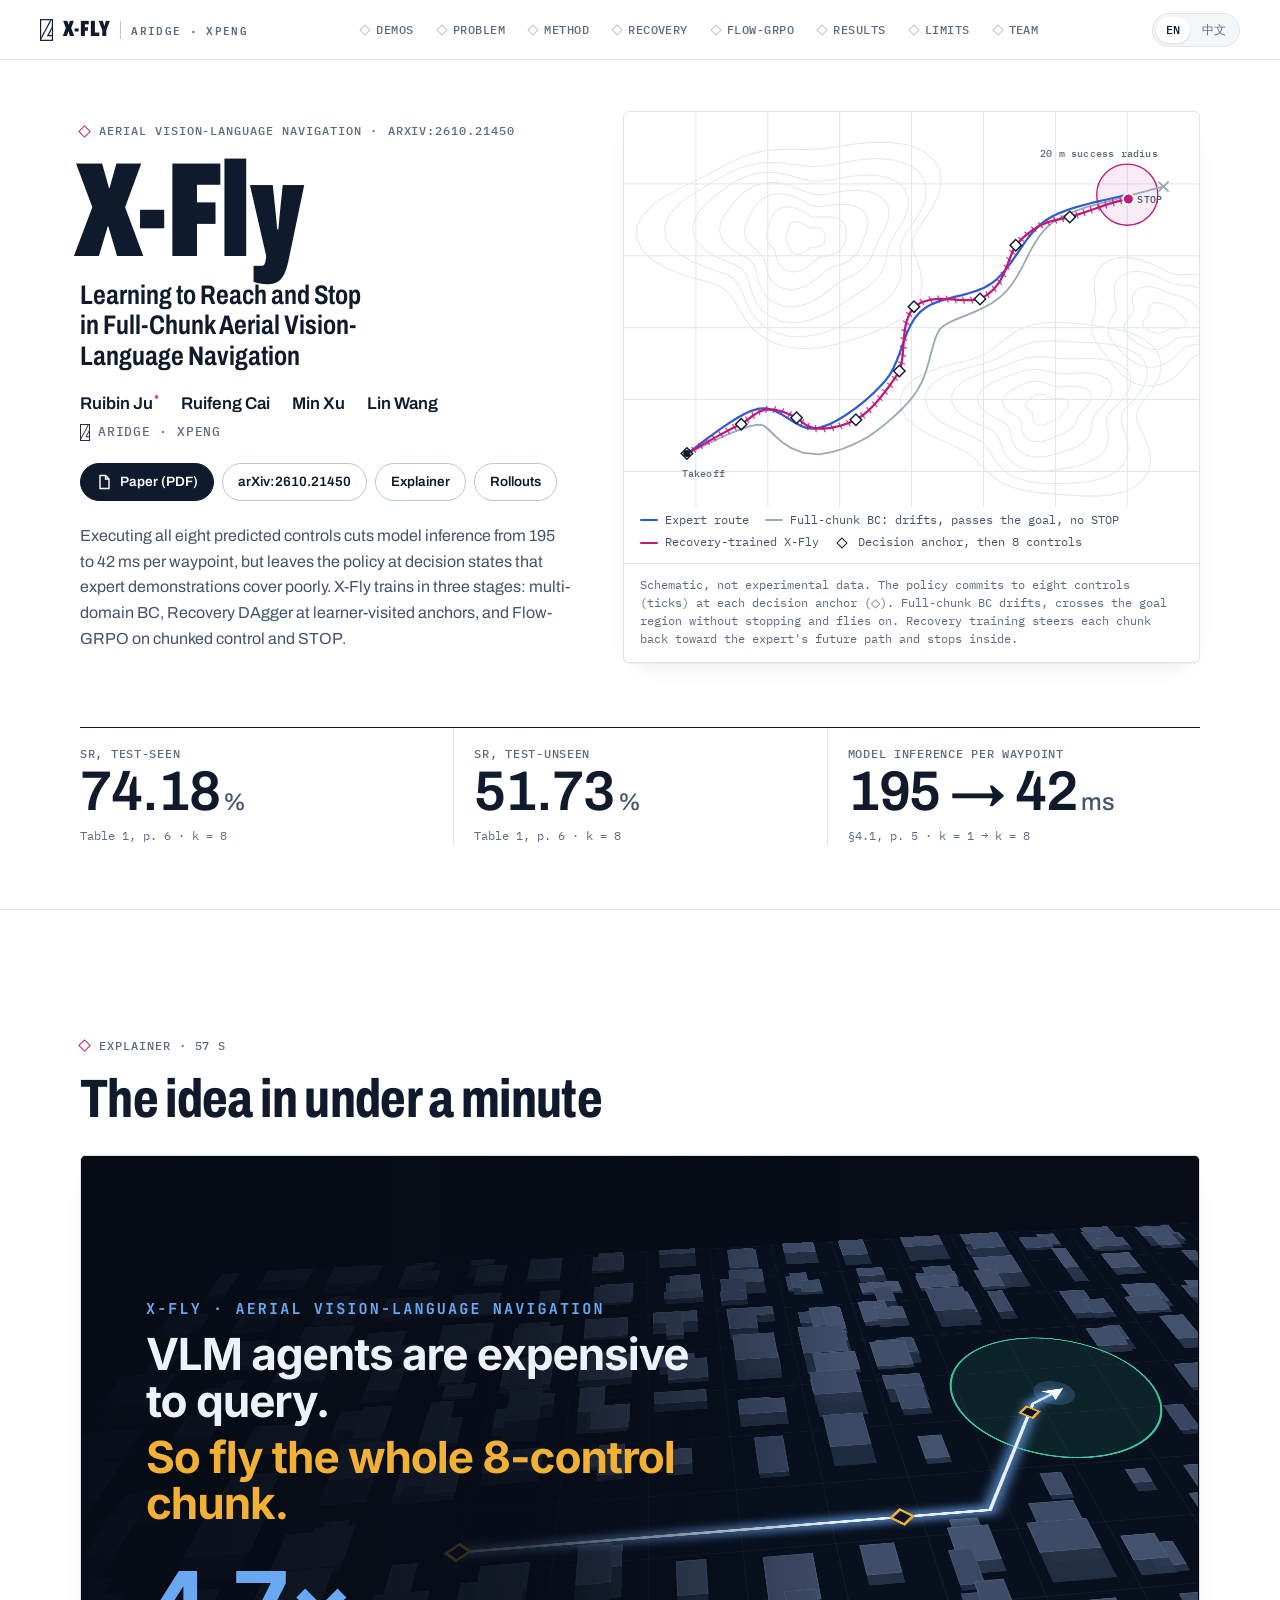
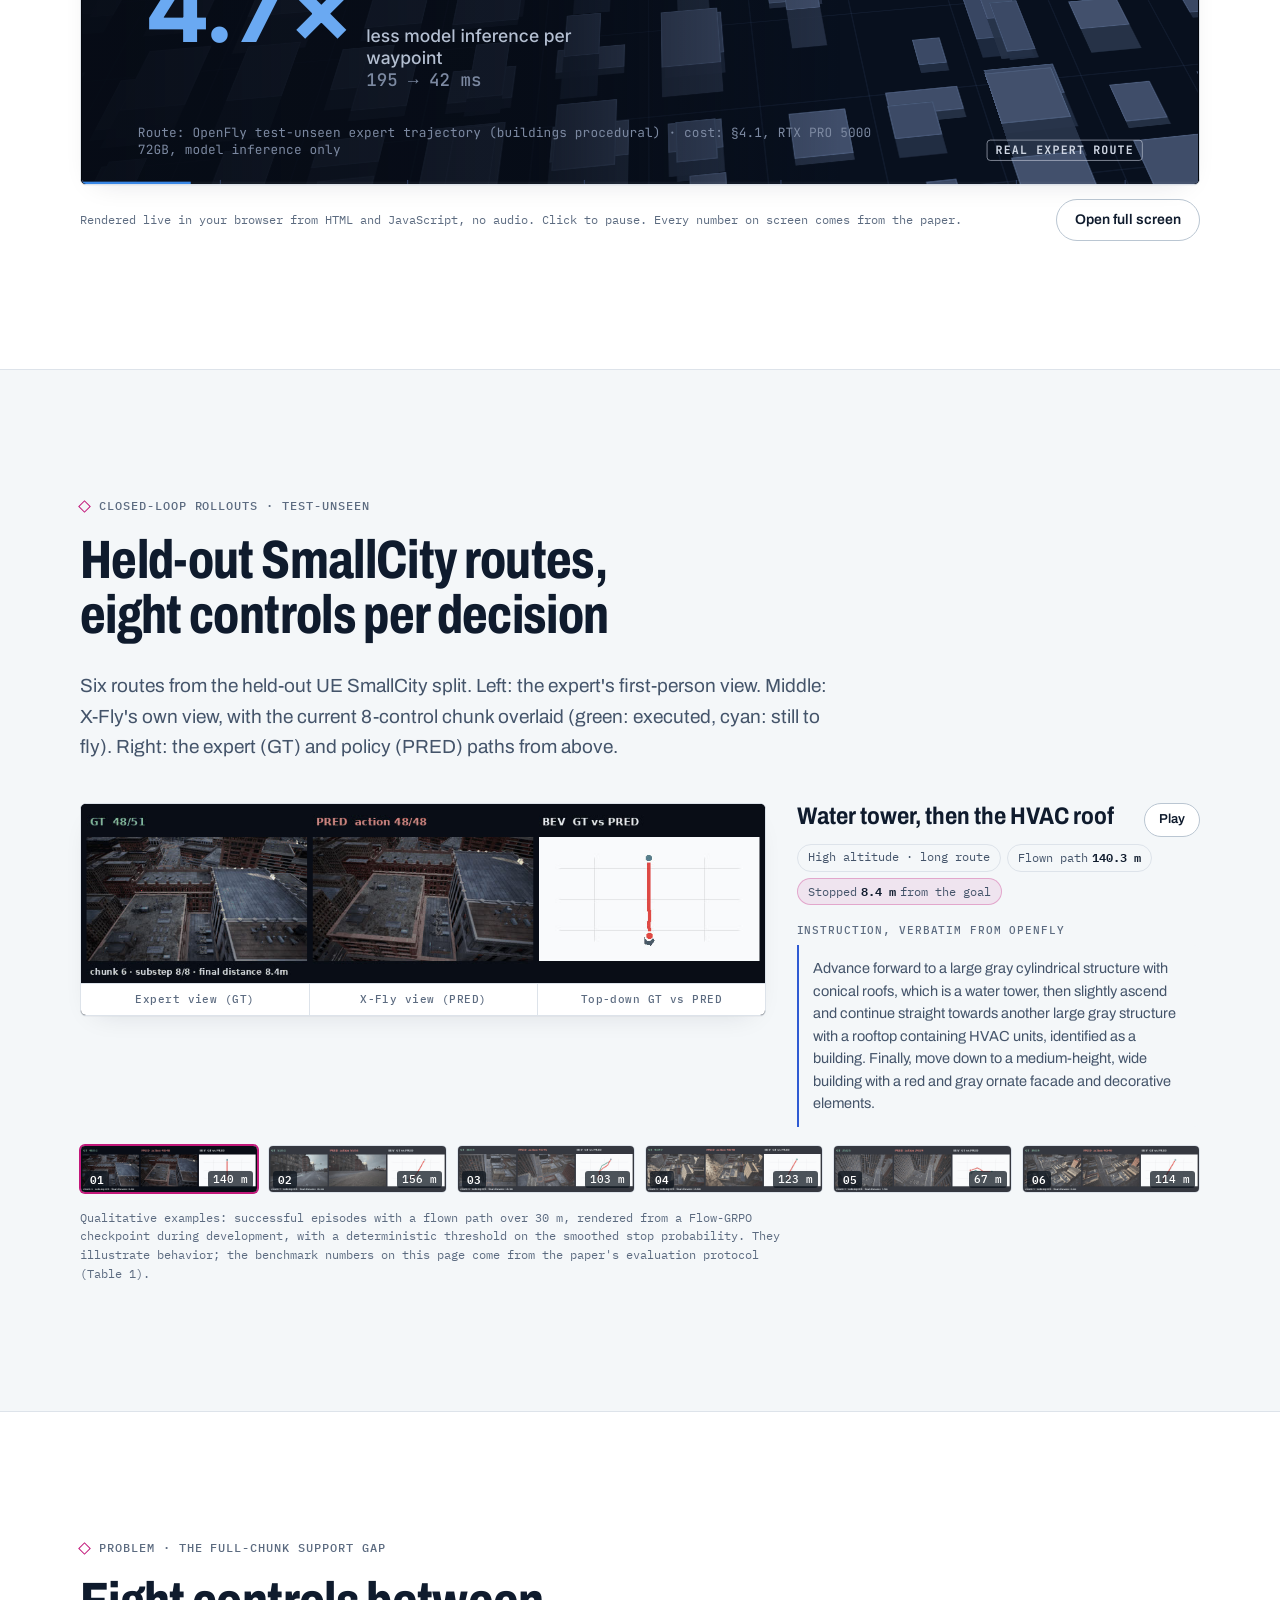
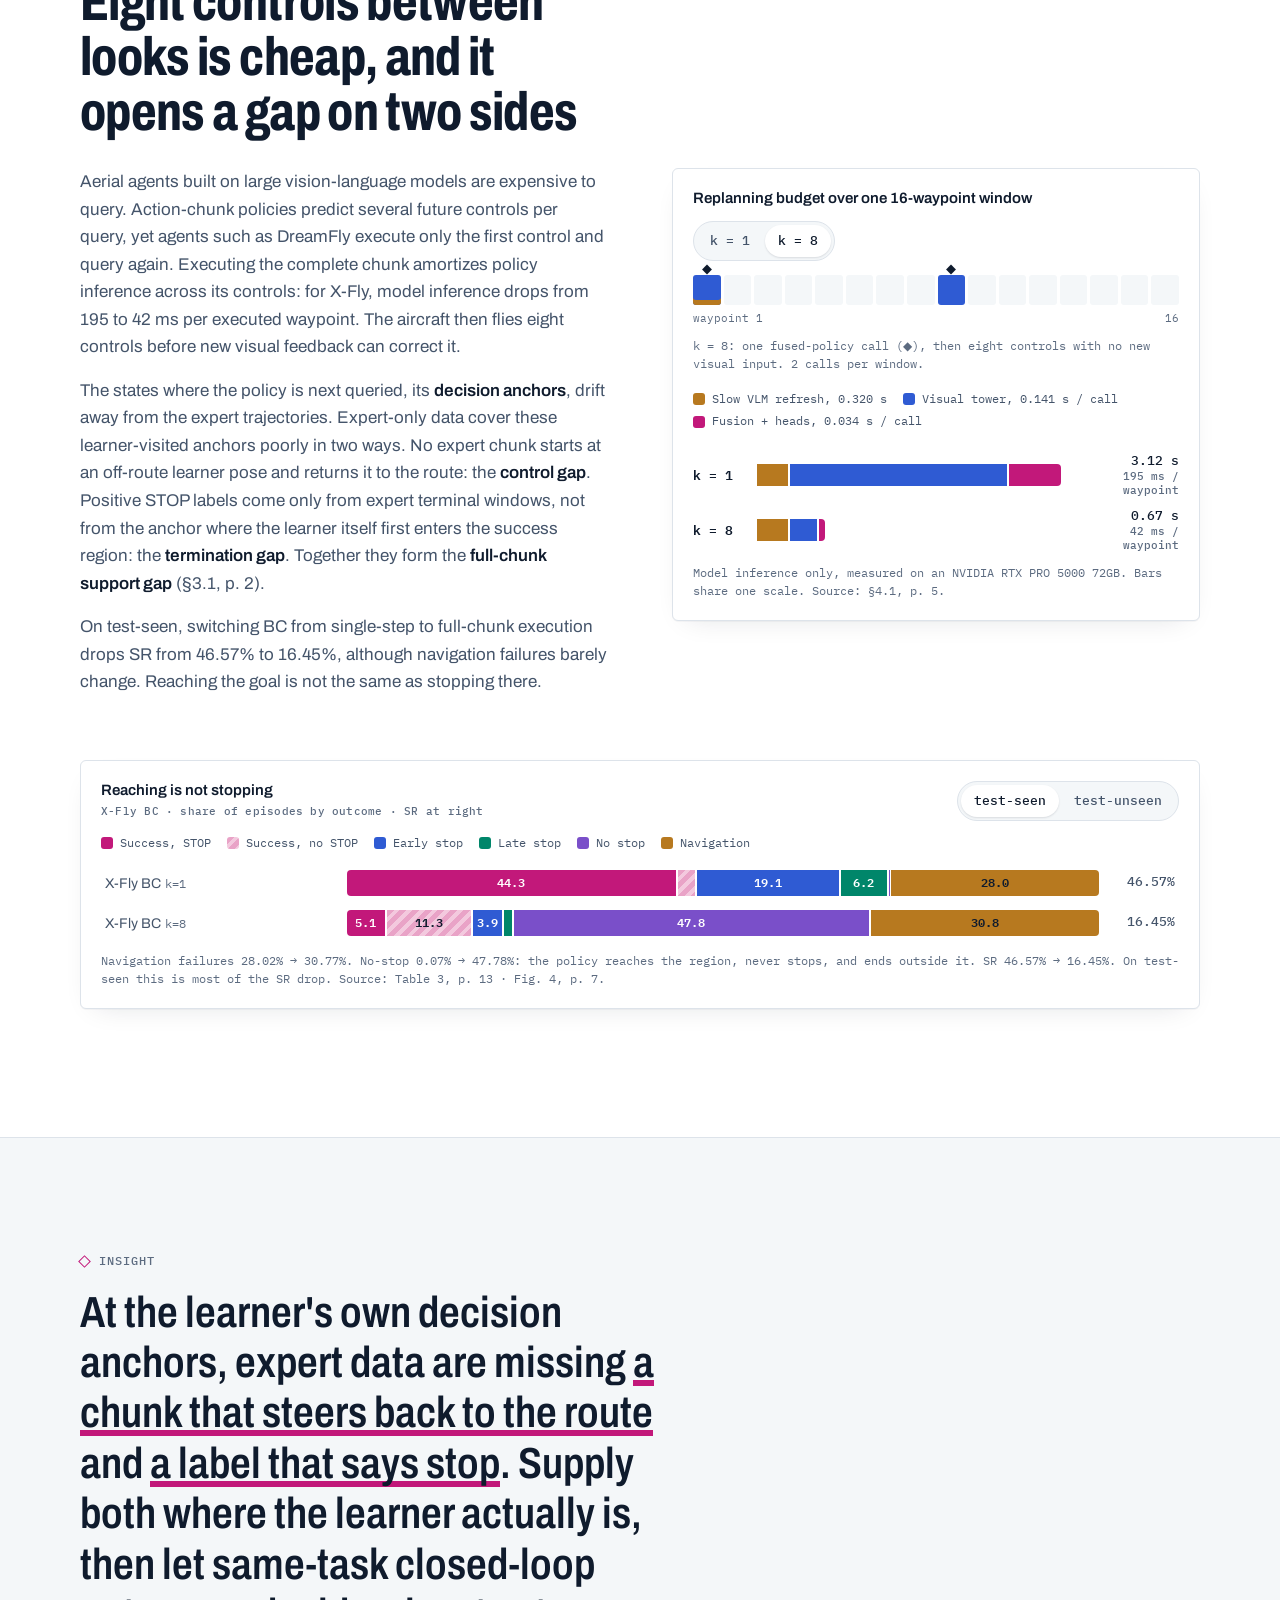
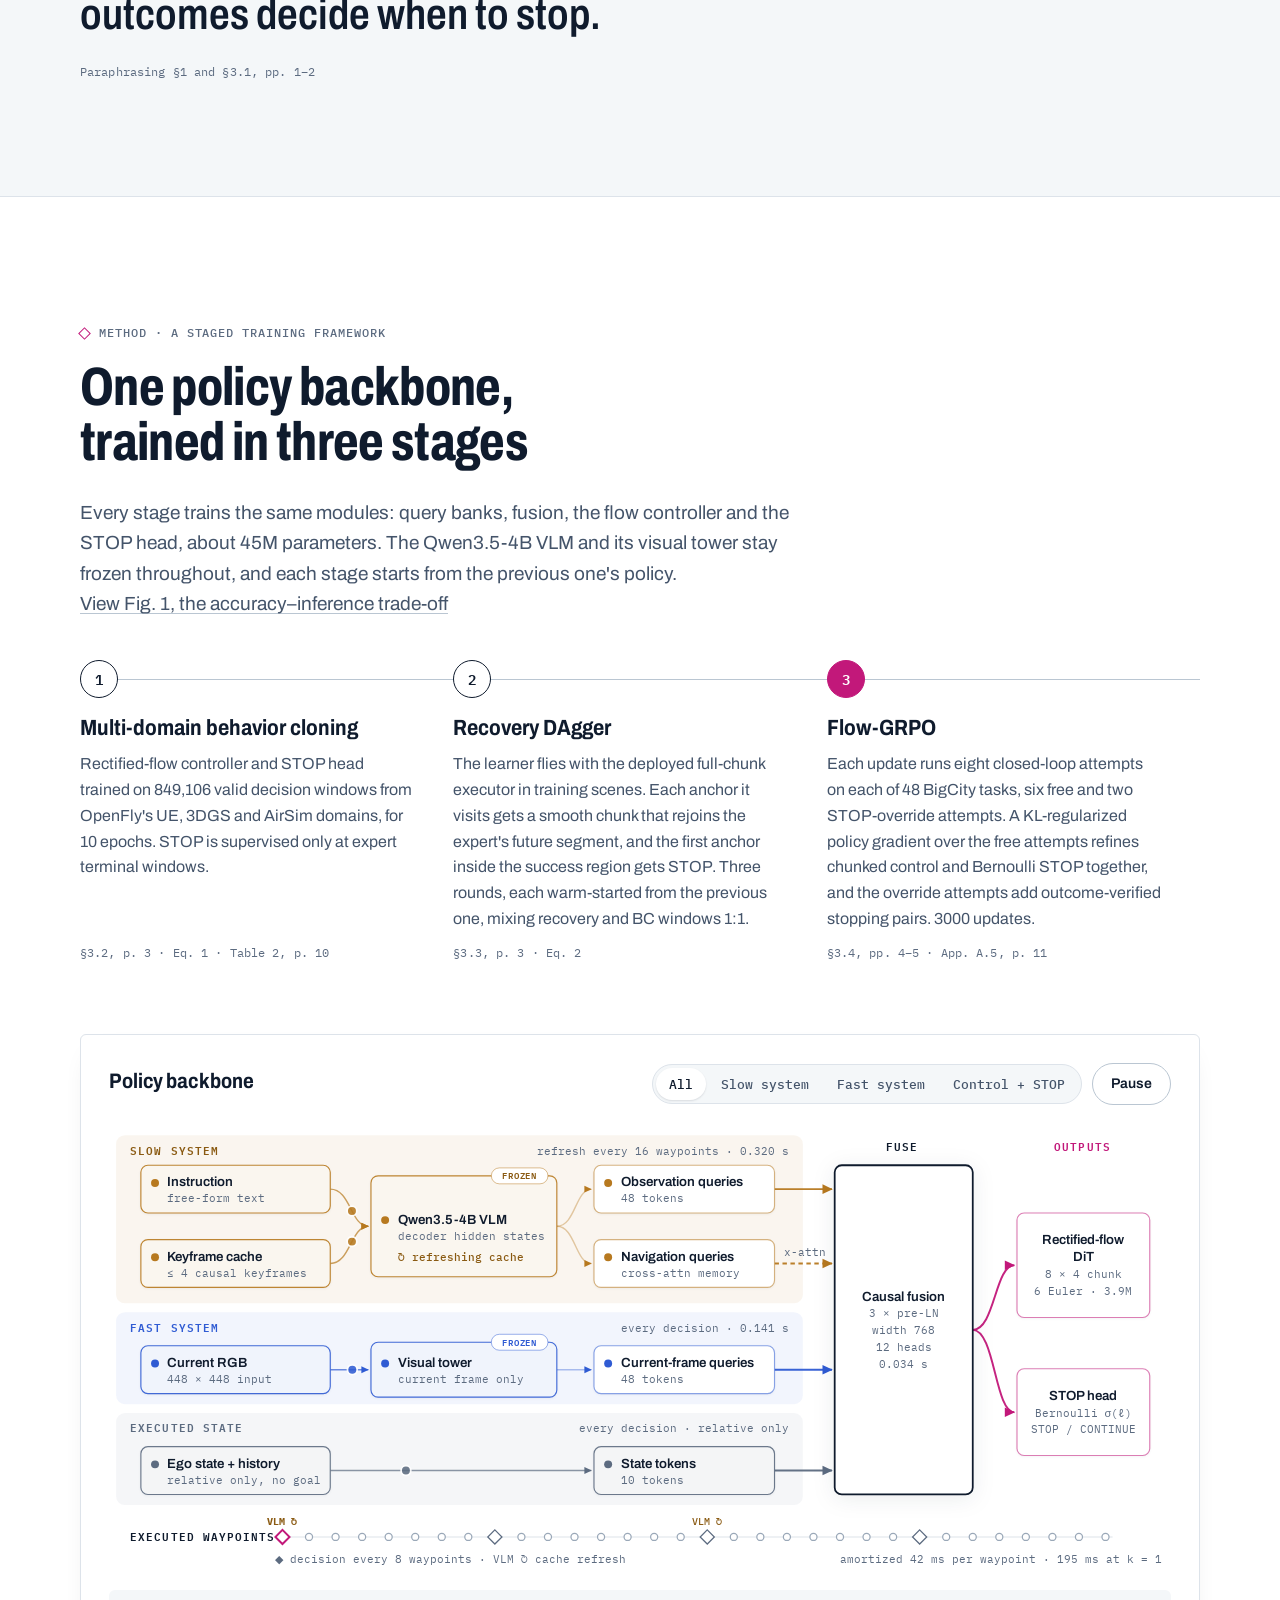
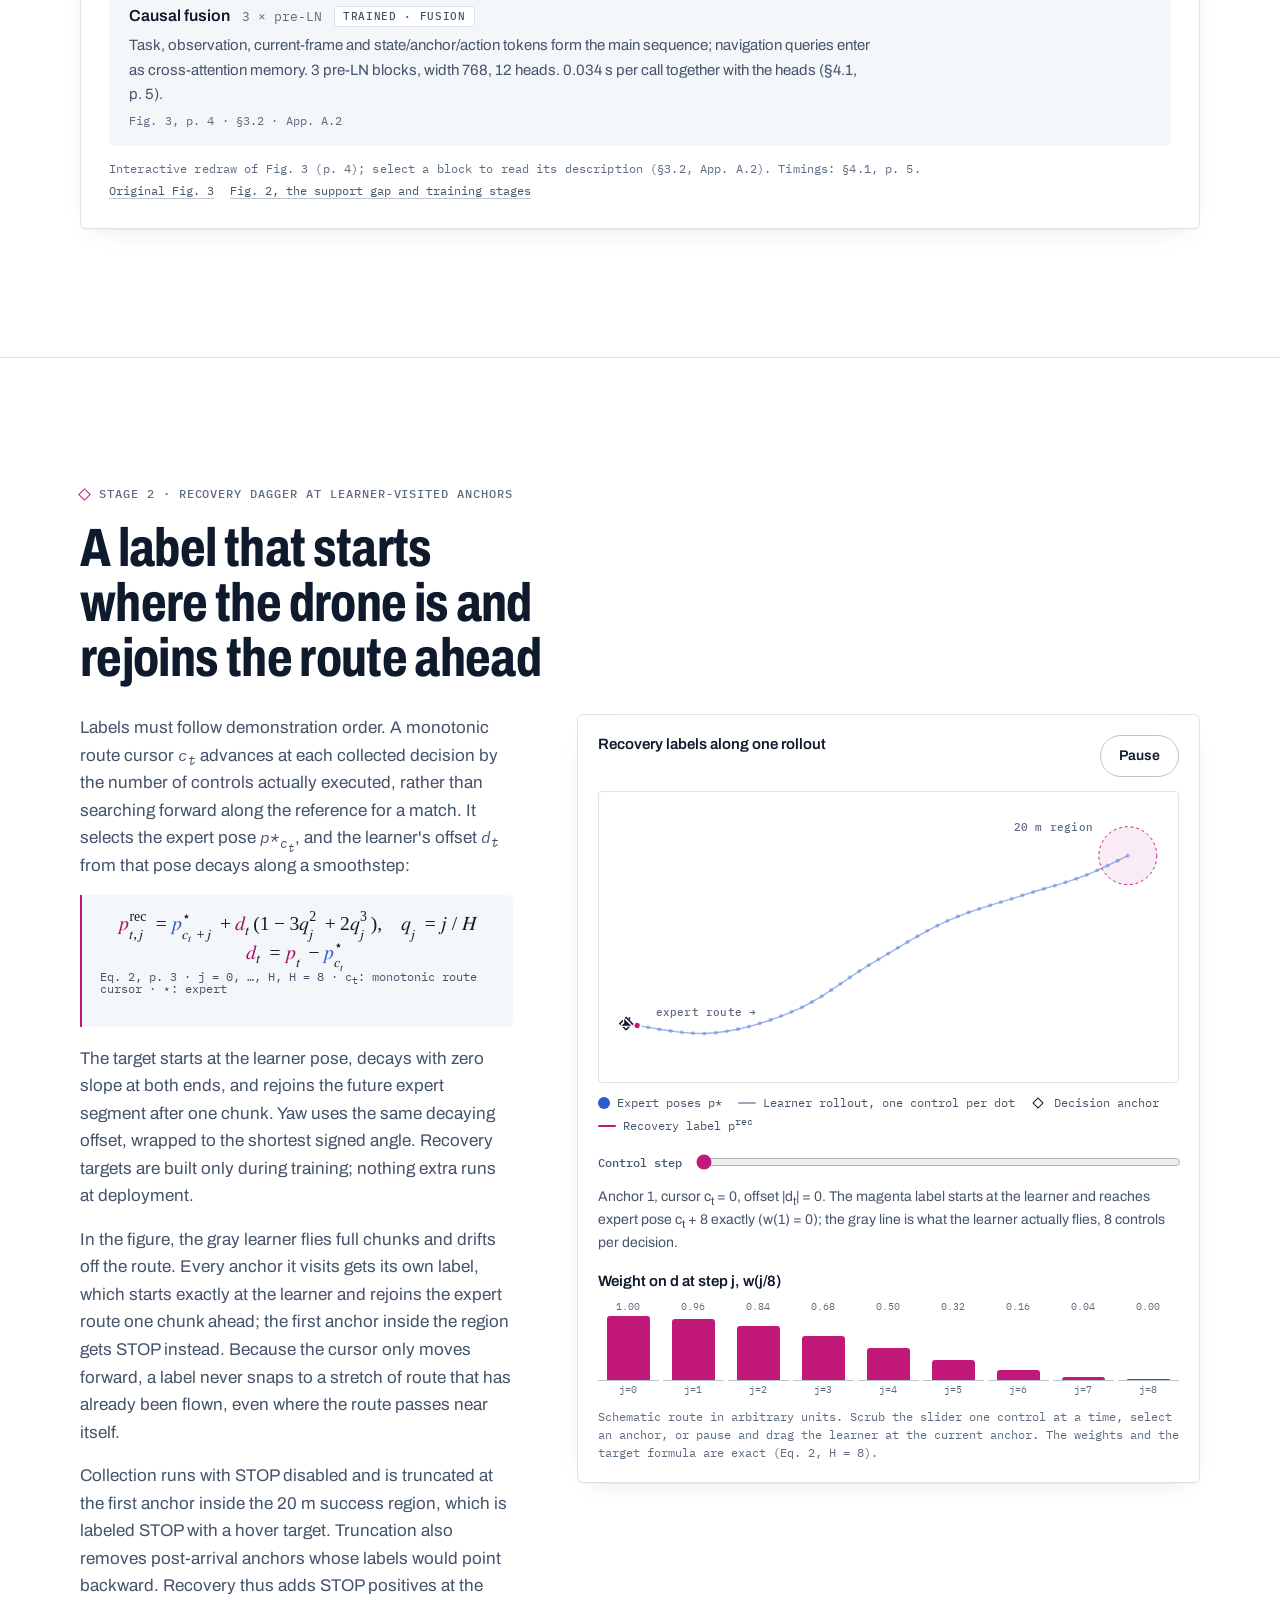
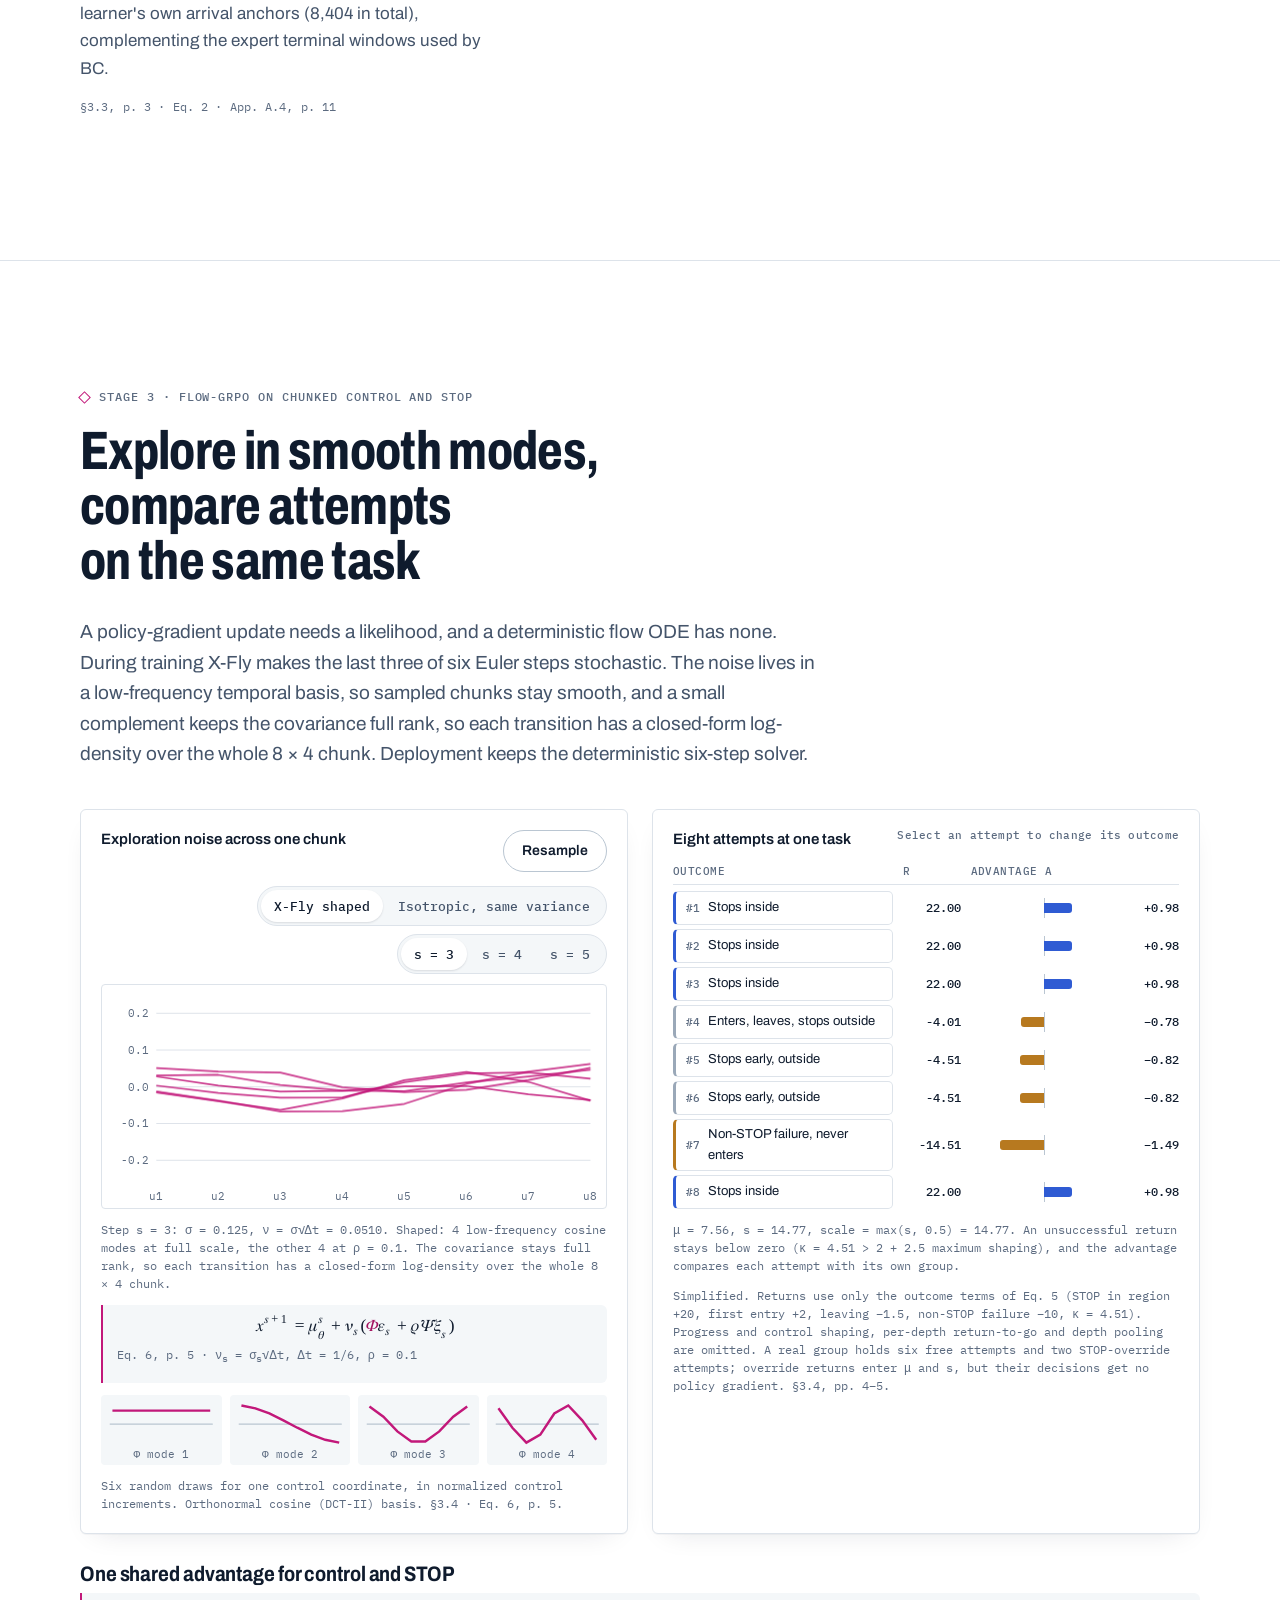
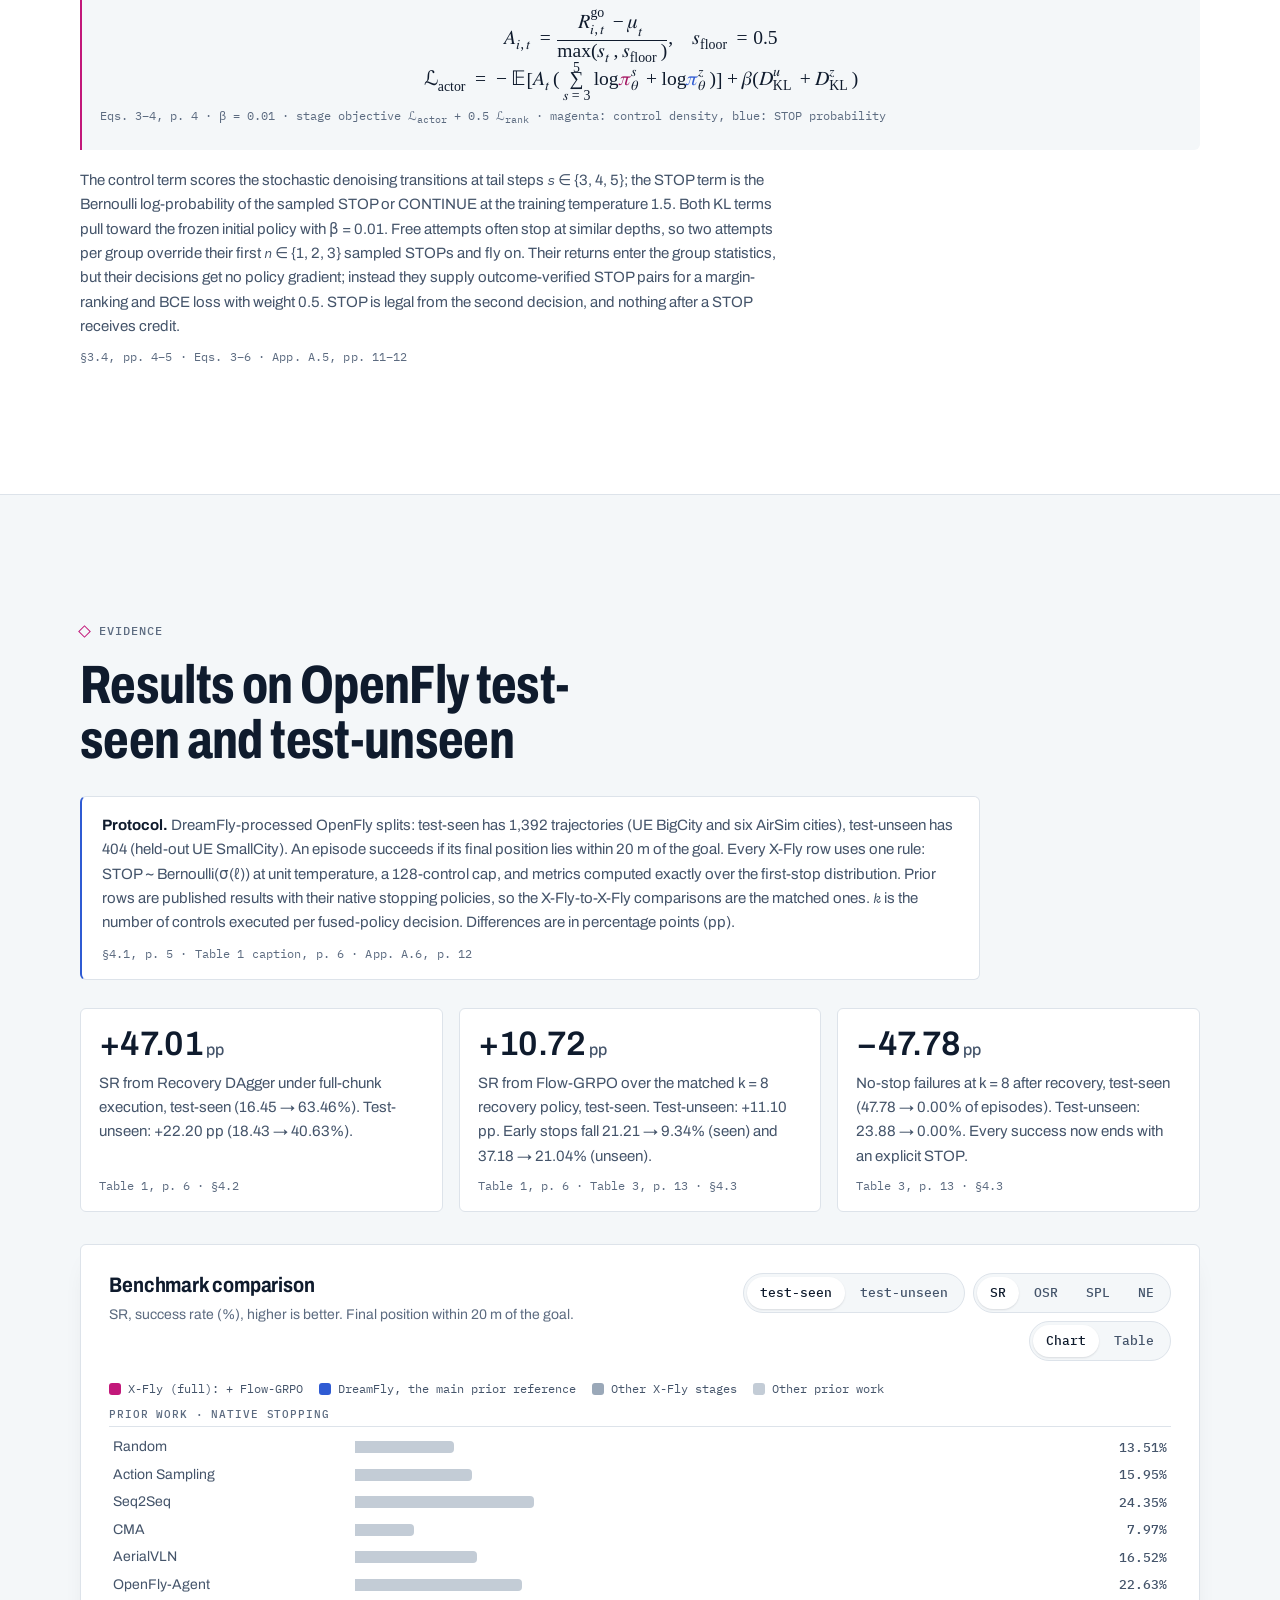
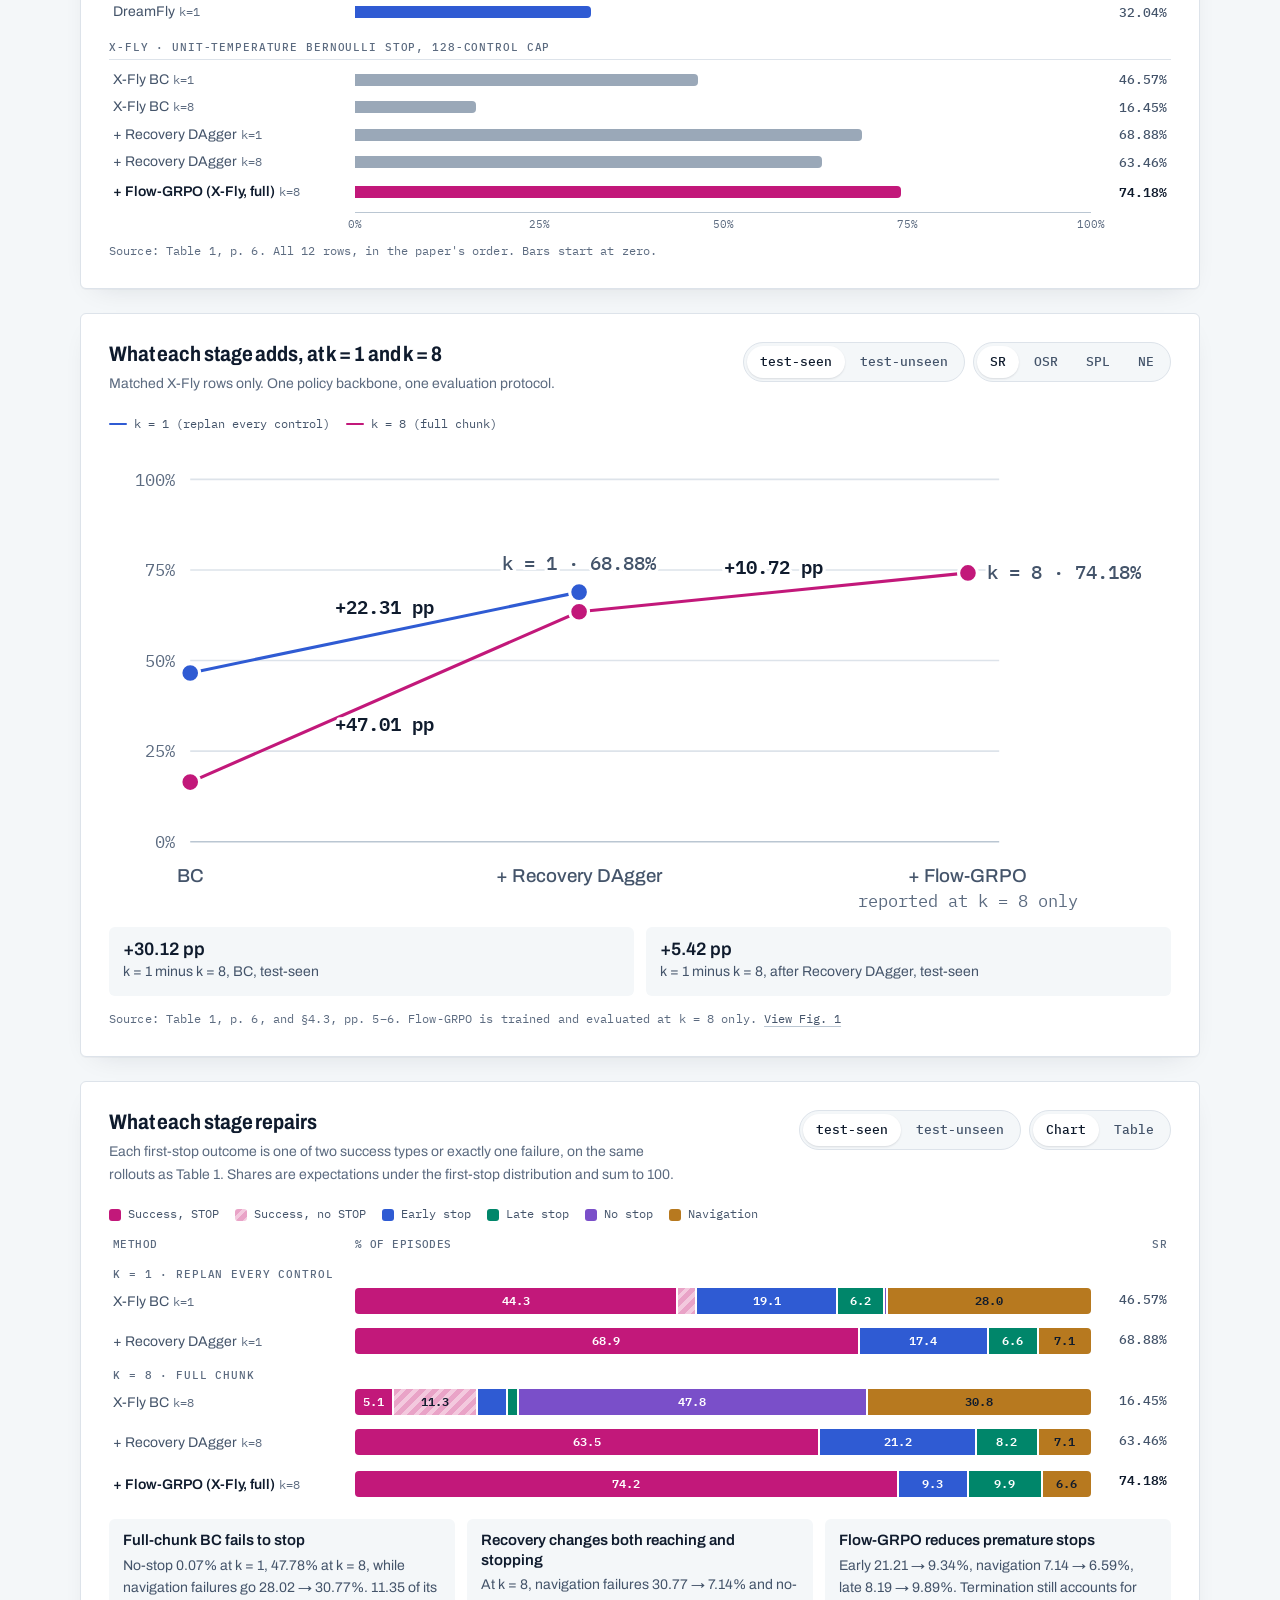
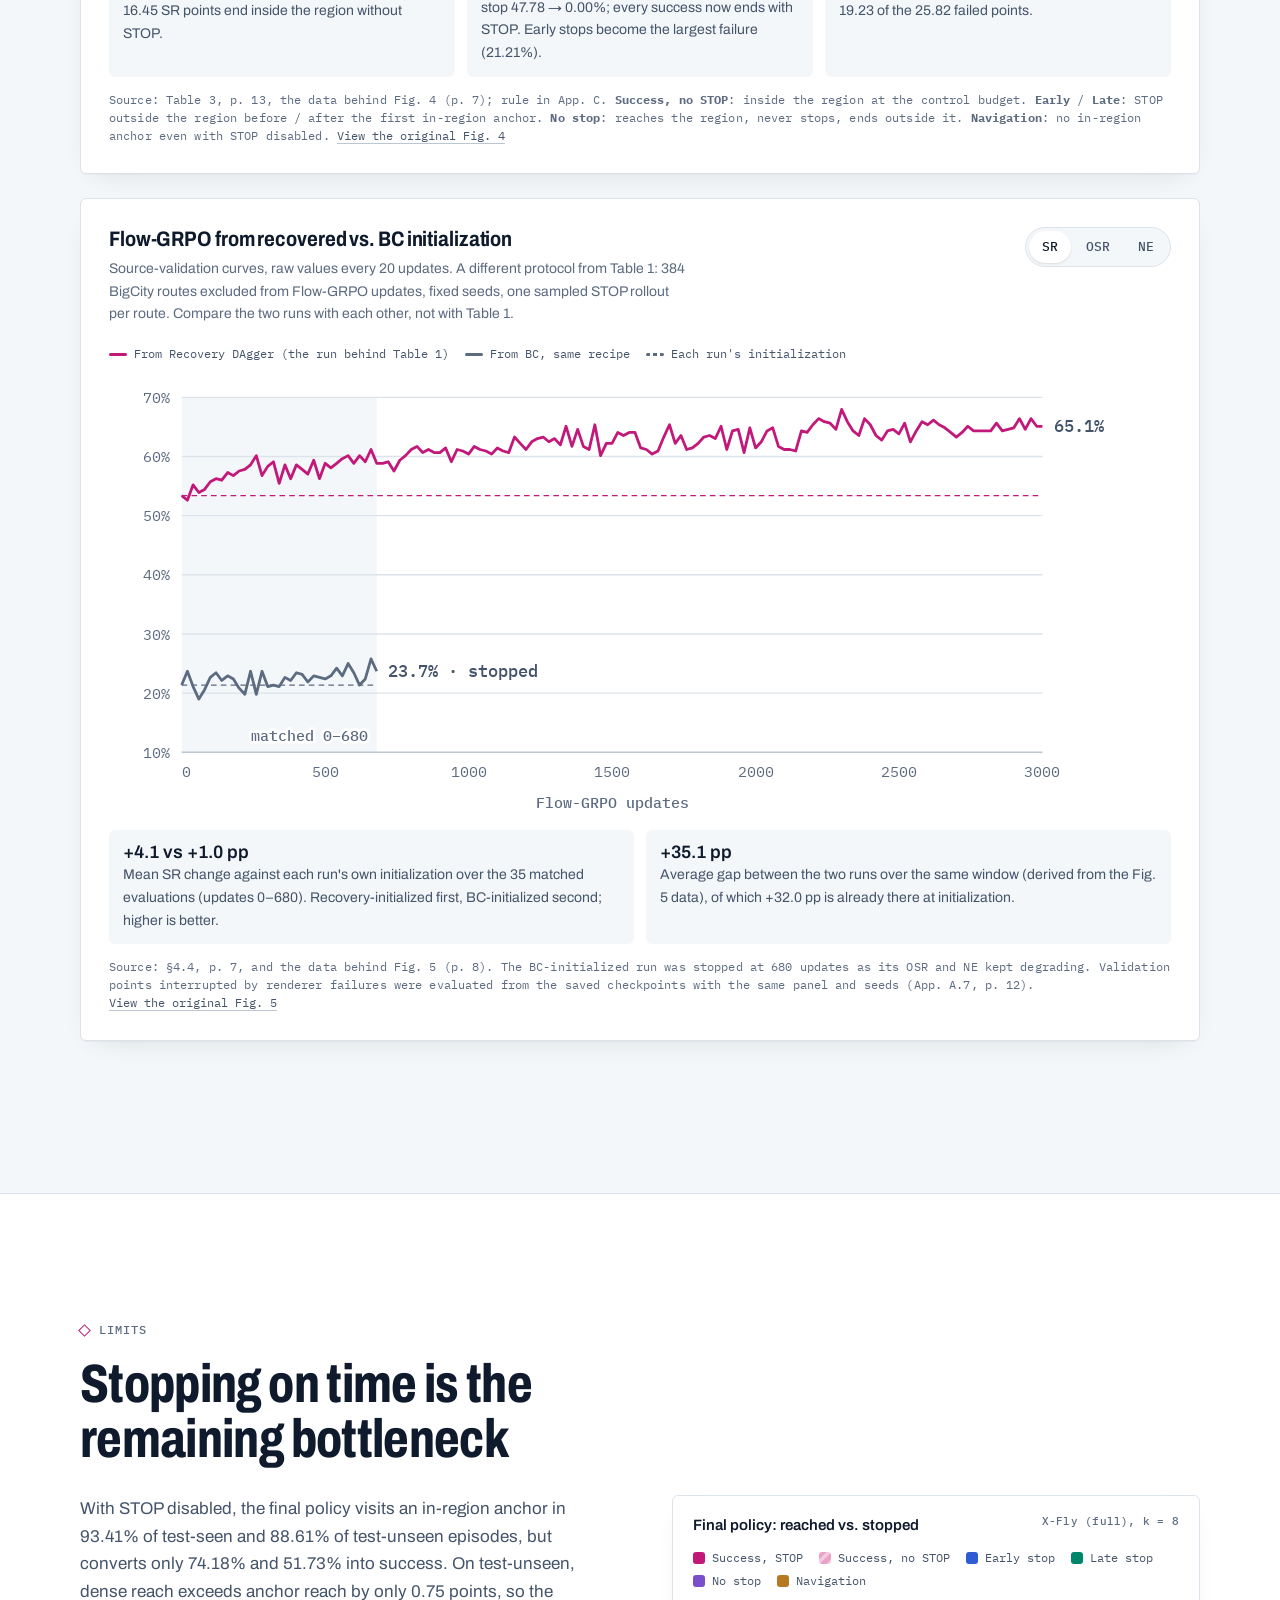
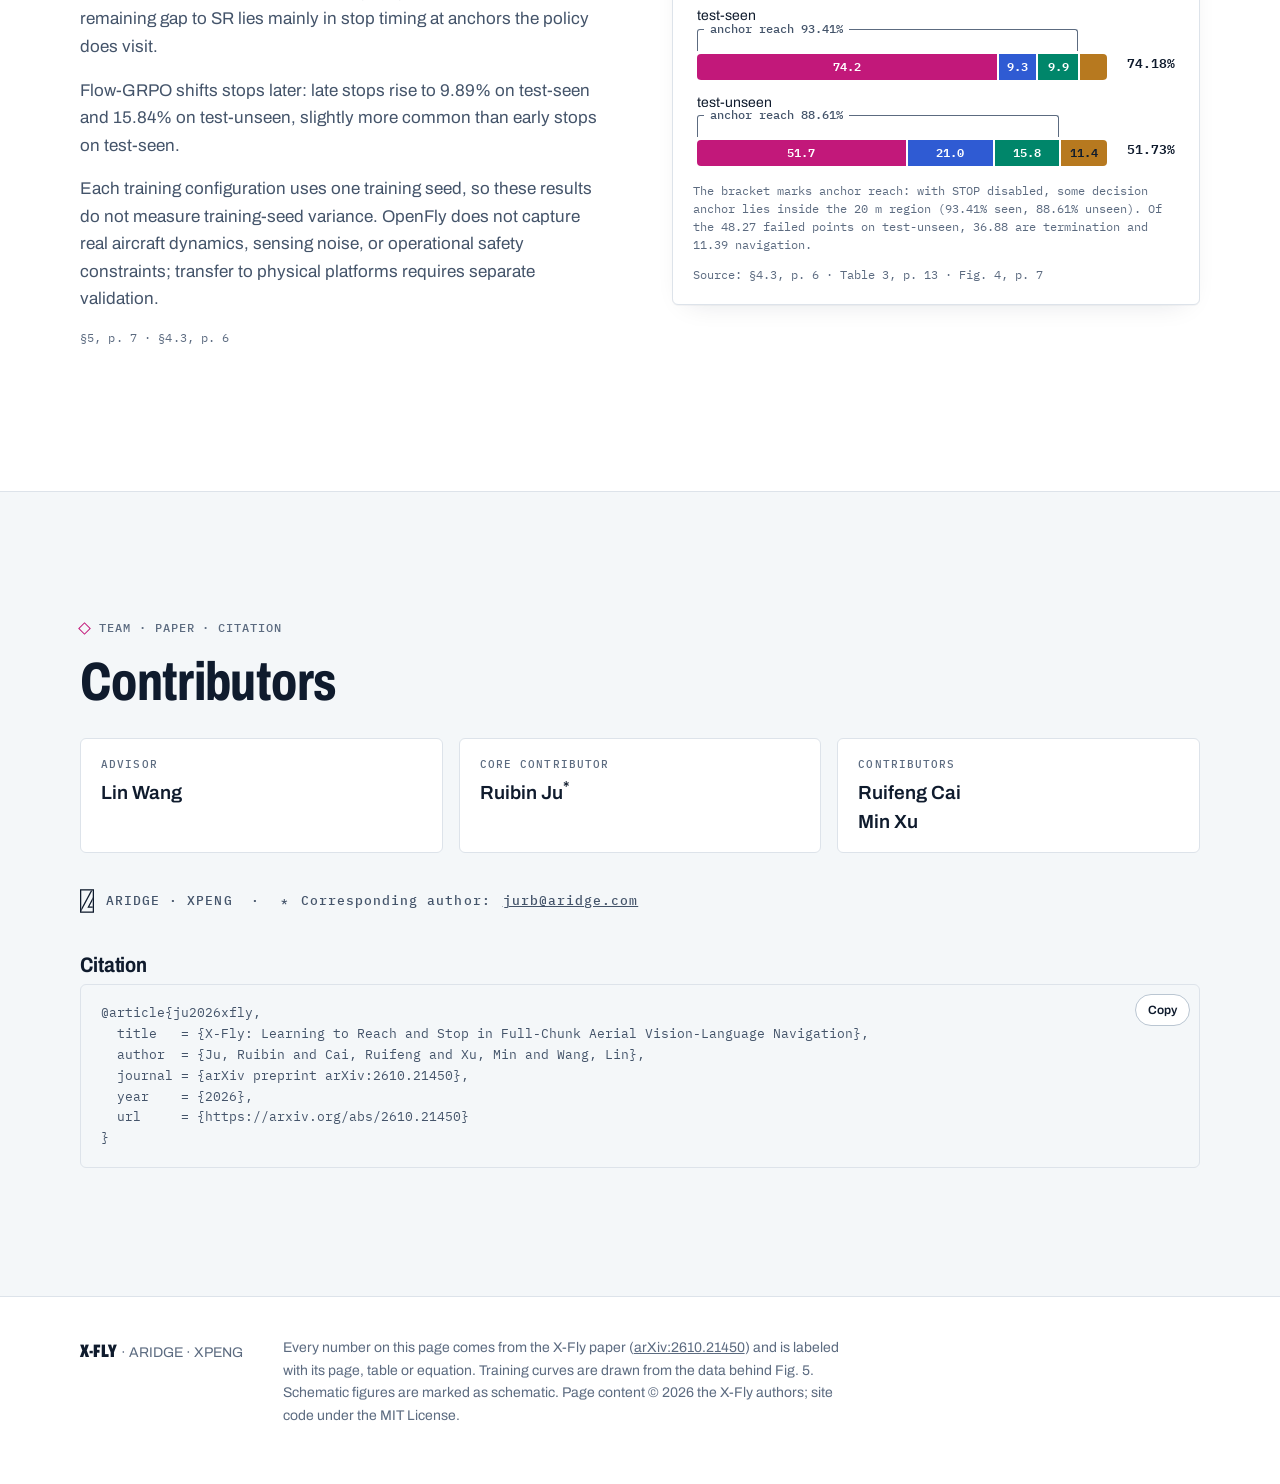
<file: index.html>
<!doctype html>
<html lang="en">
<head>
<meta charset="utf-8">
<meta name="viewport" content="width=device-width, initial-scale=1">
<title>X-Fly: Learning to Reach and Stop in Full-Chunk Aerial Vision-Language Navigation</title>
<meta name="description" content="X-Fly is a staged training framework for full-chunk aerial vision-language navigation: multi-domain BC, Recovery DAgger at learner-visited anchors, then Flow-GRPO on chunked control and STOP. 74.18% SR on OpenFly test-seen, 51.73% on test-unseen, with eight controls per decision.">
<meta name="citation_title" content="X-Fly: Learning to Reach and Stop in Full-Chunk Aerial Vision-Language Navigation">
<meta name="citation_author" content="Ju, Ruibin">
<meta name="citation_author" content="Cai, Ruifeng">
<meta name="citation_author" content="Xu, Min">
<meta name="citation_author" content="Wang, Lin">
<meta name="citation_publication_date" content="2026/10/15">
<meta name="citation_arxiv_id" content="2610.21450">
<meta name="citation_pdf_url" content="https://arxiv.org/pdf/2610.21450">
<meta property="og:type" content="website">
<meta property="og:title" content="X-Fly: Learning to Reach and Stop in Full-Chunk Aerial VLN">
<meta property="og:description" content="Staged training for full-chunk aerial VLN. 74.18% / 51.73% SR on OpenFly test-seen / test-unseen at 4.7× less model inference per waypoint.">
<meta property="og:image" content="https://juliusju572.github.io/x-fly/assets/rollouts/water_tower_140m.jpg">
<meta name="twitter:card" content="summary_large_image">
<link rel="alternate" hreflang="en" href="https://juliusju572.github.io/x-fly/">
<link rel="alternate" hreflang="zh" href="https://juliusju572.github.io/x-fly/zh/">
<link rel="icon" href="assets/brand/aridge_mark.svg" type="image/svg+xml">
<link rel="preconnect" href="https://fonts.googleapis.com">
<link rel="preconnect" href="https://fonts.gstatic.com" crossorigin>
<link href="https://fonts.googleapis.com/css2?family=Archivo:wdth,wght@62..125,300..900&family=IBM+Plex+Mono:wght@400;500;600&display=swap" rel="stylesheet">
<link rel="stylesheet" href="css/tokens.css">
<link rel="stylesheet" href="css/base.css">
<link rel="stylesheet" href="css/sections.css">
<link rel="stylesheet" href="css/charts.css">
<link rel="stylesheet" href="css/widgets.css">
</head>
<body>
<a class="skip" href="#main">Skip to content</a>

<header class="nav" id="nav">
  <a class="nav__brand" href="#top" aria-label="X-Fly, back to top">
    <svg class="brand-mark" viewBox="0 0 22 37" fill="none" stroke="currentColor" stroke-width="2" aria-hidden="true"><defs><clipPath id="bm-c"><rect x="2" y="2" width="18" height="33"/></clipPath></defs><g clip-path="url(#bm-c)"><path d="M-2.628 41L22.028 -5"/><path d="M24.456 7L13.2 28H24" stroke-linejoin="miter"/></g><rect x="1" y="1" width="20" height="35"/></svg>
    <span>X-FLY</span><span class="brand-sep" aria-hidden="true"></span><span class="brand-org">ARIDGE · XPENG</span>
  </a>
  <nav class="route" aria-label="Sections">
    <ol>
      <li><a href="#demos" data-spy="demos"><span class="wp" aria-hidden="true"></span>Demos</a></li>
      <li><a href="#problem" data-spy="problem"><span class="wp" aria-hidden="true"></span>Problem</a></li>
      <li><a href="#method" data-spy="method"><span class="wp" aria-hidden="true"></span>Method</a></li>
      <li><a href="#recovery" data-spy="recovery"><span class="wp" aria-hidden="true"></span>Recovery</a></li>
      <li><a href="#grpo" data-spy="grpo"><span class="wp" aria-hidden="true"></span>Flow-GRPO</a></li>
      <li><a href="#results" data-spy="results"><span class="wp" aria-hidden="true"></span>Results</a></li>
      <li><a href="#limits" data-spy="limits"><span class="wp" aria-hidden="true"></span>Limits</a></li>
      <li><a href="#team" data-spy="team"><span class="wp" aria-hidden="true"></span>Team</a></li>
    </ol>
  </nav>
  <a class="lang-btn" href="zh/" hreflang="zh" lang="zh" data-lang-link aria-label="切换到中文"><span aria-current="true" lang="en">EN</span><span>中文</span></a>
</header>

<main id="main">
<!-- ============ HERO ============ -->
<section class="hero" id="top" aria-labelledby="hero-title">
  <div class="wrap hero__grid">
    <div class="hero__text">
      <p class="eyebrow">Aerial vision-language navigation · <span data-bind="paper.venue">arXiv:2610.21450</span></p>
      <h1 id="hero-title" class="display">
        <span class="display__name">X-Fly</span>
        <span class="display__title">Learning to Reach and Stop in Full-Chunk Aerial Vision-Language Navigation</span>
      </h1>
      <p class="authors"><span>Ruibin Ju<sup>*</sup></span><span>Ruifeng Cai</span><span>Min Xu</span><span>Lin Wang</span></p>
      <p class="affil"><svg class="brand-mark" viewBox="0 0 22 37" fill="none" stroke="currentColor" stroke-width="2" aria-hidden="true"><defs><clipPath id="bm-c2"><rect x="2" y="2" width="18" height="33"/></clipPath></defs><g clip-path="url(#bm-c2)"><path d="M-2.628 41L22.028 -5"/><path d="M24.456 7L13.2 28H24" stroke-linejoin="miter"/></g><rect x="1" y="1" width="20" height="35"/></svg>ARIDGE · XPENG</p>
      <div class="hero__cta">
        <a class="btn btn--solid" href="https://arxiv.org/pdf/2610.21450"><svg viewBox="0 0 16 16" aria-hidden="true"><path d="M4 1.5h5.5L13 5v9.5H4z M9.5 1.5V5H13" fill="none" stroke="currentColor" stroke-width="1.4"/></svg>Paper (PDF)</a>
        <a class="btn" href="https://arxiv.org/abs/2610.21450">arXiv:2610.21450</a>
        <a class="btn" href="#video">Explainer</a>
        <a class="btn" href="#demos">Rollouts</a>
      </div>
      <p class="lede">Executing all eight predicted controls cuts model inference from 195 to 42 ms per waypoint, but leaves the policy at decision states that expert demonstrations cover poorly. X-Fly trains in three stages: multi-domain BC, Recovery DAgger at learner-visited anchors, and Flow-GRPO on chunked control and STOP.</p>
    </div>
    <figure class="plate" id="hero-plate" aria-labelledby="plate-cap">
      <div class="plate__svg" data-mount="hero"></div>
      <figcaption id="plate-cap" class="plate__cap">Schematic, not experimental data. The policy commits to eight controls (ticks) at each decision anchor (◇). Full-chunk BC drifts, crosses the goal region without stopping and flies on. Recovery training steers each chunk back toward the expert's future path and stops inside.</figcaption>
    </figure>
  </div>
  <div class="wrap">
    <dl class="readout" aria-label="Headline results">
      <div class="readout__cell">
        <dt>SR, test-seen</dt>
        <dd><span class="readout__num" data-bind="value:grpo8.seen.SR">74.18</span><span class="readout__unit">%</span></dd>
        <dd class="readout__src">Table 1, p.&nbsp;6 · k = 8</dd>
      </div>
      <div class="readout__cell">
        <dt>SR, test-unseen</dt>
        <dd><span class="readout__num" data-bind="value:grpo8.unseen.SR">51.73</span><span class="readout__unit">%</span></dd>
        <dd class="readout__src">Table 1, p.&nbsp;6 · k = 8</dd>
      </div>
      <div class="readout__cell">
        <dt>Model inference per waypoint</dt>
        <dd><span class="readout__num">195 → 42</span><span class="readout__unit">ms</span></dd>
        <dd class="readout__src">§4.1, p.&nbsp;5 · k = 1 → k = 8</dd>
      </div>
    </dl>
  </div>
</section>

<!-- ============ VIDEO ============ -->
<section class="section" id="video" aria-labelledby="video-title">
  <div class="wrap">
    <p class="eyebrow">Explainer · 57 s</p>
    <h2 id="video-title" class="h2">The idea in under a minute</h2>
    <div class="explainer">
      <div class="explainer__frame"><iframe src="video/?embed=1" title="X-Fly explainer, 57 seconds, no audio" loading="lazy" allow="fullscreen"></iframe></div>
      <div class="explainer__bar">
        <p>Rendered live in your browser from HTML and JavaScript, no audio. Click to pause. Every number on screen comes from the paper.</p>
        <a class="btn" href="video/">Open full screen</a>
      </div>
    </div>
  </div>
</section>

<!-- ============ DEMOS ============ -->
<section class="section section--band" id="demos" aria-labelledby="demos-title">
  <div class="wrap">
    <p class="eyebrow">Closed-loop rollouts · test-unseen</p>
    <h2 id="demos-title" class="h2">Held-out SmallCity routes, eight controls per decision</h2>
    <p class="lede lede--narrow">Six routes from the held-out UE SmallCity split. Left: the expert's first-person view. Middle: X-Fly's own view, with the current 8-control chunk overlaid (green: executed, cyan: still to fly). Right: the expert (GT) and policy (PRED) paths from above.</p>
    <div data-mount="demos"></div>
    <p class="demo__note">Qualitative examples: successful episodes with a flown path over 30 m, rendered from a Flow-GRPO checkpoint during development, with a deterministic threshold on the smoothed stop probability. They illustrate behavior; the benchmark numbers on this page come from the paper's evaluation protocol (Table 1).</p>
  </div>
</section>

<!-- ============ PROBLEM ============ -->
<section class="section" id="problem" aria-labelledby="problem-title">
  <div class="wrap">
    <p class="eyebrow">Problem · the full-chunk support gap</p>
    <h2 id="problem-title" class="h2">Eight controls between looks is cheap, and it opens a gap on two sides</h2>
    <div class="cols">
      <div class="prose">
        <p>Aerial agents built on large vision-language models are expensive to query. Action-chunk policies predict several future controls per query, yet agents such as DreamFly execute only the first control and query again. Executing the complete chunk amortizes policy inference across its controls: for X-Fly, model inference drops from 195 to 42 ms per executed waypoint. The aircraft then flies eight controls before new visual feedback can correct it.</p>
        <p>The states where the policy is next queried, its <em>decision anchors</em>, drift away from the expert trajectories. Expert-only data cover these learner-visited anchors poorly in two ways. No expert chunk starts at an off-route learner pose and returns it to the route: the <em>control gap</em>. Positive STOP labels come only from expert terminal windows, not from the anchor where the learner itself first enters the success region: the <em>termination gap</em>. Together they form the <em>full-chunk support gap</em> (§3.1, p.&nbsp;2).</p>
        <p>On test-seen, switching BC from single-step to full-chunk execution drops SR from 46.57% to 16.45%, although navigation failures barely change. Reaching the goal is not the same as stopping there.</p>
      </div>
      <div class="widget" data-mount="chunk-cost"></div>
    </div>
    <div class="evidence" data-mount="bc-collapse"></div>
  </div>
</section>

<!-- ============ INSIGHT ============ -->
<section class="insight" aria-label="Insight">
  <div class="wrap">
    <p class="eyebrow">Insight</p>
    <blockquote class="insight__quote">At the learner's own decision anchors, expert data are missing <mark>a chunk that steers back to the route</mark> and <mark>a label that says stop</mark>. Supply both where the learner actually is, then let same-task closed-loop outcomes decide when to stop.</blockquote>
    <p class="insight__src">Paraphrasing §1 and §3.1, pp.&nbsp;1–2</p>
  </div>
</section>

<!-- ============ METHOD ============ -->
<section class="section" id="method" aria-labelledby="method-title">
  <div class="wrap">
    <p class="eyebrow">Method · a staged training framework</p>
    <h2 id="method-title" class="h2">One policy backbone, trained in three stages</h2>
    <p class="lede lede--narrow">Every stage trains the same modules: query banks, fusion, the flow controller and the STOP head, about 45M parameters. The Qwen3.5-4B VLM and its visual tower stay frozen throughout, and each stage starts from the previous one's policy.
      <button class="linkbtn" type="button" data-figure="teaser_sr_cost">View Fig. 1, the accuracy–inference trade-off</button></p>
    <ol class="stages" data-mount="stages">
      <li class="stage">
        <span class="stage__n">1</span>
        <h3 class="stage__t">Multi-domain behavior cloning</h3>
        <p>Rectified-flow controller and STOP head trained on <span data-bind="config.bcWindows">849,106</span> valid decision windows from OpenFly's UE, 3DGS and AirSim domains, for 10 epochs. STOP is supervised only at expert terminal windows.</p>
        <p class="stage__src">§3.2, p.&nbsp;3 · Eq. 1 · Table 2, p.&nbsp;10</p>
      </li>
      <li class="stage">
        <span class="stage__n">2</span>
        <h3 class="stage__t">Recovery DAgger</h3>
        <p>The learner flies with the deployed full-chunk executor in training scenes. Each anchor it visits gets a smooth chunk that rejoins the expert's future segment, and the first anchor inside the success region gets STOP. Three rounds, each warm-started from the previous one, mixing recovery and BC windows 1:1.</p>
        <p class="stage__src">§3.3, p.&nbsp;3 · Eq. 2</p>
      </li>
      <li class="stage">
        <span class="stage__n">3</span>
        <h3 class="stage__t">Flow-GRPO</h3>
        <p>Each update runs eight closed-loop attempts on each of 48 BigCity tasks, six free and two STOP-override attempts. A KL-regularized policy gradient over the free attempts refines chunked control and Bernoulli STOP together, and the override attempts add outcome-verified stopping pairs. 3000 updates.</p>
        <p class="stage__src">§3.4, pp.&nbsp;4–5 · App. A.5, p.&nbsp;11</p>
      </li>
    </ol>

    <div class="arch">
      <div class="arch__head">
        <h3 class="h3">Policy backbone</h3>
      </div>
      <div data-mount="arch"></div>
      <p class="figsrc">Interactive redraw of Fig. 3 (p.&nbsp;4); select a block to read its description (§3.2, App. A.2). Timings: §4.1, p.&nbsp;5.</p>
      <p class="figsrc figsrc--links"><button class="linkbtn" type="button" data-figure="model_architecture">Original Fig. 3</button>
        <button class="linkbtn" type="button" data-figure="mechanism_training">Fig. 2, the support gap and training stages</button></p>
    </div>
  </div>
</section>

<!-- ============ RECOVERY ============ -->
<section class="section" id="recovery" aria-labelledby="recovery-title">
  <div class="wrap">
    <p class="eyebrow">Stage 2 · Recovery DAgger at learner-visited anchors</p>
    <h2 id="recovery-title" class="h2">A label that starts where the drone is and rejoins the route ahead</h2>
    <div class="cols cols--wide">
      <div class="prose">
        <p>Labels must follow demonstration order. A monotonic route cursor <var>c<sub>t</sub></var> advances at each collected decision by the number of controls actually executed, rather than searching forward along the reference for a match. It selects the expert pose <var>p*<sub>c<sub>t</sub></sub></var>, and the learner's offset <var>d<sub>t</sub></var> from that pose decays along a smoothstep:</p>
        <div class="eq" data-mount="eq-recovery"></div>
        <p>The target starts at the learner pose, decays with zero slope at both ends, and rejoins the future expert segment after one chunk. Yaw uses the same decaying offset, wrapped to the shortest signed angle. Recovery targets are built only during training; nothing extra runs at deployment.</p>
        <p>In the figure, the gray learner flies full chunks and drifts off the route. Every anchor it visits gets its own label, which starts exactly at the learner and rejoins the expert route one chunk ahead; the first anchor inside the region gets STOP instead. Because the cursor only moves forward, a label never snaps to a stretch of route that has already been flown, even where the route passes near itself.</p>
        <p>Collection runs with STOP disabled and is truncated at the first anchor inside the 20 m success region, which is labeled STOP with a hover target. Truncation also removes post-arrival anchors whose labels would point backward. Recovery thus adds STOP positives at the learner's own arrival anchors (<span data-bind="config.recoveryStops">8,404</span> in total), complementing the expert terminal windows used by BC.</p>
        <p class="stage__src">§3.3, p.&nbsp;3 · Eq. 2 · App. A.4, p.&nbsp;11</p>
      </div>
      <div class="widget widget--lab" data-mount="recovery-lab"></div>
    </div>
  </div>
</section>

<!-- ============ GRPO ============ -->
<section class="section" id="grpo" aria-labelledby="grpo-title">
  <div class="wrap">
    <p class="eyebrow">Stage 3 · Flow-GRPO on chunked control and STOP</p>
    <h2 id="grpo-title" class="h2">Explore in smooth modes, compare attempts on the same task</h2>
    <p class="lede lede--narrow">A policy-gradient update needs a likelihood, and a deterministic flow ODE has none. During training X-Fly makes the last three of six Euler steps stochastic. The noise lives in a low-frequency temporal basis, so sampled chunks stay smooth, and a small complement keeps the covariance full rank, so each transition has a closed-form log-density over the whole 8 × 4 chunk. Deployment keeps the deterministic six-step solver.</p>
    <div class="grid2">
      <div class="widget" data-mount="noise-lab"></div>
      <div class="widget" data-mount="group-lab"></div>
    </div>
    <div class="objective">
      <h3 class="h3">One shared advantage for control and STOP</h3>
      <div class="eq eq--wide" data-mount="eq-actor"></div>
      <p class="prose-sm">The control term scores the stochastic denoising transitions at tail steps <var>s</var> ∈ {3, 4, 5}; the STOP term is the Bernoulli log-probability of the sampled STOP or CONTINUE at the training temperature 1.5. Both KL terms pull toward the frozen initial policy with β = 0.01. Free attempts often stop at similar depths, so two attempts per group override their first <var>n</var> ∈ {1, 2, 3} sampled STOPs and fly on. Their returns enter the group statistics, but their decisions get no policy gradient; instead they supply outcome-verified STOP pairs for a margin-ranking and BCE loss with weight 0.5. STOP is legal from the second decision, and nothing after a STOP receives credit.</p>
      <p class="stage__src">§3.4, pp.&nbsp;4–5 · Eqs. 3–6 · App. A.5, pp.&nbsp;11–12</p>
    </div>
  </div>
</section>

<!-- ============ RESULTS ============ -->
<section class="section section--band" id="results" aria-labelledby="results-title">
  <div class="wrap">
    <p class="eyebrow">Evidence</p>
    <h2 id="results-title" class="h2">Results on OpenFly test-seen and test-unseen</h2>
    <div class="protocol">
      <p><strong>Protocol.</strong> DreamFly-processed OpenFly splits: test-seen has 1,392 trajectories (UE BigCity and six AirSim cities), test-unseen has 404 (held-out UE SmallCity). An episode succeeds if its final position lies within 20 m of the goal. Every X-Fly row uses one rule: STOP ~ Bernoulli(σ(ℓ)) at unit temperature, a 128-control cap, and metrics computed exactly over the first-stop distribution. Prior rows are published results with their native stopping policies, so the X-Fly-to-X-Fly comparisons are the matched ones. <var>k</var> is the number of controls executed per fused-policy decision. Differences are in percentage points (pp).</p>
      <p class="stage__src">§4.1, p.&nbsp;5 · Table 1 caption, p.&nbsp;6 · App. A.6, p.&nbsp;12</p>
    </div>

    <ul class="findings" data-mount="findings"></ul>

    <article class="panel" aria-labelledby="t1-title">
      <header class="panel__head">
        <div>
          <h3 class="h3" id="t1-title">Benchmark comparison</h3>
          <p class="panel__sub" data-mount="t1-sub"></p>
        </div>
        <div class="panel__controls" data-mount="t1-controls"></div>
      </header>
      <div data-mount="t1"></div>
      <p class="figsrc">Source: Table 1, p.&nbsp;6. All 12 rows, in the paper's order. Bars start at zero.</p>
    </article>

    <article class="panel" aria-labelledby="ladder-title">
      <header class="panel__head">
        <div>
          <h3 class="h3" id="ladder-title">What each stage adds, at k = 1 and k = 8</h3>
          <p class="panel__sub">Matched X-Fly rows only. One policy backbone, one evaluation protocol.</p>
        </div>
        <div class="panel__controls" data-mount="ladder-controls"></div>
      </header>
      <div data-mount="ladder"></div>
      <p class="figsrc">Source: Table 1, p.&nbsp;6, and §4.3, pp.&nbsp;5–6. Flow-GRPO is trained and evaluated at k = 8 only.
        <button class="linkbtn" type="button" data-figure="teaser_sr_cost">View Fig. 1</button></p>
    </article>

    <article class="panel" aria-labelledby="attr-title">
      <header class="panel__head">
        <div>
          <h3 class="h3" id="attr-title">What each stage repairs</h3>
          <p class="panel__sub">Each first-stop outcome is one of two success types or exactly one failure, on the same rollouts as Table 1. Shares are expectations under the first-stop distribution and sum to 100.</p>
        </div>
        <div class="panel__controls" data-mount="attr-controls"></div>
      </header>
      <div data-mount="attr"></div>
      <p class="figsrc">Source: Table 3, p.&nbsp;13, the data behind Fig. 4 (p.&nbsp;7); rule in App. C. <b>Success, no STOP</b>: inside the region at the control budget. <b>Early</b> / <b>Late</b>: STOP outside the region before / after the first in-region anchor. <b>No stop</b>: reaches the region, never stops, ends outside it. <b>Navigation</b>: no in-region anchor even with STOP disabled.
        <button class="linkbtn" type="button" data-figure="failure_transition">View the original Fig. 4</button></p>
    </article>

    <article class="panel" aria-labelledby="dyn-title">
      <header class="panel__head">
        <div>
          <h3 class="h3" id="dyn-title">Flow-GRPO from recovered vs. BC initialization</h3>
          <p class="panel__sub">Source-validation curves, raw values every 20 updates. A different protocol from Table 1: 384 BigCity routes excluded from Flow-GRPO updates, fixed seeds, one sampled STOP rollout per route. Compare the two runs with each other, not with Table 1.</p>
        </div>
        <div class="panel__controls" data-mount="dyn-controls"></div>
      </header>
      <div data-mount="dyn"></div>
      <p class="figsrc">Source: §4.4, p.&nbsp;7, and the data behind Fig. 5 (p.&nbsp;8). The BC-initialized run was stopped at 680 updates as its OSR and NE kept degrading. Validation points interrupted by renderer failures were evaluated from the saved checkpoints with the same panel and seeds (App. A.7, p.&nbsp;12).
        <button class="linkbtn" type="button" data-figure="grpo_dynamics_merged">View the original Fig. 5</button></p>
    </article>
  </div>
</section>

<!-- ============ LIMITS ============ -->
<section class="section" id="limits" aria-labelledby="limits-title">
  <div class="wrap">
    <p class="eyebrow">Limits</p>
    <h2 id="limits-title" class="h2">Stopping on time is the remaining bottleneck</h2>
    <div class="cols">
      <div class="prose">
        <p>With STOP disabled, the final policy visits an in-region anchor in <span data-bind="reach.seen">93.41</span>% of test-seen and <span data-bind="reach.unseen">88.61</span>% of test-unseen episodes, but converts only <span data-bind="value:grpo8.seen.SR">74.18</span>% and <span data-bind="value:grpo8.unseen.SR">51.73</span>% into success. On test-unseen, dense reach exceeds anchor reach by only <span data-bind="reach.between">0.75</span> points, so the remaining gap to SR lies mainly in stop timing at anchors the policy does visit.</p>
        <p>Flow-GRPO shifts stops later: late stops rise to <span data-bind="share:grpo8.seen.late">9.89</span>% on test-seen and <span data-bind="share:grpo8.unseen.late">15.84</span>% on test-unseen, slightly more common than early stops on test-seen.</p>
        <p>Each training configuration uses one training seed, so these results do not measure training-seed variance. OpenFly does not capture real aircraft dynamics, sensing noise, or operational safety constraints; transfer to physical platforms requires separate validation.</p>
        <p class="stage__src">§5, p.&nbsp;7 · §4.3, p.&nbsp;6</p>
      </div>
      <div class="widget" data-mount="stop-gap"></div>
    </div>
  </div>
</section>

<!-- ============ TEAM ============ -->
<section class="section section--band" id="team" aria-labelledby="team-title">
  <div class="wrap">
    <p class="eyebrow">Team · paper · citation</p>
    <h2 id="team-title" class="h2">Contributors</h2>
    <div class="team__grid">
      <div class="team__role"><h3>Advisor</h3><ul><li>Lin Wang</li></ul></div>
      <div class="team__role"><h3>Core Contributor</h3><ul><li>Ruibin Ju<sup>*</sup></li></ul></div>
      <div class="team__role"><h3>Contributors</h3><ul><li>Ruifeng Cai</li><li>Min Xu</li></ul></div>
    </div>
    <p class="team__org"><svg class="brand-mark" viewBox="0 0 22 37" fill="none" stroke="currentColor" stroke-width="2" aria-hidden="true"><defs><clipPath id="bm-c3"><rect x="2" y="2" width="18" height="33"/></clipPath></defs><g clip-path="url(#bm-c3)"><path d="M-2.628 41L22.028 -5"/><path d="M24.456 7L13.2 28H24" stroke-linejoin="miter"/></g><rect x="1" y="1" width="20" height="35"/></svg>ARIDGE · XPENG &nbsp;·&nbsp; <sup>*</sup>Corresponding author: <a href="mailto:jurb@aridge.com">jurb@aridge.com</a></p>
    <h3 class="h3">Citation</h3>
    <div class="cite">
      <pre id="bib">@article{ju2026xfly,
  title   = {X-Fly: Learning to Reach and Stop in Full-Chunk Aerial Vision-Language Navigation},
  author  = {Ju, Ruibin and Cai, Ruifeng and Xu, Min and Wang, Lin},
  journal = {arXiv preprint arXiv:2610.21450},
  year    = {2026},
  url     = {https://arxiv.org/abs/2610.21450}
}</pre>
      <button class="btn" type="button" id="bib-copy">Copy</button>
    </div>
  </div>
</section>
</main>

<footer class="foot">
  <div class="wrap foot__grid">
    <p><span class="foot__brand">X-FLY</span> · ARIDGE · XPENG</p>
    <p>Every number on this page comes from the X-Fly paper (<a href="https://arxiv.org/abs/2610.21450">arXiv:2610.21450</a>) and is labeled with its page, table or equation. Training curves are drawn from the data behind Fig. 5. Schematic figures are marked as schematic. Page content © 2026 the X-Fly authors; site code under the MIT License.</p>
  </div>
</footer>

<dialog class="figdlg" id="figdlg" aria-labelledby="figdlg-title">
  <form method="dialog" class="figdlg__bar">
    <h2 class="figdlg__title" id="figdlg-title"></h2>
    <button class="btn" value="close">Close</button>
  </form>
  <img id="figdlg-img" alt="">
  <p class="figdlg__cap" id="figdlg-cap"></p>
</dialog>
<div class="tip" id="tip" role="tooltip" hidden></div>
<script type="module" src="js/main.js"></script>
</body>
</html>
</file>
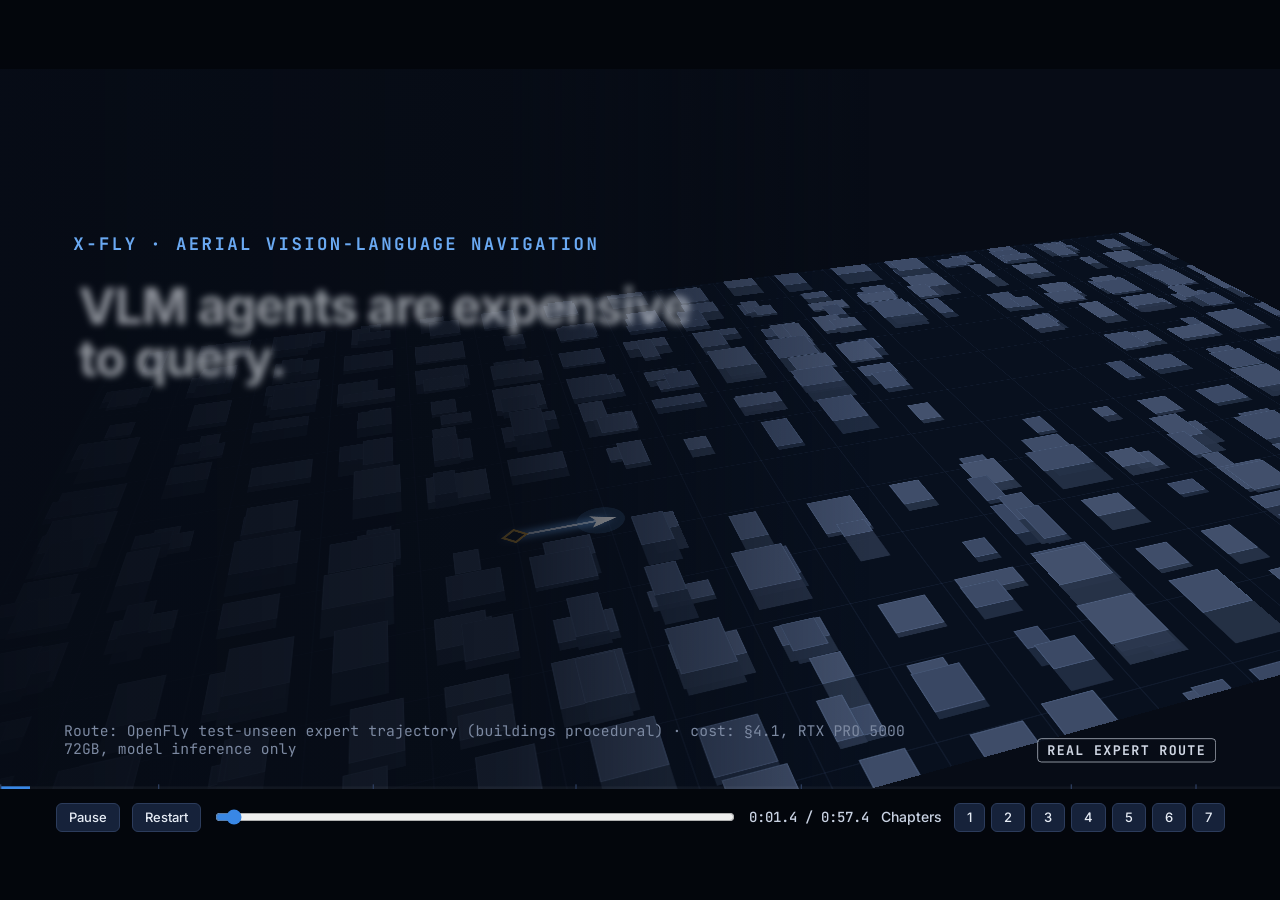
<file: video/index.html>
<!doctype html>
<html lang="en">
<head>
  <meta charset="utf-8">
  <meta name="viewport" content="width=device-width, initial-scale=1">
  <title>X-Fly Explainer</title>
  <link rel="stylesheet" href="css/style.css">
</head>
<body>
  <div id="frame" style="position:relative;overflow:hidden">
    <div id="viewport"><div id="stage" role="img" aria-label="X-Fly research explainer animation"></div></div>
  </div>
  <div id="controls">
    <button id="play" type="button" aria-pressed="false">Play</button>
    <button id="restart" type="button">Restart</button>
    <input id="scrub" type="range" min="0" step="0.0333" value="0" aria-label="Timeline">
    <span id="time">0:00.0</span>
    <span>Chapters</span><span id="chapters" style="display:flex;gap:6px"></span>
  </div>

  <script src="js/data.js"></script>
  <script src="js/core.js"></script>
  <script src="js/scenes/v1_hook.js"></script>
  <script src="js/scenes/v2_gap.js"></script>
  <script src="js/scenes/v3_recovery.js"></script>
  <script src="js/scenes/v4_grpo.js"></script>
  <script src="js/scenes/v5_results.js"></script>
  <script src="js/scenes/v6_close.js"></script>
  <script src="js/scenes/v7_credits.js"></script>
  <script src="js/player.js"></script>
</body>
</html>
</file>
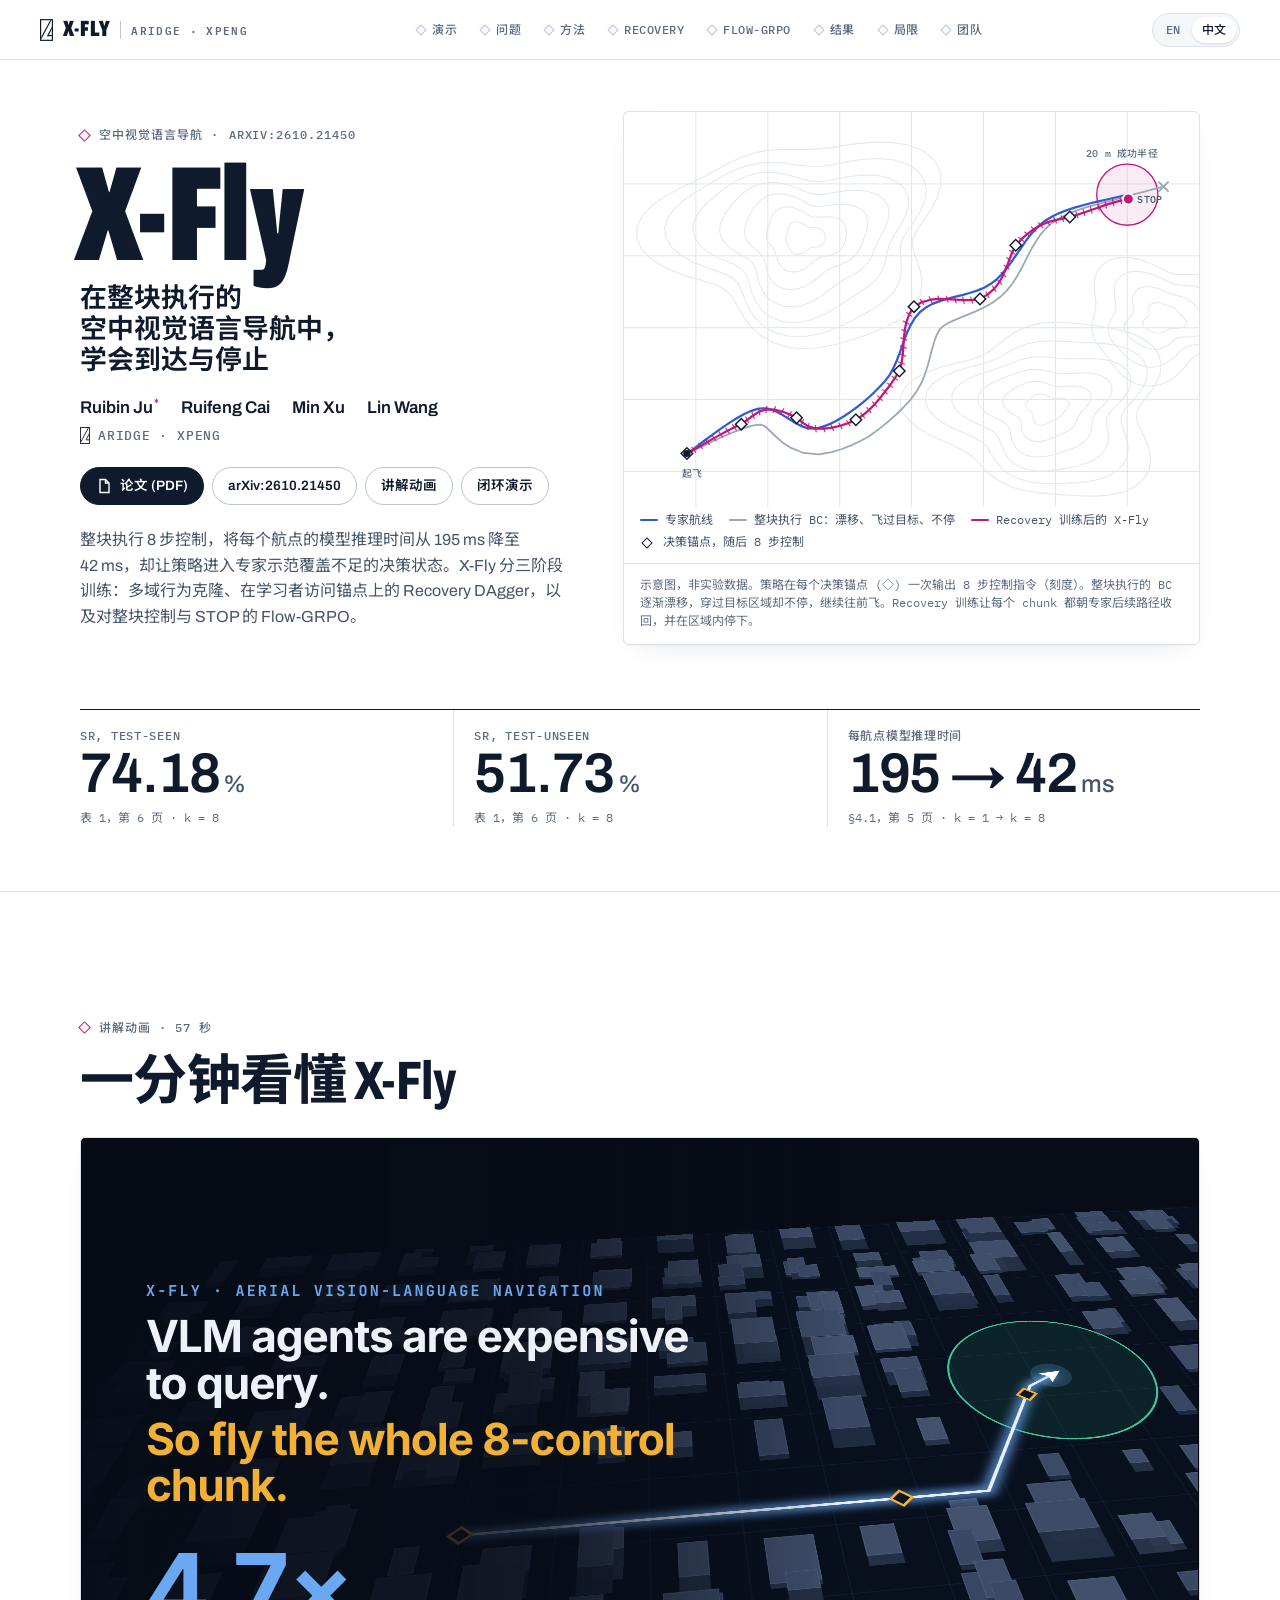
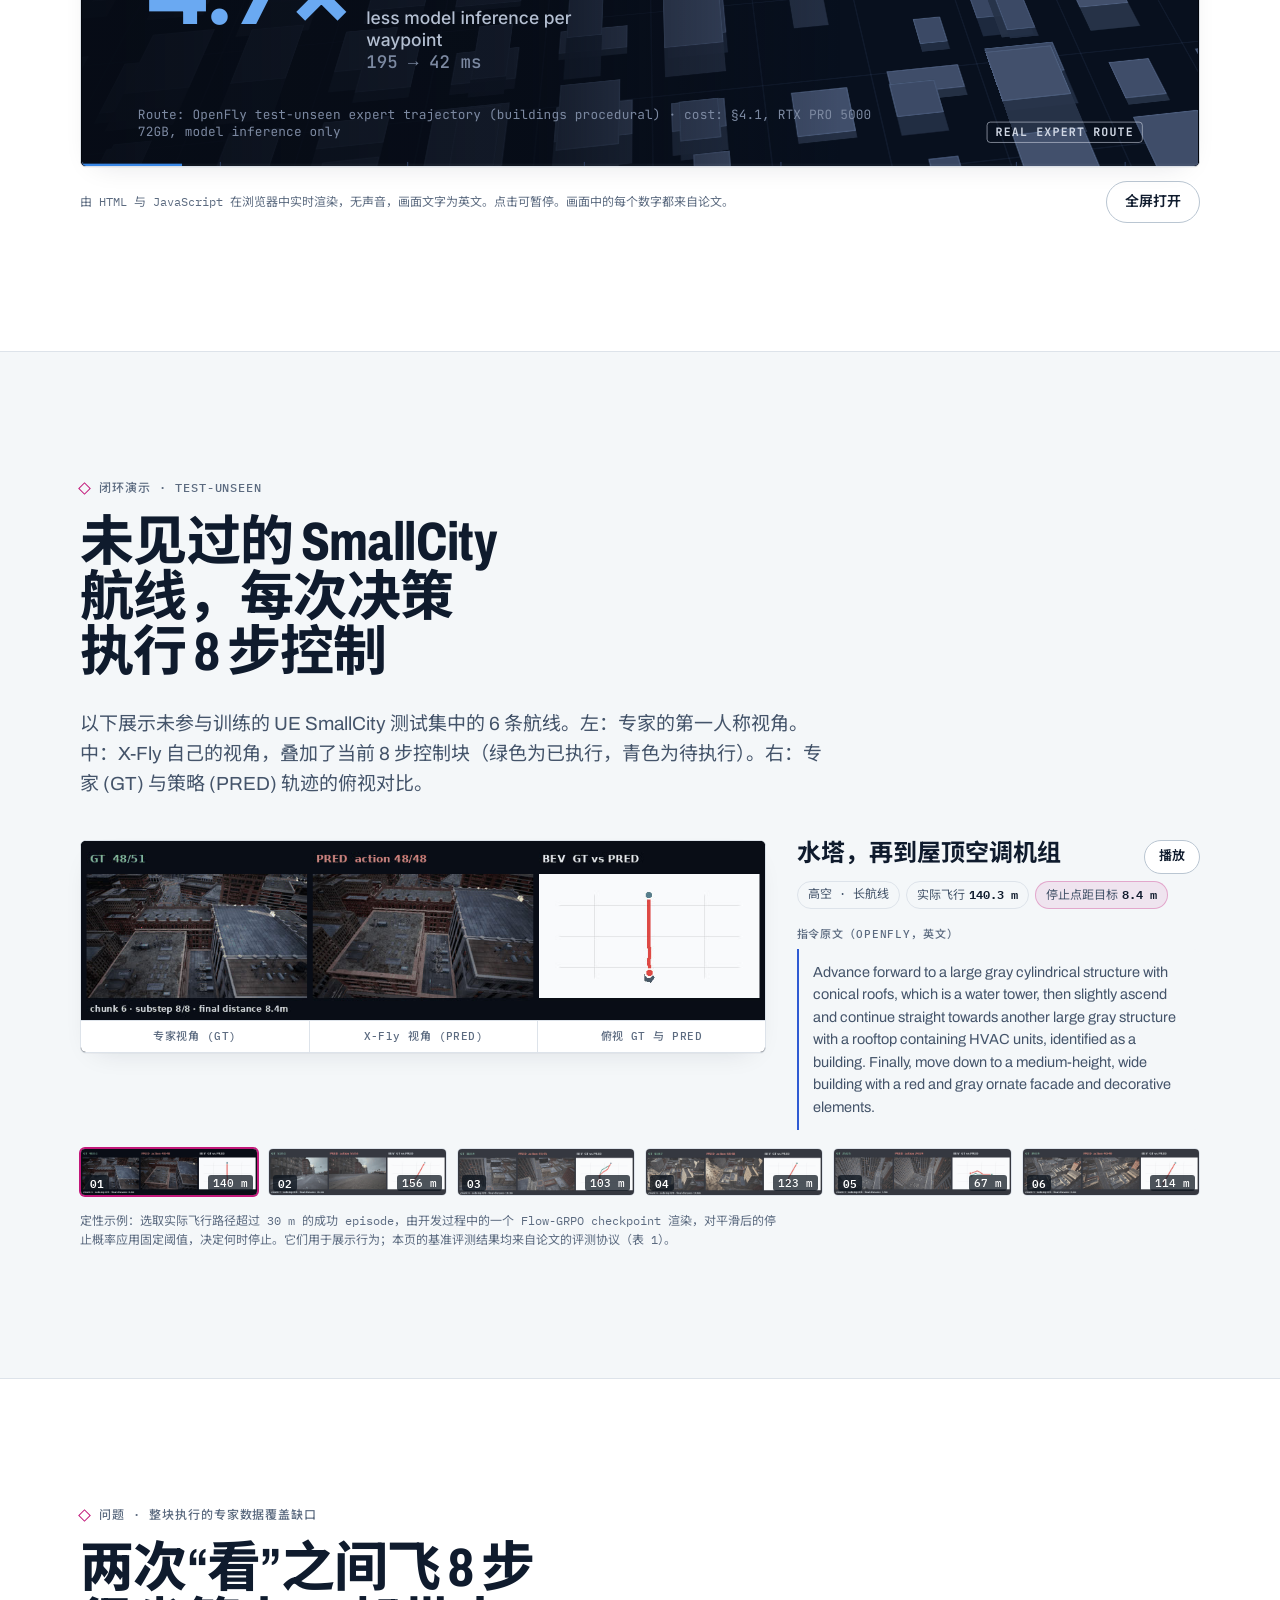
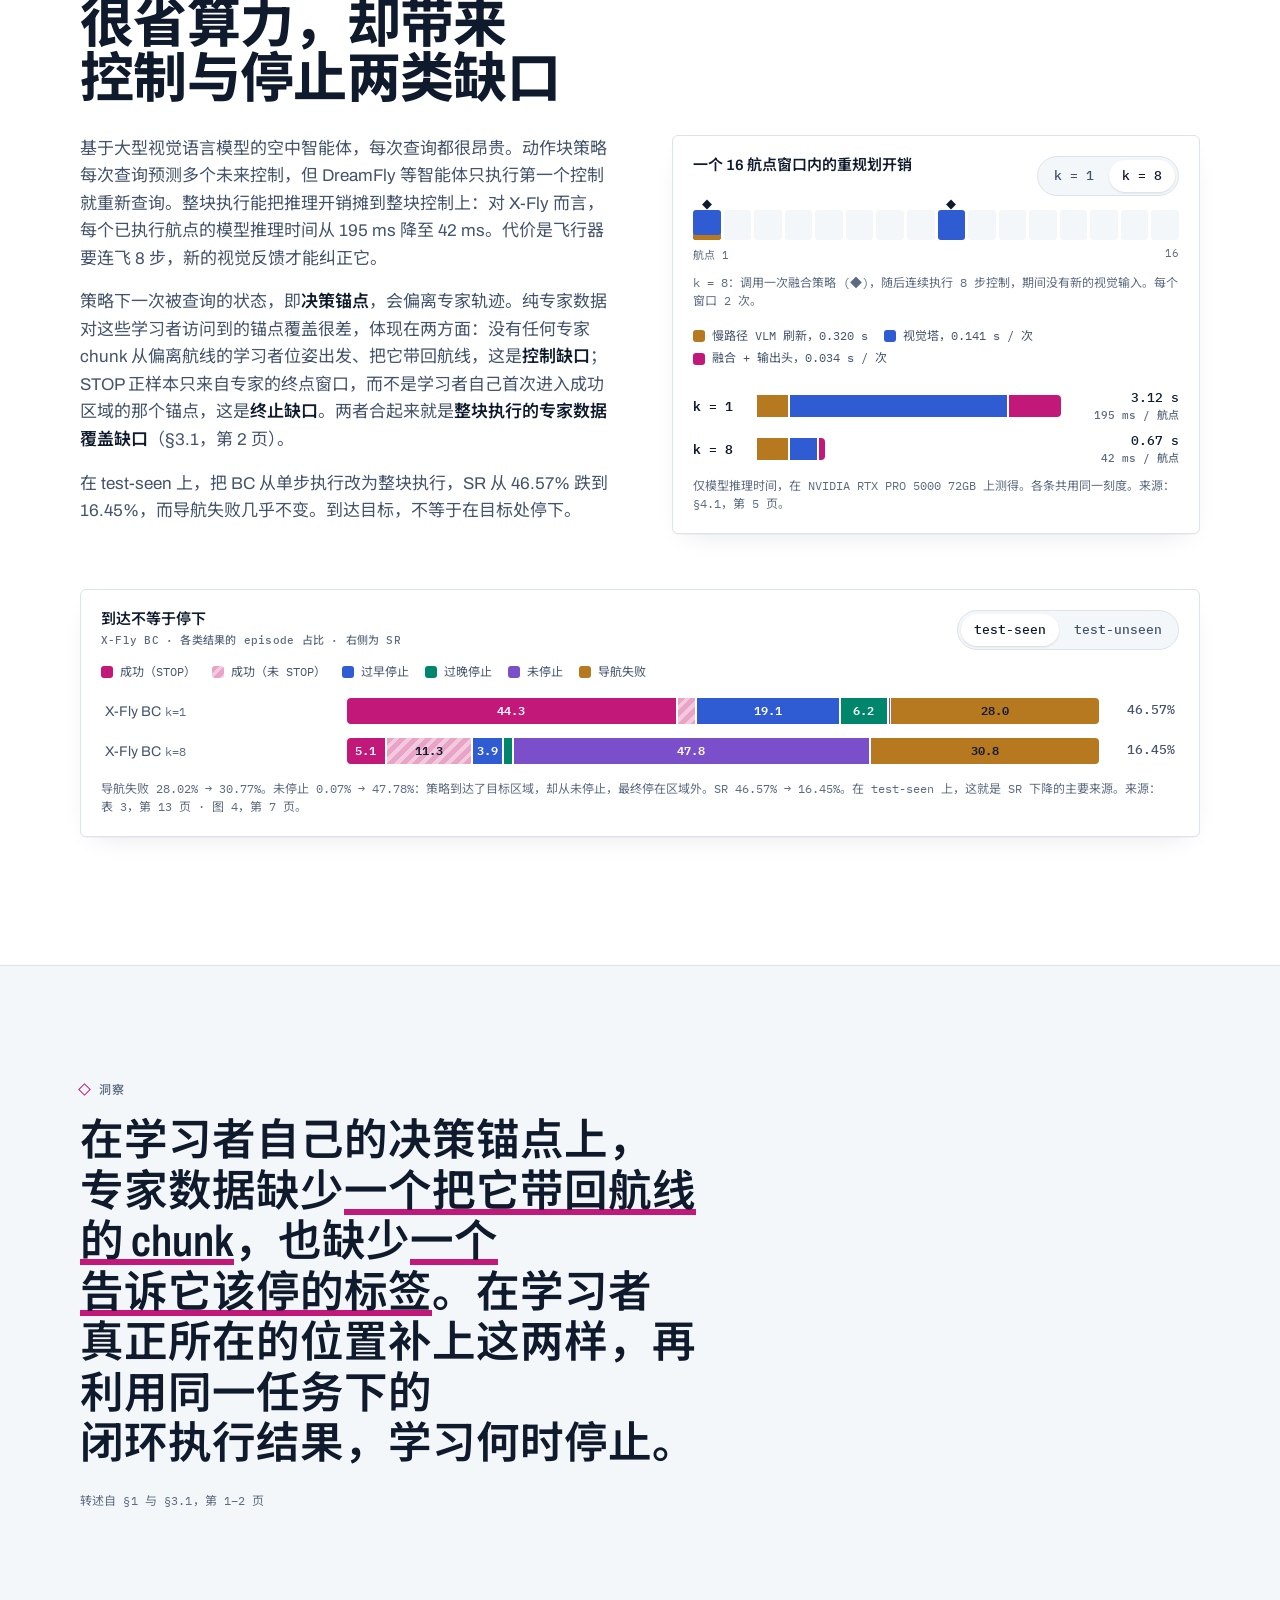
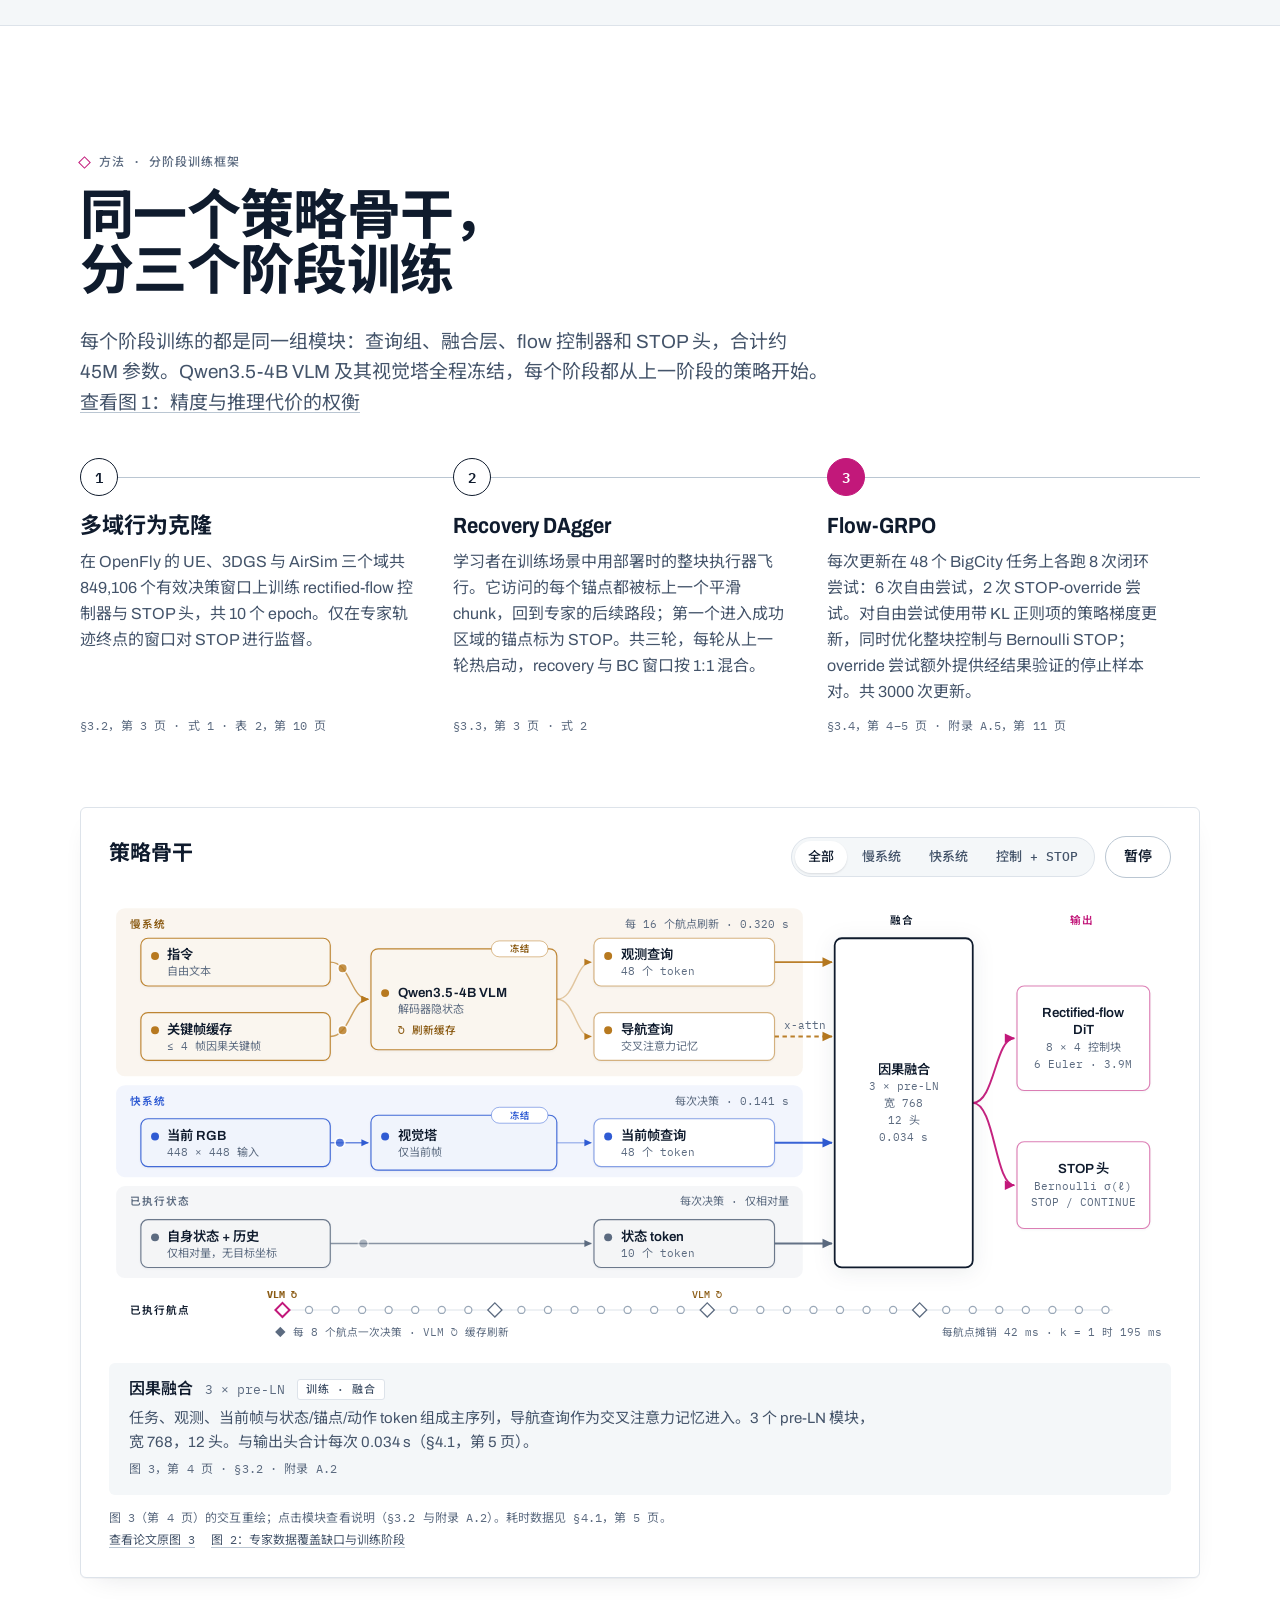
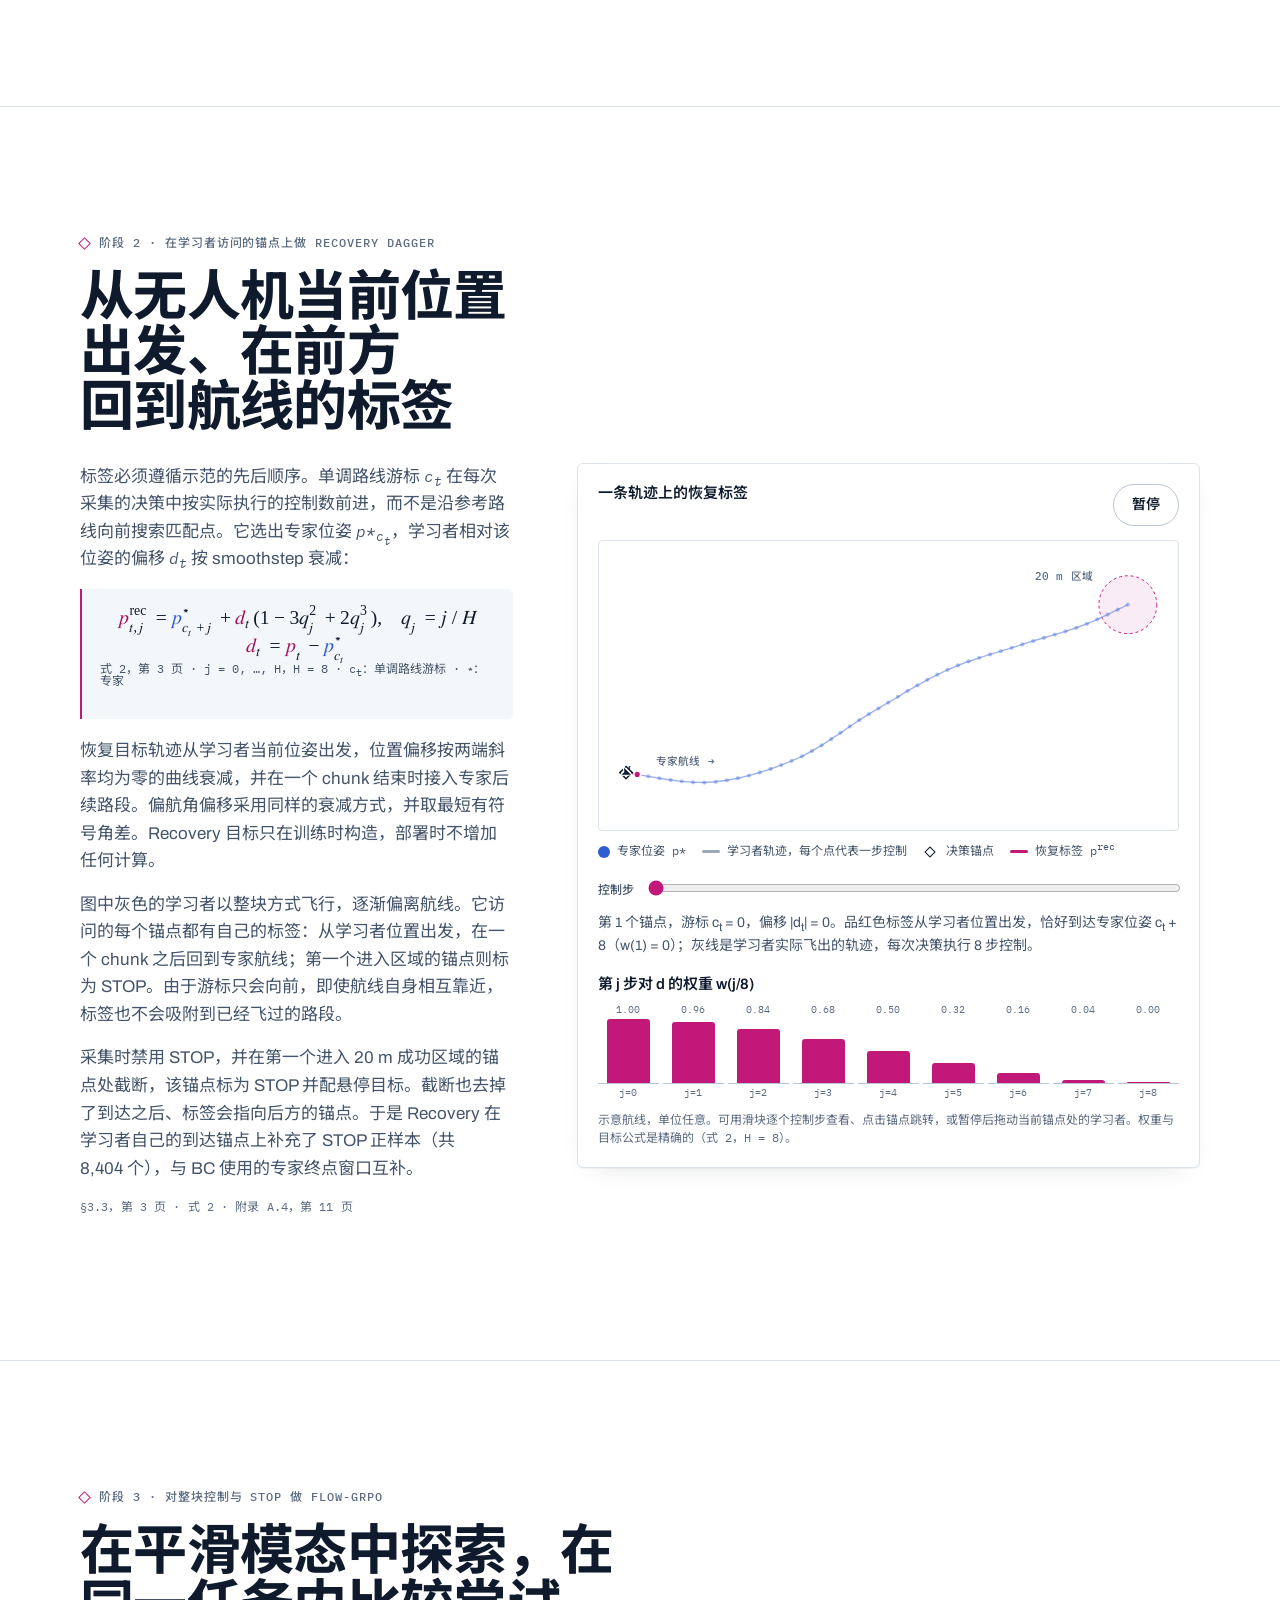
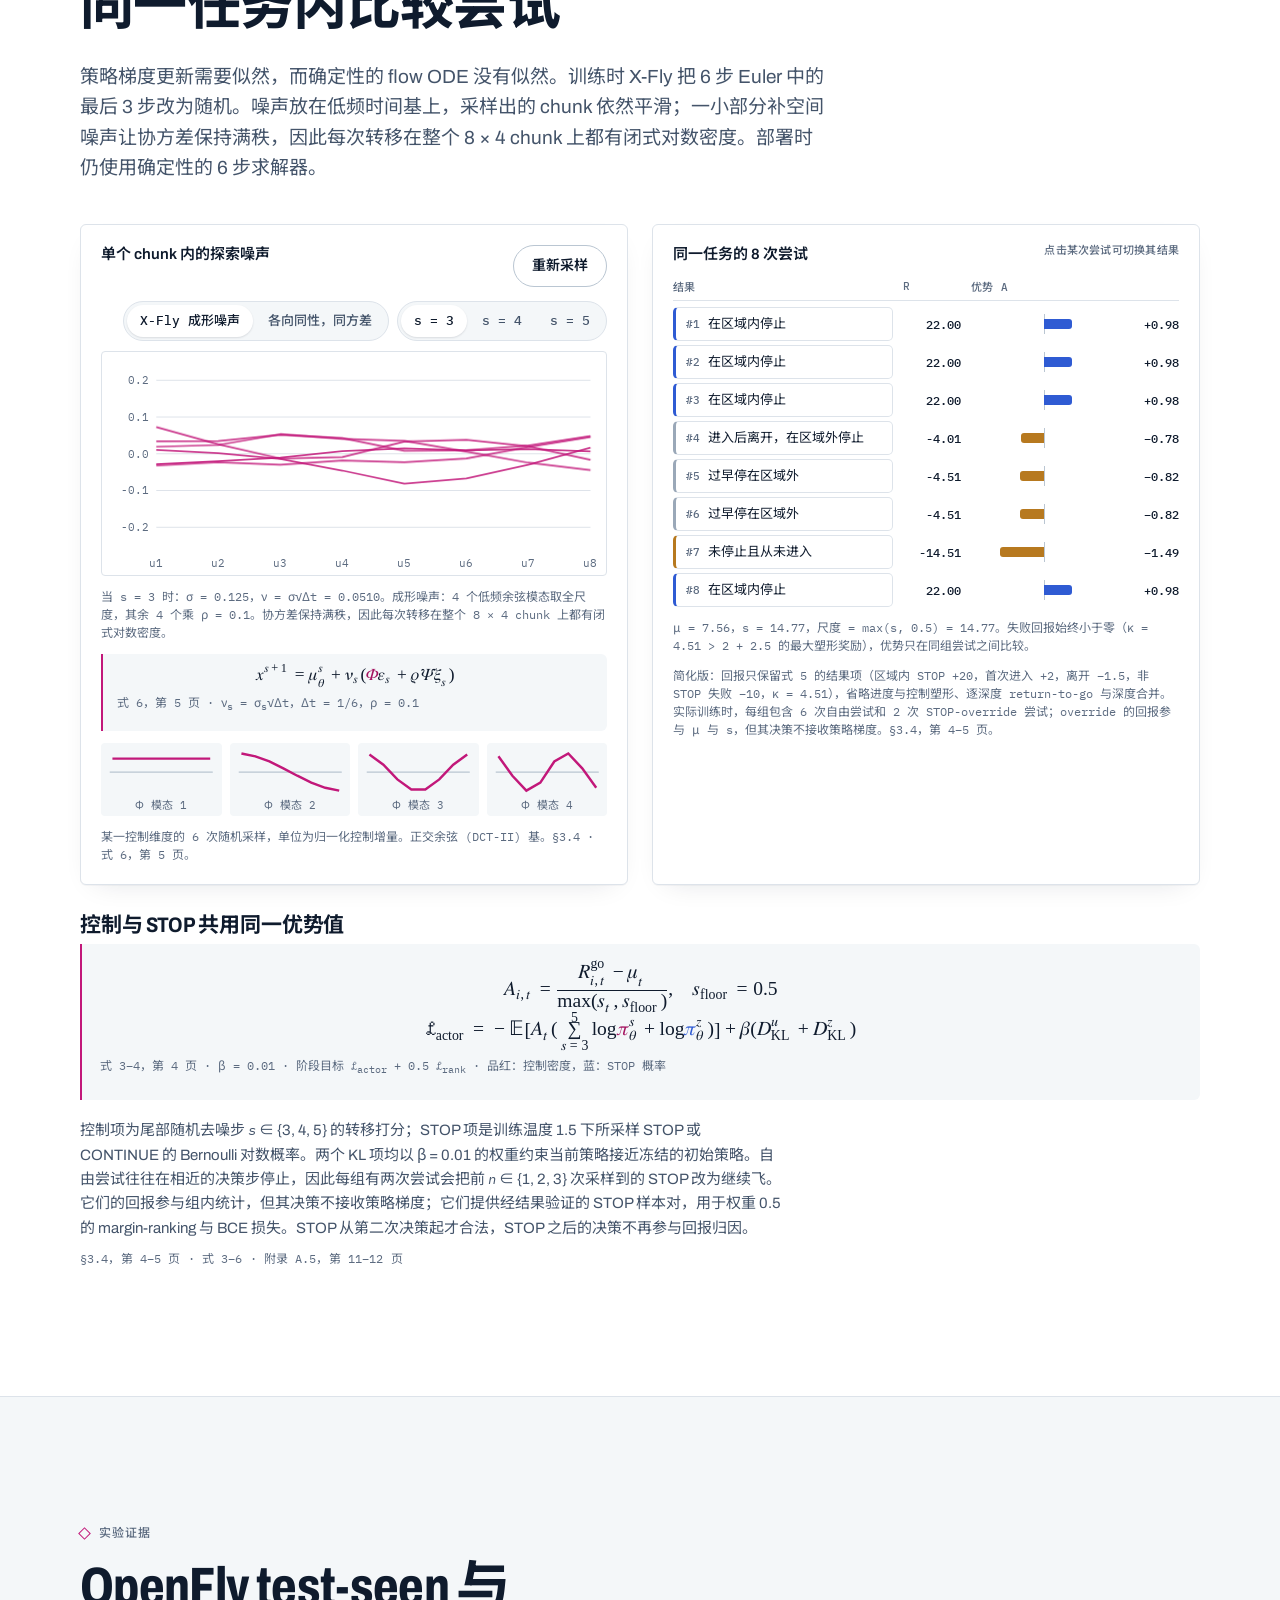
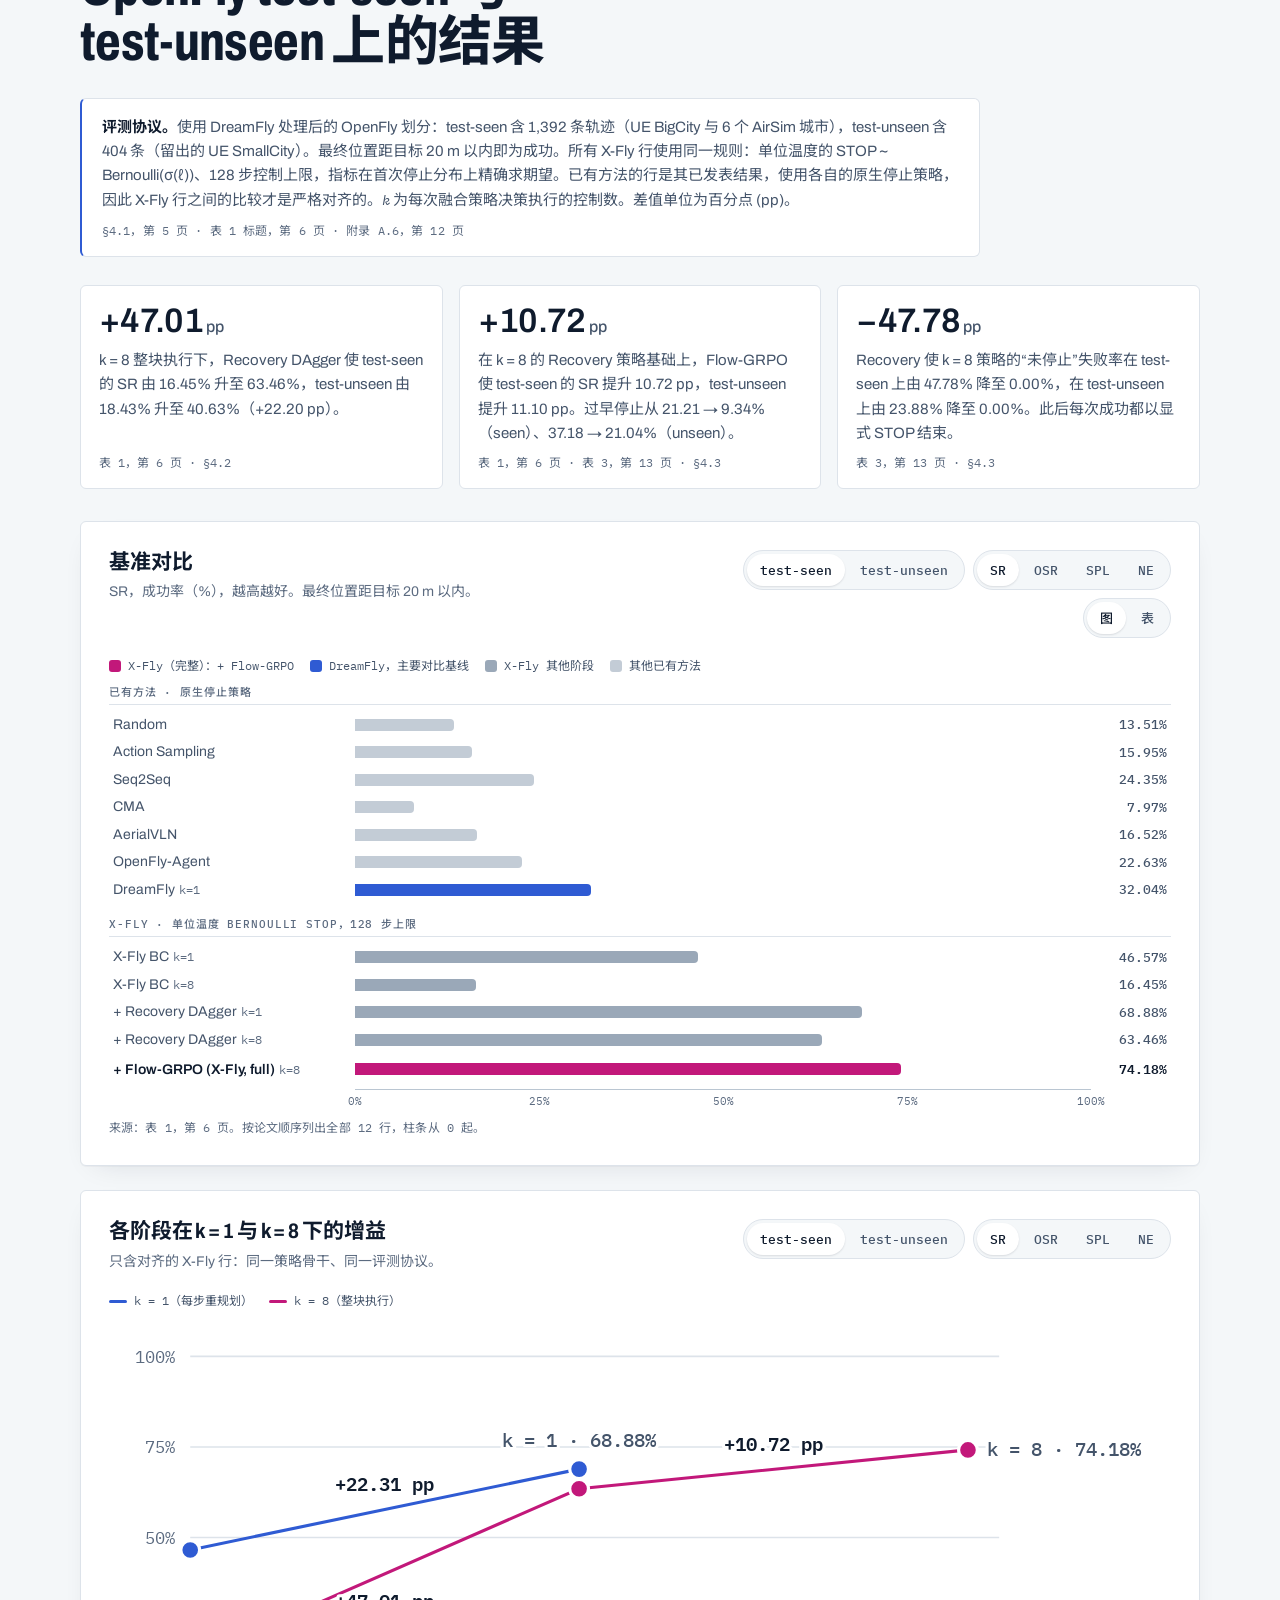
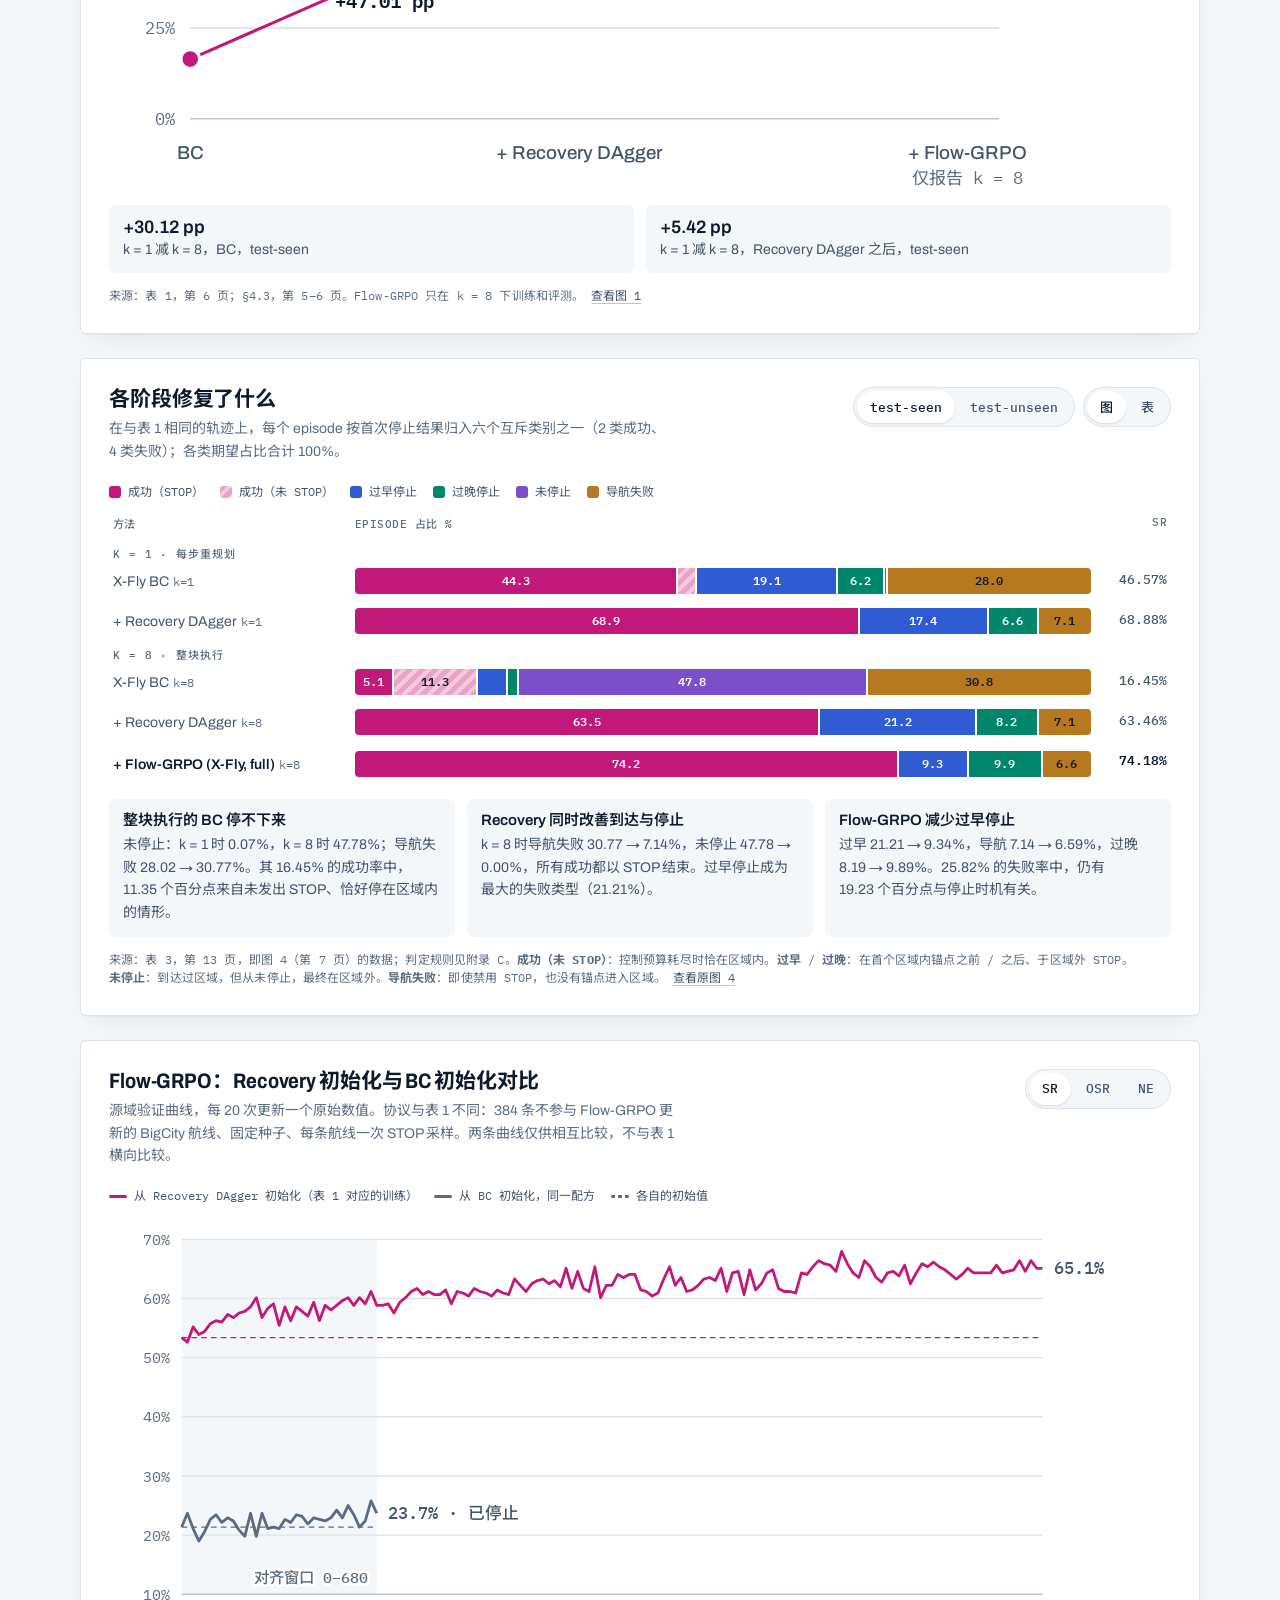
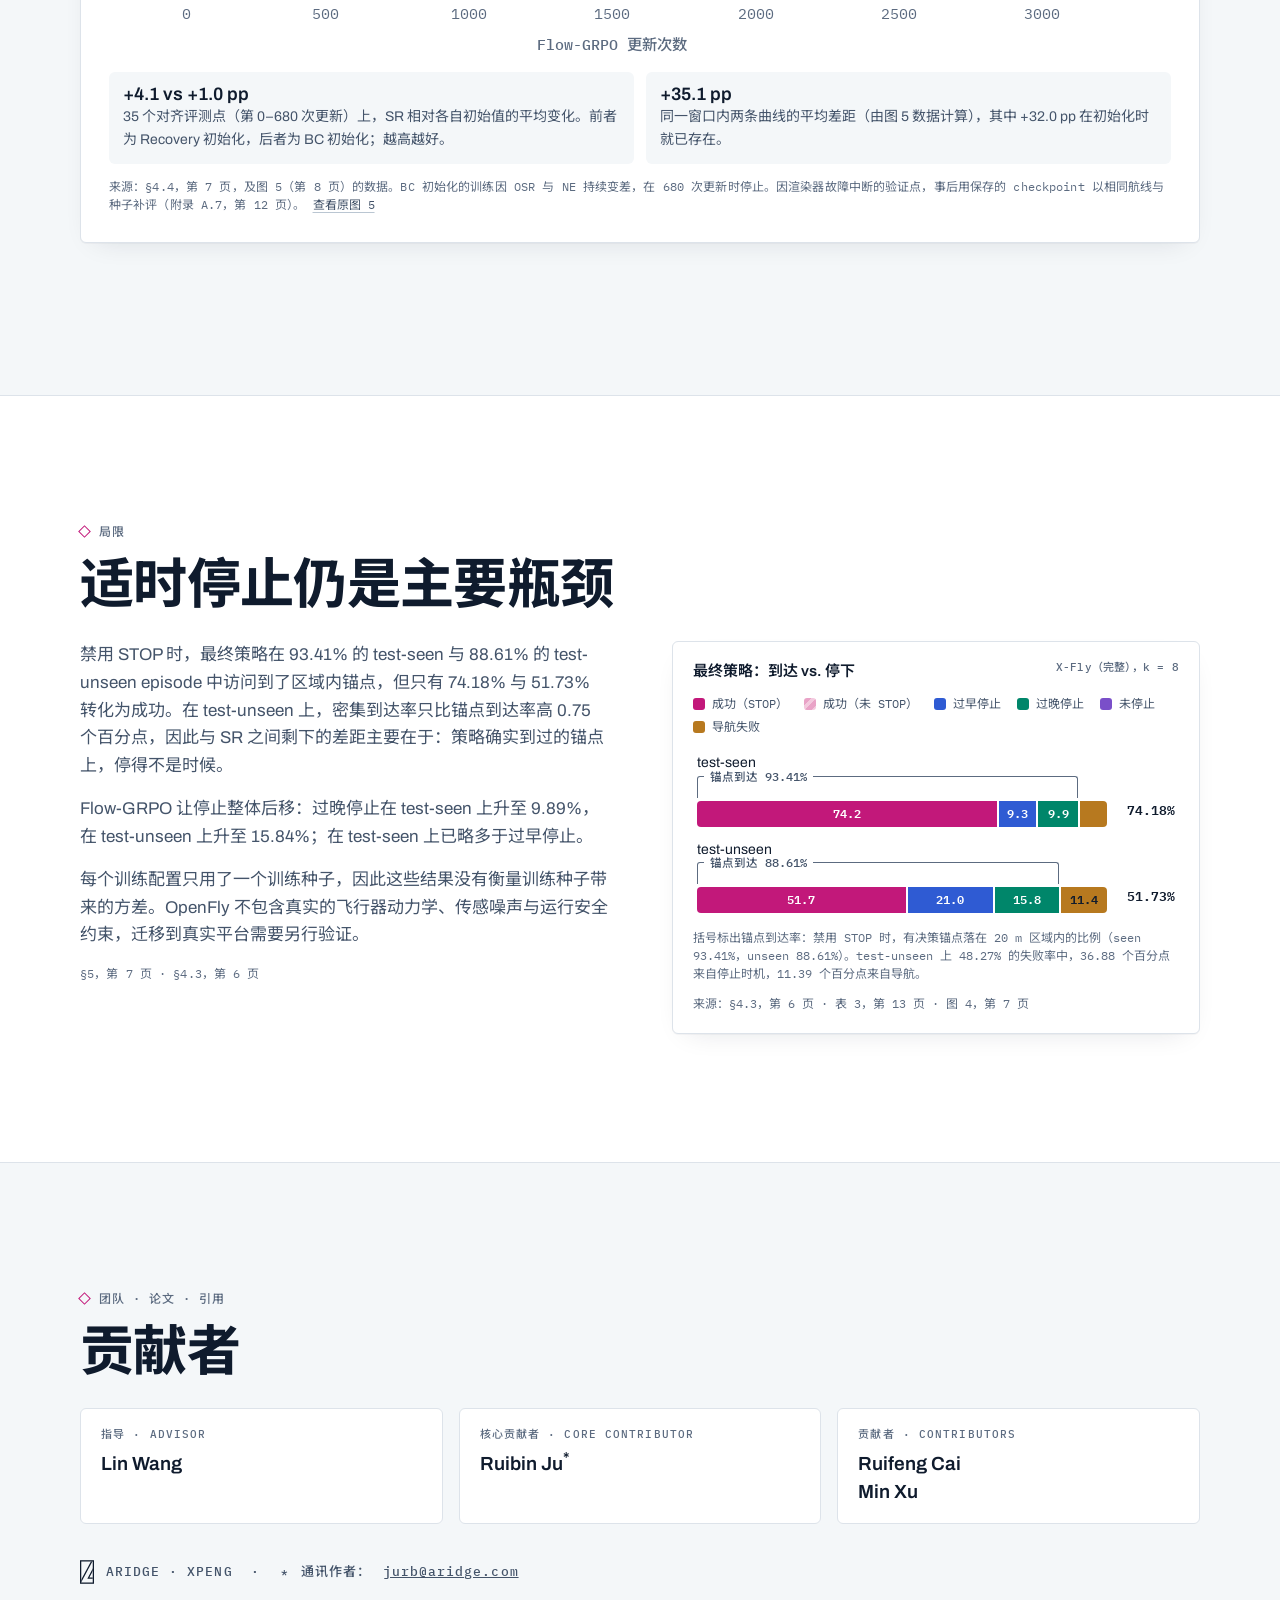
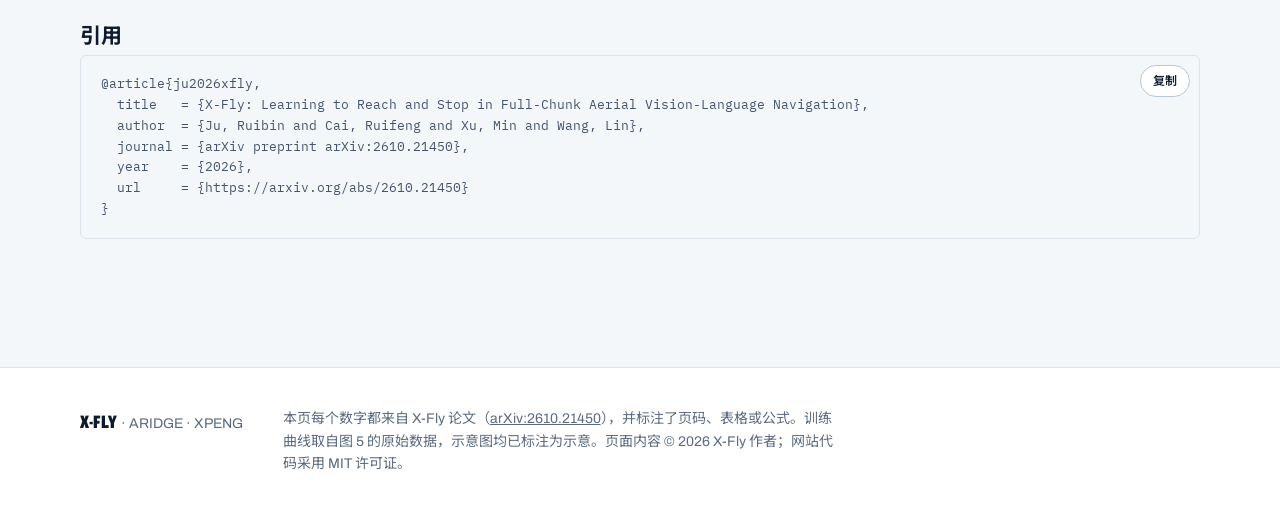
<file: zh/index.html>
<!doctype html>
<html lang="zh-CN">
<head>
<meta charset="utf-8">
<meta name="viewport" content="width=device-width, initial-scale=1">
<title>X-Fly：整块执行的空中视觉语言导航中，学会到达与停止</title>
<meta name="description" content="X-Fly 是面向整块执行空中视觉语言导航的分阶段训练框架：多域行为克隆、在学习者访问锚点上的 Recovery DAgger，以及对整块控制与 STOP 的 Flow-GRPO。每次决策执行 8 个控制，OpenFly test-seen SR 74.18%，test-unseen 51.73%。">
<meta name="citation_title" content="X-Fly: Learning to Reach and Stop in Full-Chunk Aerial Vision-Language Navigation">
<meta name="citation_author" content="Ju, Ruibin">
<meta name="citation_author" content="Cai, Ruifeng">
<meta name="citation_author" content="Xu, Min">
<meta name="citation_author" content="Wang, Lin">
<meta name="citation_publication_date" content="2026/10/15">
<meta name="citation_arxiv_id" content="2610.21450">
<meta name="citation_pdf_url" content="https://arxiv.org/pdf/2610.21450">
<meta property="og:type" content="website">
<meta property="og:title" content="X-Fly: Learning to Reach and Stop in Full-Chunk Aerial VLN">
<meta property="og:description" content="整块执行空中 VLN 的分阶段训练。OpenFly test-seen / test-unseen SR 74.18% / 51.73%，每航点模型推理减少 4.7×。">
<meta property="og:image" content="https://juliusju572.github.io/x-fly/assets/rollouts/water_tower_140m.jpg">
<meta name="twitter:card" content="summary_large_image">
<link rel="alternate" hreflang="en" href="https://juliusju572.github.io/x-fly/">
<link rel="alternate" hreflang="zh" href="https://juliusju572.github.io/x-fly/zh/">
<link rel="icon" href="../assets/brand/aridge_mark.svg" type="image/svg+xml">
<link rel="preconnect" href="https://fonts.googleapis.com">
<link rel="preconnect" href="https://fonts.gstatic.com" crossorigin>
<link href="https://fonts.googleapis.com/css2?family=Archivo:wdth,wght@62..125,300..900&family=IBM+Plex+Mono:wght@400;500;600&family=Noto+Sans+SC:wght@400;500;700&display=swap" rel="stylesheet">
<link rel="stylesheet" href="../css/tokens.css">
<link rel="stylesheet" href="../css/base.css">
<link rel="stylesheet" href="../css/sections.css">
<link rel="stylesheet" href="../css/charts.css">
<link rel="stylesheet" href="../css/widgets.css">
</head>
<body>
<a class="skip" href="#main">跳到正文</a>

<header class="nav" id="nav">
  <a class="nav__brand" href="#top" aria-label="X-Fly，回到顶部">
    <svg class="brand-mark" viewBox="0 0 22 37" fill="none" stroke="currentColor" stroke-width="2" aria-hidden="true"><defs><clipPath id="bm-c"><rect x="2" y="2" width="18" height="33"/></clipPath></defs><g clip-path="url(#bm-c)"><path d="M-2.628 41L22.028 -5"/><path d="M24.456 7L13.2 28H24" stroke-linejoin="miter"/></g><rect x="1" y="1" width="20" height="35"/></svg>
    <span>X-FLY</span><span class="brand-sep" aria-hidden="true"></span><span class="brand-org">ARIDGE · XPENG</span>
  </a>
  <nav class="route" aria-label="章节">
    <ol>
      <li><a href="#demos" data-spy="demos"><span class="wp" aria-hidden="true"></span>演示</a></li>
      <li><a href="#problem" data-spy="problem"><span class="wp" aria-hidden="true"></span>问题</a></li>
      <li><a href="#method" data-spy="method"><span class="wp" aria-hidden="true"></span>方法</a></li>
      <li><a href="#recovery" data-spy="recovery"><span class="wp" aria-hidden="true"></span>Recovery</a></li>
      <li><a href="#grpo" data-spy="grpo"><span class="wp" aria-hidden="true"></span>Flow-GRPO</a></li>
      <li><a href="#results" data-spy="results"><span class="wp" aria-hidden="true"></span>结果</a></li>
      <li><a href="#limits" data-spy="limits"><span class="wp" aria-hidden="true"></span>局限</a></li>
      <li><a href="#team" data-spy="team"><span class="wp" aria-hidden="true"></span>团队</a></li>
    </ol>
  </nav>
  <a class="lang-btn" href="../" hreflang="en" lang="en" data-lang-link aria-label="Switch to English"><span>EN</span><span aria-current="true" lang="zh">中文</span></a>
</header>

<main id="main">
<!-- ============ HERO ============ -->
<section class="hero" id="top" aria-labelledby="hero-title">
  <div class="wrap hero__grid">
    <div class="hero__text">
      <p class="eyebrow">空中视觉语言导航 · <span data-bind="paper.venue">arXiv:2610.21450</span></p>
      <h1 id="hero-title" class="display">
        <span class="display__name">X-Fly</span>
        <span class="display__title">在整块执行的<span class="nw">空中视觉语言导航中，</span>学会到达与停止</span>
      </h1>
      <p class="authors"><span>Ruibin Ju<sup>*</sup></span><span>Ruifeng Cai</span><span>Min Xu</span><span>Lin Wang</span></p>
      <p class="affil"><svg class="brand-mark" viewBox="0 0 22 37" fill="none" stroke="currentColor" stroke-width="2" aria-hidden="true"><defs><clipPath id="bm-c2"><rect x="2" y="2" width="18" height="33"/></clipPath></defs><g clip-path="url(#bm-c2)"><path d="M-2.628 41L22.028 -5"/><path d="M24.456 7L13.2 28H24" stroke-linejoin="miter"/></g><rect x="1" y="1" width="20" height="35"/></svg>ARIDGE · XPENG</p>
      <div class="hero__cta">
        <a class="btn btn--solid" href="https://arxiv.org/pdf/2610.21450"><svg viewBox="0 0 16 16" aria-hidden="true"><path d="M4 1.5h5.5L13 5v9.5H4z M9.5 1.5V5H13" fill="none" stroke="currentColor" stroke-width="1.4"/></svg>论文 (PDF)</a>
        <a class="btn" href="https://arxiv.org/abs/2610.21450">arXiv:2610.21450</a>
        <a class="btn" href="#video">讲解动画</a>
        <a class="btn" href="#demos">闭环演示</a>
      </div>
      <p class="lede">整块执行 8 步控制，将每个航点的模型推理时间从 195 ms 降至 42 ms，却让策略进入专家示范覆盖不足的决策状态。X-Fly 分三阶段训练：多域行为克隆、在学习者访问锚点上的 Recovery DAgger，以及对整块控制与 STOP 的 Flow-GRPO。</p>
    </div>
    <figure class="plate" id="hero-plate" aria-labelledby="plate-cap">
      <div class="plate__svg" data-mount="hero"></div>
      <figcaption id="plate-cap" class="plate__cap">示意图，非实验数据。策略在每个决策锚点 (◇) 一次输出 8 步控制指令（刻度）。整块执行的 BC 逐渐漂移，穿过目标区域却不停，继续往前飞。Recovery 训练让每个 chunk 都朝专家后续路径收回，并在区域内停下。</figcaption>
    </figure>
  </div>
  <div class="wrap">
    <dl class="readout" aria-label="核心结果">
      <div class="readout__cell">
        <dt>SR, test-seen</dt>
        <dd><span class="readout__num" data-bind="value:grpo8.seen.SR">74.18</span><span class="readout__unit">%</span></dd>
        <dd class="readout__src">表 1，第 6 页 · k = 8</dd>
      </div>
      <div class="readout__cell">
        <dt>SR, test-unseen</dt>
        <dd><span class="readout__num" data-bind="value:grpo8.unseen.SR">51.73</span><span class="readout__unit">%</span></dd>
        <dd class="readout__src">表 1，第 6 页 · k = 8</dd>
      </div>
      <div class="readout__cell">
        <dt>每航点模型推理时间</dt>
        <dd><span class="readout__num">195 → 42</span><span class="readout__unit">ms</span></dd>
        <dd class="readout__src">§4.1，第 5 页 · k = 1 → k = 8</dd>
      </div>
    </dl>
  </div>
</section>

<!-- ============ VIDEO ============ -->
<section class="section" id="video" aria-labelledby="video-title">
  <div class="wrap">
    <p class="eyebrow">讲解动画 · 57 秒</p>
    <h2 id="video-title" class="h2">一分钟看懂 X-Fly</h2>
    <div class="explainer">
      <div class="explainer__frame"><iframe src="../video/?embed=1" title="X-Fly 讲解动画，57 秒，无声音" loading="lazy" allow="fullscreen"></iframe></div>
      <div class="explainer__bar">
        <p>由 HTML 与 JavaScript 在浏览器中实时渲染，无声音，画面文字为英文。点击可暂停。画面中的每个数字都来自论文。</p>
        <a class="btn" href="../video/">全屏打开</a>
      </div>
    </div>
  </div>
</section>

<!-- ============ DEMOS ============ -->
<section class="section section--band" id="demos" aria-labelledby="demos-title">
  <div class="wrap">
    <p class="eyebrow">闭环演示 · test-unseen</p>
    <h2 id="demos-title" class="h2">未见过的 SmallCity 航线，<span class="nw">每次决策</span>执行 8 步控制</h2>
    <p class="lede lede--narrow">以下展示未参与训练的 UE SmallCity 测试集中的 6 条航线。左：专家的第一人称视角。中：X-Fly 自己的视角，叠加了当前 8 步控制块（绿色为已执行，青色为待执行）。右：专家 (GT) 与策略 (PRED) 轨迹的俯视对比。</p>
    <div data-mount="demos"></div>
    <p class="demo__note">定性示例：选取实际飞行路径超过 30 m 的成功 episode，由开发过程中的一个 Flow-GRPO checkpoint 渲染，对平滑后的停止概率应用固定阈值，决定何时停止。它们用于展示行为；本页的基准评测结果均来自论文的评测协议（表 1）。</p>
  </div>
</section>

<!-- ============ PROBLEM ============ -->
<section class="section" id="problem" aria-labelledby="problem-title">
  <div class="wrap">
    <p class="eyebrow">问题 · 整块执行的专家数据覆盖缺口</p>
    <h2 id="problem-title" class="h2">两次“看”之间飞 <span class="nw">8 步</span>很省算力，却带来<span class="nw">控制与停止</span><span class="nw">两类缺口</span></h2>
    <div class="cols">
      <div class="prose">
        <p>基于大型视觉语言模型的空中智能体，每次查询都很昂贵。动作块策略每次查询预测多个未来控制，但 DreamFly 等智能体只执行第一个控制就重新查询。整块执行能把推理开销摊到整块控制上：对 X-Fly 而言，每个已执行航点的模型推理时间从 195 ms 降至 42 ms。代价是飞行器要连飞 8 步，新的视觉反馈才能纠正它。</p>
        <p>策略下一次被查询的状态，即<em>决策锚点</em>，会偏离专家轨迹。纯专家数据对这些学习者访问到的锚点覆盖很差，体现在两方面：没有任何专家 chunk 从偏离航线的学习者位姿出发、把它带回航线，这是<em>控制缺口</em>；STOP 正样本只来自专家的终点窗口，而不是学习者自己首次进入成功区域的那个锚点，这是<em>终止缺口</em>。两者合起来就是<em>整块执行的专家数据覆盖缺口</em>（§3.1，第 2 页）。</p>
        <p>在 test-seen 上，把 BC 从单步执行改为整块执行，SR 从 46.57% 跌到 16.45%，而导航失败几乎不变。到达目标，不等于在目标处停下。</p>
      </div>
      <div class="widget" data-mount="chunk-cost"></div>
    </div>
    <div class="evidence" data-mount="bc-collapse"></div>
  </div>
</section>

<!-- ============ INSIGHT ============ -->
<section class="insight" aria-label="洞察">
  <div class="wrap">
    <p class="eyebrow">洞察</p>
    <blockquote class="insight__quote">在学习者自己的决策锚点上，<span class="nw">专家数据</span>缺少<mark>一个把它<span class="nw">带回航线</span>的 chunk</mark>，也缺少<mark>一个<span class="nw">告诉它该停</span>的标签</mark>。在学习者<span class="nw">真正所在的位置</span>补上<span class="nw">这两样，</span>再利用<span class="nw">同一任务</span>下的<span class="nw">闭环执行结果，</span><span class="nw">学习何时停止。</span></blockquote>
    <p class="insight__src">转述自 §1 与 §3.1，第 1–2 页</p>
  </div>
</section>

<!-- ============ METHOD ============ -->
<section class="section" id="method" aria-labelledby="method-title">
  <div class="wrap">
    <p class="eyebrow">方法 · 分阶段训练框架</p>
    <h2 id="method-title" class="h2">同一个策略骨干，分三个阶段训练</h2>
    <p class="lede lede--narrow">每个阶段训练的都是同一组模块：查询组、融合层、flow 控制器和 STOP 头，合计约 45M 参数。Qwen3.5-4B VLM 及其视觉塔全程冻结，每个阶段都从上一阶段的策略开始。
      <button class="linkbtn" type="button" data-figure="teaser_sr_cost">查看图 1：精度与推理代价的权衡</button></p>
    <ol class="stages" data-mount="stages">
      <li class="stage">
        <span class="stage__n">1</span>
        <h3 class="stage__t">多域行为克隆</h3>
        <p>在 OpenFly 的 UE、3DGS 与 AirSim 三个域共 <span data-bind="config.bcWindows">849,106</span> 个有效决策窗口上训练 rectified-flow 控制器与 STOP 头，共 10 个 epoch。仅在专家轨迹终点的窗口对 STOP 进行监督。</p>
        <p class="stage__src">§3.2，第 3 页 · 式 1 · 表 2，第 10 页</p>
      </li>
      <li class="stage">
        <span class="stage__n">2</span>
        <h3 class="stage__t">Recovery DAgger</h3>
        <p>学习者在训练场景中用部署时的整块执行器飞行。它访问的每个锚点都被标上一个平滑 chunk，回到专家的后续路段；第一个进入成功区域的锚点标为 STOP。共三轮，每轮从上一轮热启动，recovery 与 BC 窗口按 1:1 混合。</p>
        <p class="stage__src">§3.3，第 3 页 · 式 2</p>
      </li>
      <li class="stage">
        <span class="stage__n">3</span>
        <h3 class="stage__t">Flow-GRPO</h3>
        <p>每次更新在 48 个 BigCity 任务上各跑 8 次闭环尝试：6 次自由尝试，2 次 STOP-override 尝试。对自由尝试使用带 KL 正则项的策略梯度更新，同时优化整块控制与 Bernoulli STOP；override 尝试额外提供经结果验证的停止样本对。共 3000 次更新。</p>
        <p class="stage__src">§3.4，第 4–5 页 · 附录 A.5，第 11 页</p>
      </li>
    </ol>

    <div class="arch">
      <div class="arch__head">
        <h3 class="h3">策略骨干</h3>
      </div>
      <div data-mount="arch"></div>
      <p class="figsrc">图 3（第 4 页）的交互重绘；点击模块查看说明（§3.2 与附录 A.2）。耗时数据见 §4.1，第 5 页。</p>
      <p class="figsrc figsrc--links"><button class="linkbtn" type="button" data-figure="model_architecture">查看论文原图 3</button>
        <button class="linkbtn" type="button" data-figure="mechanism_training">图 2：专家数据覆盖缺口与训练阶段</button></p>
    </div>
  </div>
</section>

<!-- ============ RECOVERY ============ -->
<section class="section" id="recovery" aria-labelledby="recovery-title">
  <div class="wrap">
    <p class="eyebrow">阶段 2 · 在学习者访问的锚点上做 Recovery DAgger</p>
    <h2 id="recovery-title" class="h2">从无人机<span class="nw">当前位置</span>出发、在前方<span class="nw">回到航线</span>的标签</h2>
    <div class="cols cols--wide">
      <div class="prose">
        <p>标签必须遵循示范的先后顺序。单调路线游标 <var>c<sub>t</sub></var> 在每次采集的决策中按实际执行的控制数前进，而不是沿参考路线向前搜索匹配点。它选出专家位姿 <var>p*<sub>c<sub>t</sub></sub></var>，学习者相对该位姿的偏移 <var>d<sub>t</sub></var> 按 smoothstep 衰减：</p>
        <div class="eq" data-mount="eq-recovery"></div>
        <p>恢复目标轨迹从学习者当前位姿出发，位置偏移按两端斜率均为零的曲线衰减，并在一个 chunk 结束时接入专家后续路段。偏航角偏移采用同样的衰减方式，并取最短有符号角差。Recovery 目标只在训练时构造，部署时不增加任何计算。</p>
        <p>图中灰色的学习者以整块方式飞行，逐渐偏离航线。它访问的每个锚点都有自己的标签：从学习者位置出发，在一个 chunk 之后回到专家航线；第一个进入区域的锚点则标为 STOP。由于游标只会向前，即使航线自身相互靠近，标签也不会吸附到已经飞过的路段。</p>
        <p>采集时禁用 STOP，并在第一个进入 20 m 成功区域的锚点处截断，该锚点标为 STOP 并配悬停目标。截断也去掉了到达之后、标签会指向后方的锚点。于是 Recovery 在学习者自己的到达锚点上补充了 STOP 正样本（共 <span data-bind="config.recoveryStops">8,404</span> 个），与 BC 使用的专家终点窗口互补。</p>
        <p class="stage__src">§3.3，第 3 页 · 式 2 · 附录 A.4，第 11 页</p>
      </div>
      <div class="widget widget--lab" data-mount="recovery-lab"></div>
    </div>
  </div>
</section>

<!-- ============ GRPO ============ -->
<section class="section" id="grpo" aria-labelledby="grpo-title">
  <div class="wrap">
    <p class="eyebrow">阶段 3 · 对整块控制与 STOP 做 Flow-GRPO</p>
    <h2 id="grpo-title" class="h2">在平滑模态中探索，在同一任务内比较尝试</h2>
    <p class="lede lede--narrow">策略梯度更新需要似然，而确定性的 flow ODE 没有似然。训练时 X-Fly 把 6 步 Euler 中的最后 3 步改为随机。噪声放在低频时间基上，采样出的 chunk 依然平滑；一小部分补空间噪声让协方差保持满秩，因此每次转移在整个 8 × 4 chunk 上都有闭式对数密度。部署时仍使用确定性的 6 步求解器。</p>
    <div class="grid2">
      <div class="widget" data-mount="noise-lab"></div>
      <div class="widget" data-mount="group-lab"></div>
    </div>
    <div class="objective">
      <h3 class="h3">控制与 STOP 共用同一优势值</h3>
      <div class="eq eq--wide" data-mount="eq-actor"></div>
      <p class="prose-sm">控制项为尾部随机去噪步 <var>s</var> ∈ {3, 4, 5} 的转移打分；STOP 项是训练温度 1.5 下所采样 STOP 或 CONTINUE 的 Bernoulli 对数概率。两个 KL 项均以 β = 0.01 的权重约束当前策略接近冻结的初始策略。自由尝试往往在相近的决策步停止，因此每组有两次尝试会把前 <var>n</var> ∈ {1, 2, 3} 次采样到的 STOP 改为继续飞。它们的回报参与组内统计，但其决策不接收策略梯度；它们提供经结果验证的 STOP 样本对，用于权重 0.5 的 margin-ranking 与 BCE 损失。STOP 从第二次决策起才合法，STOP 之后的决策不再参与回报归因。</p>
      <p class="stage__src">§3.4，第 4–5 页 · 式 3–6 · 附录 A.5，第 11–12 页</p>
    </div>
  </div>
</section>

<!-- ============ RESULTS ============ -->
<section class="section section--band" id="results" aria-labelledby="results-title">
  <div class="wrap">
    <p class="eyebrow">实验证据</p>
    <h2 id="results-title" class="h2">OpenFly test-seen 与 test-unseen 上的结果</h2>
    <div class="protocol">
      <p><strong>评测协议。</strong>使用 DreamFly 处理后的 OpenFly 划分：test-seen 含 1,392 条轨迹（UE BigCity 与 6 个 AirSim 城市），test-unseen 含 404 条（留出的 UE SmallCity）。最终位置距目标 20 m 以内即为成功。所有 X-Fly 行使用同一规则：单位温度的 STOP ~ Bernoulli(σ(ℓ))、128 步控制上限，指标在首次停止分布上精确求期望。已有方法的行是其已发表结果，使用各自的原生停止策略，因此 X-Fly 行之间的比较才是严格对齐的。<var>k</var> 为每次融合策略决策执行的控制数。差值单位为百分点 (pp)。</p>
      <p class="stage__src">§4.1，第 5 页 · 表 1 标题，第 6 页 · 附录 A.6，第 12 页</p>
    </div>

    <ul class="findings" data-mount="findings"></ul>

    <article class="panel" aria-labelledby="t1-title">
      <header class="panel__head">
        <div>
          <h3 class="h3" id="t1-title">基准对比</h3>
          <p class="panel__sub" data-mount="t1-sub"></p>
        </div>
        <div class="panel__controls" data-mount="t1-controls"></div>
      </header>
      <div data-mount="t1"></div>
      <p class="figsrc">来源：表 1，第 6 页。按论文顺序列出全部 12 行，柱条从 0 起。</p>
    </article>

    <article class="panel" aria-labelledby="ladder-title">
      <header class="panel__head">
        <div>
          <h3 class="h3" id="ladder-title">各阶段在 k = 1 与 k = 8 下的增益</h3>
          <p class="panel__sub">只含对齐的 X-Fly 行：同一策略骨干、同一评测协议。</p>
        </div>
        <div class="panel__controls" data-mount="ladder-controls"></div>
      </header>
      <div data-mount="ladder"></div>
      <p class="figsrc">来源：表 1，第 6 页；§4.3，第 5–6 页。Flow-GRPO 只在 k = 8 下训练和评测。
        <button class="linkbtn" type="button" data-figure="teaser_sr_cost">查看图 1</button></p>
    </article>

    <article class="panel" aria-labelledby="attr-title">
      <header class="panel__head">
        <div>
          <h3 class="h3" id="attr-title">各阶段修复了什么</h3>
          <p class="panel__sub">在与表 1 相同的轨迹上，每个 episode 按首次停止结果归入六个互斥类别之一（2 类成功、4 类失败）；各类期望占比合计 100%。</p>
        </div>
        <div class="panel__controls" data-mount="attr-controls"></div>
      </header>
      <div data-mount="attr"></div>
      <p class="figsrc">来源：表 3，第 13 页，即图 4（第 7 页）的数据；判定规则见附录 C。<b>成功（未 STOP）</b>：控制预算耗尽时恰在区域内。<b>过早</b> / <b>过晚</b>：在首个区域内锚点之前 / 之后、于区域外 STOP。<b>未停止</b>：到达过区域，但从未停止，最终在区域外。<b>导航失败</b>：即使禁用 STOP，也没有锚点进入区域。
        <button class="linkbtn" type="button" data-figure="failure_transition">查看原图 4</button></p>
    </article>

    <article class="panel" aria-labelledby="dyn-title">
      <header class="panel__head">
        <div>
          <h3 class="h3" id="dyn-title">Flow-GRPO：Recovery 初始化与 BC 初始化对比</h3>
          <p class="panel__sub">源域验证曲线，每 20 次更新一个原始数值。协议与表 1 不同：384 条不参与 Flow-GRPO 更新的 BigCity 航线、固定种子、每条航线一次 STOP 采样。两条曲线仅供相互比较，不与表 1 横向比较。</p>
        </div>
        <div class="panel__controls" data-mount="dyn-controls"></div>
      </header>
      <div data-mount="dyn"></div>
      <p class="figsrc">来源：§4.4，第 7 页，及图 5（第 8 页）的数据。BC 初始化的训练因 OSR 与 NE 持续变差，在 680 次更新时停止。因渲染器故障中断的验证点，事后用保存的 checkpoint 以相同航线与种子补评（附录 A.7，第 12 页）。
        <button class="linkbtn" type="button" data-figure="grpo_dynamics_merged">查看原图 5</button></p>
    </article>
  </div>
</section>

<!-- ============ LIMITS ============ -->
<section class="section" id="limits" aria-labelledby="limits-title">
  <div class="wrap">
    <p class="eyebrow">局限</p>
    <h2 id="limits-title" class="h2">适时停止仍是主要瓶颈</h2>
    <div class="cols">
      <div class="prose">
        <p>禁用 STOP 时，最终策略在 <span data-bind="reach.seen">93.41</span>% 的 test-seen 与 <span data-bind="reach.unseen">88.61</span>% 的 test-unseen episode 中访问到了区域内锚点，但只有 <span data-bind="value:grpo8.seen.SR">74.18</span>% 与 <span data-bind="value:grpo8.unseen.SR">51.73</span>% 转化为成功。在 test-unseen 上，密集到达率只比锚点到达率高 <span data-bind="reach.between">0.75</span> 个百分点，因此与 SR 之间剩下的差距主要在于：策略确实到过的锚点上，停得不是时候。</p>
        <p>Flow-GRPO 让停止整体后移：过晚停止在 test-seen 上升至 <span data-bind="share:grpo8.seen.late">9.89</span>%，在 test-unseen 上升至 <span data-bind="share:grpo8.unseen.late">15.84</span>%；在 test-seen 上已略多于过早停止。</p>
        <p>每个训练配置只用了一个训练种子，因此这些结果没有衡量训练种子带来的方差。OpenFly 不包含真实的飞行器动力学、传感噪声与运行安全约束，迁移到真实平台需要另行验证。</p>
        <p class="stage__src">§5，第 7 页 · §4.3，第 6 页</p>
      </div>
      <div class="widget" data-mount="stop-gap"></div>
    </div>
  </div>
</section>

<!-- ============ TEAM ============ -->
<section class="section section--band" id="team" aria-labelledby="team-title">
  <div class="wrap">
    <p class="eyebrow">团队 · 论文 · 引用</p>
    <h2 id="team-title" class="h2">贡献者</h2>
    <div class="team__grid">
      <div class="team__role"><h3>指导 · Advisor</h3><ul><li>Lin Wang</li></ul></div>
      <div class="team__role"><h3>核心贡献者 · Core Contributor</h3><ul><li>Ruibin Ju<sup>*</sup></li></ul></div>
      <div class="team__role"><h3>贡献者 · Contributors</h3><ul><li>Ruifeng Cai</li><li>Min Xu</li></ul></div>
    </div>
    <p class="team__org"><svg class="brand-mark" viewBox="0 0 22 37" fill="none" stroke="currentColor" stroke-width="2" aria-hidden="true"><defs><clipPath id="bm-c3"><rect x="2" y="2" width="18" height="33"/></clipPath></defs><g clip-path="url(#bm-c3)"><path d="M-2.628 41L22.028 -5"/><path d="M24.456 7L13.2 28H24" stroke-linejoin="miter"/></g><rect x="1" y="1" width="20" height="35"/></svg>ARIDGE · XPENG &nbsp;·&nbsp; <sup>*</sup>通讯作者： <a href="mailto:jurb@aridge.com">jurb@aridge.com</a></p>
    <h3 class="h3">引用</h3>
    <div class="cite">
      <pre id="bib">@article{ju2026xfly,
  title   = {X-Fly: Learning to Reach and Stop in Full-Chunk Aerial Vision-Language Navigation},
  author  = {Ju, Ruibin and Cai, Ruifeng and Xu, Min and Wang, Lin},
  journal = {arXiv preprint arXiv:2610.21450},
  year    = {2026},
  url     = {https://arxiv.org/abs/2610.21450}
}</pre>
      <button class="btn" type="button" id="bib-copy">复制</button>
    </div>
  </div>
</section>
</main>

<footer class="foot">
  <div class="wrap foot__grid">
    <p><span class="foot__brand">X-FLY</span> · ARIDGE · XPENG</p>
    <p>本页每个数字都来自 X-Fly 论文（<a href="https://arxiv.org/abs/2610.21450">arXiv:2610.21450</a>），并标注了页码、表格或公式。训练曲线取自图 5 的原始数据，示意图均已标注为示意。页面内容 © 2026 X-Fly 作者；网站代码采用 MIT 许可证。</p>
  </div>
</footer>

<dialog class="figdlg" id="figdlg" aria-labelledby="figdlg-title">
  <form method="dialog" class="figdlg__bar">
    <h2 class="figdlg__title" id="figdlg-title"></h2>
    <button class="btn" value="close">关闭</button>
  </form>
  <img id="figdlg-img" alt="">
  <p class="figdlg__cap" id="figdlg-cap"></p>
</dialog>
<div class="tip" id="tip" role="tooltip" hidden></div>
<script type="module" src="../js/main.js"></script>
</body>
</html>
</file>
<file: css/tokens.css>
/* Design tokens. Palette is drawn from aeronautical sectional charts, set on white:
   navy ink, airway blue for the expert route, and the magenta those charts reserve
   for flight-relevant boundaries, used here for the learner and the final X-Fly result.
   Chart hues validated with the dataviz validator against the white surface. */
:root {
  --paper: #FFFFFF;
  --surface: #FFFFFF;
  --band: #F4F7F9;
  --band-2: #EEF2F6;
  --ink: #0F1B2D;
  --ink-2: #44546A;
  --ink-3: #5C6B80;
  --rule: #DDE3EA;
  --rule-2: #BAC6D2;
  --contour: #E3E9EE;

  --expert: #2F5BD3;
  --learner: #C2187A;
  --amber: #B7791F;
  --teal: #00866A;
  --violet: #7A4FC9;
  --seg-ink-light: #FFFFFF;
  --seg-ink-dark: #0F1B2D;
  --muted-mark: #9AA8B8;
  --muted-mark-2: #C3CCD6;
  --pos: #2F5BD3;
  --neg: #B7791F;

  --magenta-ink: #A3125F;
  --amber-ink: #8A5A12;
  --tint-learner: rgba(194, 24, 122, 0.08);
  --tint-expert: rgba(47, 91, 211, 0.08);

  --f-display: 'Archivo', 'Arial Narrow', system-ui, sans-serif;
  --f-body: 'Archivo', system-ui, -apple-system, 'Segoe UI', sans-serif;
  --f-mono: 'IBM Plex Mono', ui-monospace, 'SFMono-Regular', Menlo, monospace;

  --wrap: 1200px;
  --gutter: clamp(16px, 4vw, 40px);
  --radius: 6px;
  --shadow: 0 1px 0 rgba(15, 27, 45, 0.03), 0 10px 28px -16px rgba(15, 27, 45, 0.16);
  --ease: cubic-bezier(0.2, 0.7, 0.1, 1);
  color-scheme: light;
}

/* Chinese pages: CJK body face, and no condensed stretch on Han glyphs. */
:root:lang(zh) {
  --f-display: 'Archivo', 'PingFang SC', 'Hiragino Sans GB', 'Noto Sans SC', 'Microsoft YaHei', sans-serif;
  --f-body: 'Archivo', 'PingFang SC', 'Hiragino Sans GB', 'Noto Sans SC', 'Microsoft YaHei', system-ui, sans-serif;
  --f-mono: 'IBM Plex Mono', ui-monospace, 'SFMono-Regular', Menlo, 'PingFang SC', 'Noto Sans SC', 'Microsoft YaHei', sans-serif;
}
</file>
<file: css/base.css>
*, *::before, *::after { box-sizing: border-box; }
html { -webkit-text-size-adjust: 100%; scroll-behavior: smooth; scroll-padding-top: 72px; }
body {
  margin: 0; background: var(--paper); color: var(--ink);
  font: 400 17px/1.62 var(--f-body); font-stretch: 100%;
  -webkit-font-smoothing: antialiased; text-rendering: optimizeLegibility;
  overflow-x: hidden;
}
img, svg { display: block; max-width: 100%; }
a { color: inherit; }
button { font: inherit; color: inherit; }
code, var, .mono { font-family: var(--f-mono); }
var { font-style: italic; font-size: 0.95em; }
code { font-size: 0.86em; }
sup, sub { line-height: 0; }
mark { background: none; color: inherit; box-shadow: inset 0 -0.42em 0 var(--tint-learner); }
::selection { background: var(--learner); color: #fff; }

.skip { position: absolute; left: -9999px; top: 8px; z-index: 100; background: var(--ink); color: var(--paper); padding: 8px 14px; border-radius: var(--radius); }
.skip:focus { left: 8px; }
:focus-visible { outline: 2px solid var(--learner); outline-offset: 3px; border-radius: 2px; }

.wrap { max-width: var(--wrap); margin: 0 auto; padding: 0 var(--gutter); }

/* ---- type ---- */
.eyebrow {
  font: 500 12px/1.4 var(--f-mono); letter-spacing: 0.08em; text-transform: uppercase;
  color: var(--ink-3); margin: 0 0 18px; display: flex; align-items: center; gap: 10px;
}
.eyebrow::before {
  content: ''; width: 9px; height: 9px; flex: none; transform: rotate(45deg);
  border: 1.5px solid var(--learner);
}
.h2 {
  font-family: var(--f-display); font-stretch: 75%; font-weight: 750;
  font-size: clamp(30px, 4.4vw, 54px); line-height: 1.02; letter-spacing: -0.012em;
  margin: 0 0 28px; max-width: 22ch; text-wrap: balance;
}
.h3 {
  font-family: var(--f-display); font-stretch: 85%; font-weight: 700;
  font-size: 21px; line-height: 1.2; margin: 0 0 6px; letter-spacing: -0.005em;
}
.lede { font-size: clamp(17px, 1.6vw, 19px); line-height: 1.6; color: var(--ink-2); max-width: 60ch; margin: 0 0 28px; }
.lede--narrow { max-width: 68ch; margin-bottom: 40px; }
.prose p { margin: 0 0 16px; max-width: 62ch; color: var(--ink-2); }
.prose p em { color: var(--ink); font-style: normal; font-weight: 600; }
.prose-sm { font-size: 15px; color: var(--ink-2); max-width: 78ch; margin: 12px 0 8px; }
.stage__src, .figsrc, .insight__src {
  font: 400 12px/1.5 var(--f-mono); color: var(--ink-3); margin: 10px 0 0; letter-spacing: 0.01em;
}
.figsrc { margin-top: 14px; }

/* ---- buttons & controls ---- */
.btn {
  display: inline-flex; align-items: center; gap: 8px; min-height: 42px; padding: 0 18px;
  border: 1px solid var(--rule-2); border-radius: 999px; background: var(--surface);
  font: 600 14px/1 var(--f-body); text-decoration: none; cursor: pointer;
  transition: border-color .2s var(--ease), background .2s var(--ease), transform .2s var(--ease);
}
.btn:hover { border-color: var(--ink); }
.btn--solid { background: var(--ink); border-color: var(--ink); color: var(--paper); }
.btn--solid:hover { background: var(--learner); border-color: var(--learner); color: #fff; }
.linkbtn {
  background: none; border: 0; padding: 0; cursor: pointer; color: var(--ink-2);
  font: inherit; text-decoration: underline; text-decoration-color: var(--rule-2); text-underline-offset: 3px;
}
.linkbtn:hover { color: var(--ink); text-decoration-color: var(--learner); }

.seg {
  display: inline-flex; padding: 3px; gap: 2px; border-radius: 999px;
  background: var(--band); border: 1px solid var(--rule);
}
.seg button {
  border: 0; background: none; cursor: pointer; border-radius: 999px;
  padding: 6px 13px; min-height: 32px; font: 500 13px/1 var(--f-mono); color: var(--ink-2);
  transition: background .2s var(--ease), color .2s var(--ease);
}
.seg button[aria-pressed="true"] { background: var(--surface); color: var(--ink); box-shadow: 0 1px 2px rgba(15,27,45,.12); }
.seg button:hover { color: var(--ink); }

/* ---- nav ---- */
.nav {
  position: sticky; top: 0; z-index: 50; height: 60px;
  display: flex; align-items: center; gap: 24px; padding: 0 var(--gutter);
  /* Opaque, no backdrop blur: a blurred sticky bar re-rasterizes on every scroll frame. */
  background: color-mix(in srgb, var(--paper) 96%, transparent);
  border-bottom: 1px solid var(--rule);
}
.nav__brand {
  font-family: var(--f-display); font-stretch: 62%; font-weight: 900; font-size: 22px;
  letter-spacing: 0.04em; text-decoration: none;
}
.route { flex: 1; overflow-x: auto; overflow-y: hidden; scrollbar-width: none; }
.route::-webkit-scrollbar { display: none; }
.route ol {
  list-style: none; margin: 0 auto; padding: 0; display: flex; align-items: center;
  width: max-content; position: relative;
}
.route ol::before {
  content: ''; position: absolute; left: 14px; right: 14px; top: 50%; height: 1px; background: var(--rule-2);
}
.route li { position: relative; }
.route a {
  display: flex; align-items: center; gap: 7px; padding: 8px 12px; text-decoration: none;
  font: 500 12px/1 var(--f-mono); letter-spacing: 0.04em; text-transform: uppercase; color: var(--ink-3);
  background: var(--paper); border-radius: 999px;
}
.route a:hover { color: var(--ink); }
.wp { width: 8px; height: 8px; transform: rotate(45deg); border: 1.5px solid var(--rule-2); background: var(--paper); transition: all .25s var(--ease); }
.route a[aria-current="true"] { color: var(--ink); }
.route a[aria-current="true"] .wp { background: var(--learner); border-color: var(--learner); }
.theme-btn {
  width: 38px; height: 38px; display: grid; place-items: center; flex: none; cursor: pointer;
  border: 1px solid var(--rule-2); border-radius: 50%; background: var(--surface);
}
.theme-btn:hover { border-color: var(--ink); }

@media (max-width: 760px) {
  .route a { padding: 8px 8px; font-size: 0; gap: 0; }
  .route a .wp { width: 9px; height: 9px; }
  .route a[aria-current="true"] { font-size: 11px; gap: 7px; }
  .nav { gap: 12px; }
}

/* ---- reveal ---- */
.reveal { opacity: 0; transform: translateY(14px); transition: opacity .8s var(--ease), transform .8s var(--ease); }
.reveal.is-in { opacity: 1; transform: none; }
@media (prefers-reduced-motion: reduce) {
  html { scroll-behavior: auto; }
  .reveal { opacity: 1; transform: none; transition: none; }
  *, *::before, *::after { animation-duration: 0.001ms !important; transition-duration: 0.001ms !important; }
}
</file>
<file: css/sections.css>
/* ---- hero ---- */
.hero { padding: clamp(28px, 4vw, 56px) 0 clamp(40px, 5vw, 64px); position: relative; }
.hero__grid { display: grid; grid-template-columns: minmax(0, 0.92fr) minmax(0, 1.08fr); gap: clamp(28px, 4vw, 64px); align-items: center; }
.display { margin: 0 0 20px; }
.display__name {
  display: block; font-family: var(--f-display); font-stretch: 62%; font-weight: 900;
  font-size: clamp(76px, 10.5vw, 150px); line-height: 0.8; letter-spacing: -0.01em;
  margin-left: -0.04em;
}
.display__title {
  display: block; margin-top: 14px; font-family: var(--f-display); font-stretch: 78%; font-weight: 650;
  font-size: clamp(20px, 2.1vw, 28px); line-height: 1.14; max-width: 26ch; text-wrap: balance;
}
.hero__cta { display: flex; flex-wrap: wrap; gap: 8px; margin: 0 0 22px; }
.hero__cta .btn { min-height: 38px; padding: 0 15px; font-size: 13.5px; }
.hero .lede { font-size: 16px; line-height: 1.6; margin: 0; max-width: 56ch; }

.plate { margin: 0; background: var(--surface); border: 1px solid var(--rule); border-radius: var(--radius); box-shadow: var(--shadow); overflow: hidden; }
.plate__svg svg { width: 100%; height: auto; }
.plate__cap { font: 400 12px/1.5 var(--f-mono); color: var(--ink-3); padding: 12px 16px 14px; border-top: 1px solid var(--rule); margin: 0; }

.readout { display: grid; grid-template-columns: repeat(3, minmax(0, 1fr)); margin: clamp(36px, 5vw, 64px) 0 0; border-top: 1px solid var(--ink); }
.readout__cell { padding: 18px 20px 0 0; }
.readout__cell + .readout__cell { padding-left: 20px; border-left: 1px solid var(--rule); }
.readout dt { font: 500 12px/1.4 var(--f-mono); text-transform: uppercase; letter-spacing: 0.06em; color: var(--ink-3); }
.readout dd { margin: 0; }
.readout__num { font: 600 clamp(36px, 4.6vw, 56px)/1.05 var(--f-body); letter-spacing: -0.02em; }
.readout__unit { font: 500 clamp(18px, 2vw, 24px)/1 var(--f-body); color: var(--ink-2); margin-left: 4px; }
.readout__src { font: 400 12px/1.4 var(--f-mono); color: var(--ink-3); margin-top: 6px !important; }

/* ---- generic sections ---- */
.section { padding: clamp(72px, 10vw, 136px) 0; border-top: 1px solid var(--rule); }
.section--band { background: var(--band); }
.cols { display: grid; grid-template-columns: minmax(0, 1fr) minmax(0, 1fr); gap: clamp(28px, 5vw, 72px); align-items: start; }
.cols--wide { grid-template-columns: minmax(0, 0.82fr) minmax(0, 1.18fr); }
.grid2 { display: grid; grid-template-columns: minmax(0, 1fr) minmax(0, 1fr); gap: 24px; }
.widget { background: var(--surface); border: 1px solid var(--rule); border-radius: var(--radius); padding: 20px; box-shadow: var(--shadow); min-width: 0; }
.widget__head { display: flex; flex-wrap: wrap; justify-content: space-between; align-items: flex-start; gap: 12px; margin-bottom: 14px; }
.widget__title { font: 600 15px/1.3 var(--f-body); margin: 0; }
.widget__note { font: 400 12px/1.5 var(--f-mono); color: var(--ink-3); margin: 12px 0 0; }
.evidence { margin-top: clamp(32px, 4vw, 48px); }

/* ---- insight ---- */
.insight { padding: clamp(64px, 9vw, 120px) 0; border-top: 1px solid var(--rule); background: var(--band); color: var(--ink); }
.insight .eyebrow { color: var(--ink-3); }
.insight__quote {
  margin: 0; font-family: var(--f-display); font-stretch: 80%; font-weight: 600;
  font-size: clamp(26px, 3.4vw, 44px); line-height: 1.16; max-width: 30ch; text-wrap: pretty;
}
.insight__quote mark { color: inherit; box-shadow: inset 0 -0.14em 0 var(--learner); }
.insight__src { color: var(--ink-3); margin-top: 22px; }

/* ---- stages ---- */
.stages { list-style: none; padding: 0; margin: 0 0 clamp(48px, 6vw, 72px); display: grid; grid-template-columns: repeat(3, minmax(0, 1fr)); position: relative; }
.stages::before { content: ''; position: absolute; left: 0; right: 0; top: 19px; height: 1px; background: var(--rule-2); }
.stage { position: relative; padding-right: clamp(16px, 3vw, 40px); display: flex; flex-direction: column; }
.stage__n {
  display: grid; place-items: center; width: 38px; height: 38px; margin-bottom: 18px; position: relative;
  font: 600 14px/1 var(--f-mono); background: var(--paper); border: 1.5px solid var(--ink); border-radius: 50%;
}
.stage:last-child .stage__n { background: var(--learner); border-color: var(--learner); color: var(--paper); }
.stage__t { font-family: var(--f-display); font-stretch: 85%; font-weight: 700; font-size: 22px; line-height: 1.15; margin: 0 0 10px; }
.stage p { margin: 0; color: var(--ink-2); font-size: 16px; }
.stage .stage__src { font-size: 12px; margin-top: auto; padding-top: 12px; color: var(--ink-3); }
.protocol .stage__src { font-size: 12px; margin-top: 10px; color: var(--ink-3); }
.prose .stage__src { color: var(--ink-3); }

/* ---- architecture ---- */
.arch { background: var(--surface); border: 1px solid var(--rule); border-radius: var(--radius); padding: clamp(16px, 2.4vw, 28px); box-shadow: var(--shadow); }
.arch__head { display: flex; flex-wrap: wrap; justify-content: space-between; align-items: center; gap: 12px; margin-bottom: 16px; }
.arch__body { display: grid; grid-template-columns: minmax(0, 1fr) 280px; gap: 24px; align-items: start; }
.arch__detail { border-left: 1px solid var(--rule); padding-left: 20px; min-height: 220px; }
.arch__detail h4 { font: 600 16px/1.3 var(--f-body); margin: 0 0 4px; }
.arch__detail .tag { display: inline-block; font: 500 11px/1 var(--f-mono); text-transform: uppercase; letter-spacing: 0.06em; padding: 4px 7px; border-radius: 3px; background: var(--band); color: var(--ink-2); margin-bottom: 10px; }
.arch__detail p { font-size: 15px; color: var(--ink-2); margin: 0 0 10px; }
.arch__list { display: none; }

/* ---- equations ---- */
.eq { margin: 6px 0 18px; padding: 16px 18px; background: var(--band); border-left: 2px solid var(--learner); border-radius: 0 var(--radius) var(--radius) 0; overflow-x: auto; overflow-y: hidden; }
.eq math { font-size: 1.15em; font-family: 'STIX Two Math', 'Cambria Math', 'Latin Modern Math', serif; }
.eq__label { font: 400 12px/1 var(--f-mono); color: var(--ink-3); margin-top: 10px; }
.eq .hl-l { color: var(--magenta-ink); }
.eq .hl-e { color: var(--expert); }
.objective { margin-top: 28px; }

/* ---- results ---- */
.protocol { background: var(--surface); border: 1px solid var(--rule); border-left: 2px solid var(--expert); border-radius: var(--radius); padding: 16px 20px; max-width: 900px; margin-bottom: 28px; }
.protocol p { margin: 0; font-size: 15px; color: var(--ink-2); }
.protocol p strong { color: var(--ink); }
.findings { list-style: none; padding: 0; margin: 0 0 32px; display: grid; grid-template-columns: repeat(3, minmax(0, 1fr)); gap: 16px; }
.finding { background: var(--surface); border: 1px solid var(--rule); border-radius: var(--radius); padding: 18px 18px 16px; display: flex; flex-direction: column; }
.finding__big { font: 600 34px/1 var(--f-body); letter-spacing: -0.02em; }
.finding__big small { font-size: 16px; font-weight: 500; color: var(--ink-2); margin-left: 3px; letter-spacing: 0; }
.finding__what { font-size: 15px; color: var(--ink-2); margin: 10px 0 0; }
.finding__src { font: 400 12px/1.4 var(--f-mono); color: var(--ink-3); margin: auto 0 0; padding-top: 10px; }
.panel { background: var(--surface); border: 1px solid var(--rule); border-radius: var(--radius); padding: clamp(16px, 2.4vw, 28px); margin-bottom: 24px; box-shadow: var(--shadow); }
.panel__head { display: grid; grid-template-columns: minmax(0, 1fr) auto; gap: 14px 28px; align-items: start; margin-bottom: 20px; }
.figsrc b { white-space: nowrap; }
.panel__sub { margin: 0; font-size: 14px; color: var(--ink-3); max-width: 72ch; }
#t1-sub { min-height: 3em; }
.panel__controls { display: flex; flex-wrap: wrap; justify-content: flex-end; gap: 8px; max-width: 520px; }

/* ---- footer / dialog / tooltip ---- */
.foot { border-top: 1px solid var(--rule); padding: 40px 0 56px; font-size: 14px; color: var(--ink-3); }
.foot__grid { display: grid; grid-template-columns: auto minmax(0, 1fr); gap: 12px 40px; }
.foot p { margin: 0; max-width: 70ch; }
.foot__brand { font-family: var(--f-display); font-stretch: 62%; font-weight: 900; font-size: 18px; color: var(--ink); letter-spacing: 0.04em; }
.figdlg { width: min(1200px, 94vw); max-height: 92vh; border: 1px solid var(--rule); border-radius: var(--radius); padding: 0; background: var(--surface); color: var(--ink); }
.figdlg::backdrop { background: rgba(8, 14, 22, 0.66); }
.figdlg__bar { display: flex; justify-content: space-between; align-items: center; gap: 16px; padding: 12px 16px; border-bottom: 1px solid var(--rule); }
.figdlg__title { font: 600 15px/1.3 var(--f-body); margin: 0; }
.figdlg img { width: 100%; height: auto; background: #fff; }
.figdlg__cap { font-size: 14px; color: var(--ink-2); padding: 12px 16px 16px; margin: 0; }
.tip {
  position: fixed; z-index: 80; pointer-events: none; max-width: 300px;
  background: var(--ink); color: var(--paper); border-radius: 5px; padding: 10px 12px;
  font: 400 13px/1.45 var(--f-body); box-shadow: 0 8px 24px -8px rgba(0,0,0,.4);
}
.tip b { font-weight: 600; }
.tip .tip__row { display: flex; justify-content: space-between; gap: 18px; font-family: var(--f-mono); font-size: 12px; }
.tip .tip__src { font: 400 11px/1.4 var(--f-mono); opacity: 0.7; margin-top: 6px; }

@media (max-width: 1180px) {
  .arch__body { grid-template-columns: minmax(0, 1fr); }
  .arch__detail { border-left: 0; border-top: 1px solid var(--rule); padding: 16px 0 0; min-height: 0; }
}
@media (max-width: 960px) {
  .hero__grid, .cols, .cols--wide, .grid2 { grid-template-columns: minmax(0, 1fr); }
  .panel__head { grid-template-columns: minmax(0, 1fr); }
  .panel__head > div:first-child { order: 1; }
  .panel__controls { order: 0; justify-content: flex-start; max-width: none; }
  .findings { grid-template-columns: minmax(0, 1fr); }
}
@media (max-width: 720px) {
  .stages { grid-template-columns: minmax(0, 1fr); gap: 28px; }
  .stages::before { left: 19px; right: auto; top: 0; bottom: 0; width: 1px; height: auto; }
  .stage { padding: 0 0 0 58px; }
  .stage__n { position: absolute; left: 0; top: 0; }
  .readout { grid-template-columns: minmax(0, 1fr); }
  .readout__cell + .readout__cell { padding-left: 0; border-left: 0; border-top: 1px solid var(--rule); margin-top: 16px; }
  .foot__grid { grid-template-columns: minmax(0, 1fr); }
  .widget { padding: 16px; }
}

/* ---- brand, language, hero meta ---- */
.nav__brand { display: inline-flex; align-items: center; gap: 10px; }
.brand-mark { width: 13px; height: 22px; color: var(--ink); flex: none; }
.nav__brand .brand-sep { width: 1px; height: 18px; background: var(--rule-2); }
.nav__brand .brand-org { font: 600 11px/1 var(--f-mono); letter-spacing: 0.12em; color: var(--ink-3); font-stretch: 100%; }
.lang-btn {
  flex: none; display: inline-flex; align-items: center; gap: 2px; height: 34px; padding: 3px; border-radius: 999px;
  border: 1px solid var(--rule); background: var(--band); text-decoration: none; font: 500 12px/1 var(--f-mono);
}
.lang-btn span { padding: 7px 10px; border-radius: 999px; color: var(--ink-3); }
.lang-btn span[aria-current="true"] { background: var(--surface); color: var(--ink); box-shadow: 0 1px 2px rgba(15,27,45,.12); }
.lang-btn:hover span:not([aria-current="true"]) { color: var(--ink); }
.authors { margin: 0 0 6px; display: flex; flex-wrap: wrap; align-items: baseline; gap: 2px 22px; font: 600 17px/1.5 var(--f-body); color: var(--ink); }
.authors span { white-space: nowrap; }
.authors sup { line-height: 0; font-size: 0.72em; vertical-align: 0.5em; margin-left: 1px; color: var(--learner); }
.affil { margin: 0 0 22px; display: flex; align-items: center; gap: 8px; font: 500 13px/1.4 var(--f-mono); letter-spacing: 0.06em; color: var(--ink-3); }
.affil .brand-mark { width: 10px; height: 17px; }
.btn svg { width: 16px; height: 16px; }
.btn[aria-disabled="true"] { opacity: 0.55; pointer-events: none; }

/* ---- explainer video ---- */
.explainer { display: grid; grid-template-columns: minmax(0, 1fr); gap: 14px; }
.explainer__frame { position: relative; aspect-ratio: 16 / 9; border-radius: var(--radius); overflow: hidden; background: #0c1322; box-shadow: var(--shadow); border: 1px solid var(--rule); }
.explainer__frame iframe { position: absolute; inset: 0; width: 100%; height: 100%; border: 0; }
.explainer__bar { display: flex; flex-wrap: wrap; justify-content: space-between; gap: 8px 20px; align-items: center; }
.explainer__bar p { margin: 0; font: 400 12px/1.5 var(--f-mono); color: var(--ink-3); }

/* ---- demos ---- */
.demo__stage { display: grid; grid-template-columns: minmax(0, 1.7fr) minmax(0, 1fr); gap: clamp(18px, 2.4vw, 32px); align-items: start; }
.demo__screen { background: #0B121C; border-radius: var(--radius); overflow: hidden; box-shadow: var(--shadow); border: 1px solid var(--rule); }
.demo__video { display: block; width: 100%; height: auto; aspect-ratio: 992 / 260; background: #0B121C; object-fit: contain; }
.demo__panes { display: grid; grid-template-columns: repeat(3, minmax(0, 1fr)); background: var(--surface); border-top: 1px solid var(--rule); }
.demo__panes span { font: 500 11px/1.2 var(--f-mono); letter-spacing: 0.04em; color: var(--ink-3); padding: 9px 12px; text-align: center; }
.demo__panes span + span { border-left: 1px solid var(--rule); }
.demo__head { display: flex; justify-content: space-between; align-items: flex-start; gap: 12px; }
.demo__head .btn { min-height: 34px; padding: 0 14px; font-size: 13px; flex: none; }
.demo__title { font-family: var(--f-display); font-stretch: 85%; font-weight: 700; font-size: 24px; line-height: 1.15; margin: 0 0 14px; }
.demo__meta { display: flex; flex-wrap: wrap; gap: 6px; margin-bottom: 18px; }
.chip { display: inline-flex; gap: 4px; align-items: baseline; padding: 5px 10px; border-radius: 999px; background: var(--band); border: 1px solid var(--rule); font: 400 12px/1.2 var(--f-mono); color: var(--ink-2); }
.chip b { font-weight: 600; color: var(--ink); }
.chip--ok { background: var(--tint-learner); border-color: color-mix(in srgb, var(--learner) 30%, transparent); }
.demo__label { font: 500 11px/1.3 var(--f-mono); text-transform: uppercase; letter-spacing: 0.08em; color: var(--ink-3); margin: 0 0 8px; }
.demo__instr { margin: 0; padding: 12px 14px; border-left: 2px solid var(--expert); background: var(--band); border-radius: 0 var(--radius) var(--radius) 0; font-size: 14.5px; line-height: 1.55; color: var(--ink-2); max-height: 15.5em; overflow: auto; }
.demo__thumbs { display: grid; grid-template-columns: repeat(6, minmax(0, 1fr)); gap: 10px; margin-top: 18px; }
.demo__thumb { position: relative; padding: 0; border: 1px solid var(--rule); border-radius: 5px; overflow: hidden; background: var(--surface); cursor: pointer; transition: border-color .2s var(--ease), transform .2s var(--ease); }
.demo__thumb img { width: 100%; height: auto; aspect-ratio: 992 / 260; object-fit: cover; opacity: 0.82; transition: opacity .2s; }
.demo__thumb:hover img, .demo__thumb[aria-pressed="true"] img { opacity: 1; }
.demo__thumb[aria-pressed="true"] { border-color: var(--learner); box-shadow: 0 0 0 1px var(--learner); }
.demo__thumbn, .demo__thumbt { position: absolute; bottom: 4px; font: 600 10.5px/1 var(--f-mono); color: #fff; background: rgba(11, 18, 28, 0.72); padding: 3px 5px; border-radius: 3px; }
.demo__thumbn { left: 4px; }
.demo__thumbt { right: 4px; font-weight: 500; }
.demo__note { font: 400 12px/1.55 var(--f-mono); color: var(--ink-3); margin: 16px 0 0; max-width: 100ch; }

/* ---- team & citation ---- */
.team__grid { display: grid; grid-template-columns: repeat(3, minmax(0, 1fr)); gap: 16px; margin-bottom: 36px; }
.team__role { background: var(--surface); border: 1px solid var(--rule); border-radius: var(--radius); padding: 18px 20px; }
.team__role h3 { font: 500 11px/1.3 var(--f-mono); text-transform: uppercase; letter-spacing: 0.1em; color: var(--ink-3); margin: 0 0 10px; }
.team__role ul { list-style: none; margin: 0; padding: 0; display: grid; gap: 4px; }
.team__role li { font: 600 19px/1.3 var(--f-body); }
.team__org { display: flex; align-items: center; gap: 12px; margin: 0 0 40px; font: 500 13px/1.4 var(--f-mono); letter-spacing: 0.08em; color: var(--ink-2); }
.team__org .brand-mark { width: 14px; height: 24px; }
.cite { position: relative; }
.cite pre { margin: 0; padding: 18px 20px; background: var(--band); border: 1px solid var(--rule); border-radius: var(--radius); overflow-x: auto; font: 400 13px/1.6 var(--f-mono); color: var(--ink-2); }
.cite .btn { position: absolute; top: 10px; right: 10px; min-height: 32px; padding: 0 12px; font-size: 12px; }
.foot__brand { display: inline-flex; align-items: center; gap: 8px; }

@media (max-width: 960px) {
  .demo__stage { grid-template-columns: minmax(0, 1fr); }
  .demo__thumbs { grid-template-columns: repeat(3, minmax(0, 1fr)); }
  .team__grid { grid-template-columns: minmax(0, 1fr); }
}
@media (max-width: 760px) {
  .nav__brand .brand-sep, .nav__brand .brand-org { display: none; }
  .demo__panes span { font-size: 10px; padding: 7px 4px; }
}

/* zh line breaking: key heading phrases sit in .nw spans; numbers are glued to units in i18n.js. */
:lang(zh) p { text-wrap: pretty; }
.nw { white-space: nowrap; }
</file>
<file: css/charts.css>
/* ---- hero plate ---- */
.pl-grid line { stroke: var(--rule); stroke-width: 1; }
.pl-contour { fill: none; stroke: var(--contour); stroke-width: 1.2; }
.pl-goal { fill: var(--tint-learner); stroke: var(--learner); stroke-width: 1.5; }
.pl-expert { fill: none; stroke: var(--expert); stroke-width: 2.5; stroke-linecap: round; stroke-linejoin: round; }
.pl-bc { fill: none; stroke: var(--muted-mark); stroke-width: 2; stroke-linecap: round; stroke-linejoin: round; }
.pl-bcx path { stroke: var(--muted-mark); stroke-width: 2; stroke-linecap: round; }
.pl-learner { fill: none; stroke: var(--learner); stroke-width: 2.5; stroke-linecap: round; stroke-linejoin: round; }
.pl-tick { stroke: var(--learner); stroke-width: 1.4; stroke-linecap: round; opacity: 0.85; }
.pl-anchor { fill: var(--surface); stroke: var(--ink); stroke-width: 1.6; }
.pl-stop circle { fill: var(--learner); stroke: var(--surface); stroke-width: 2; }
.pl-start { fill: var(--ink); }
.pl-label { font: 500 11px var(--f-mono); fill: var(--ink-3); letter-spacing: 0.02em; }
.pl-label--ink { fill: var(--ink-2); }
.pl-legend line { stroke-width: 2.5; }

svg.is-armed .pl-expert, svg.is-armed .pl-bc { stroke-dasharray: 1; stroke-dashoffset: 1; }
svg.is-armed .pl-bcx, svg.is-armed .pl-stop { opacity: 0; }
svg.is-armed .pl-chunk { opacity: 0; }
svg.is-armed .pl-chunk .pl-learner { stroke-dasharray: 1; stroke-dashoffset: 1; }
svg.is-playing .pl-expert { transition: stroke-dashoffset 1.4s var(--ease); stroke-dashoffset: 0; }
svg.is-playing .pl-bc { transition: stroke-dashoffset 1.8s var(--ease) 0.6s; stroke-dashoffset: 0; }
svg.is-playing .pl-bcx { transition: opacity .3s 2.3s; opacity: 1; }
svg.is-armed .pl-chunk.is-on { opacity: 1; transition: opacity .15s; }
svg.is-armed .pl-chunk.is-on .pl-learner { stroke-dashoffset: 0; transition: stroke-dashoffset .28s linear; }
svg.is-armed .pl-stop.is-on { opacity: 1; transition: opacity .3s; }

/* ---- shared chart chrome ---- */
.axis text, .ax { font: 400 11px var(--f-mono); fill: var(--ink-3); }
.axis line, .gridline { stroke: var(--rule); stroke-width: 1; }
.baseline { stroke: var(--rule-2); stroke-width: 1; }
.dir { font: 500 11px/1 var(--f-mono); color: var(--ink-3); letter-spacing: 0.02em; }
.legend { display: flex; flex-wrap: wrap; gap: 6px 16px; font: 400 12px/1.4 var(--f-mono); color: var(--ink-2); margin: 0 0 12px; }
.legend span { display: inline-flex; align-items: center; gap: 7px; }
.sw { width: 12px; height: 12px; border-radius: 3px; flex: none; }
.sw--line { height: 2.5px; width: 18px; border-radius: 2px; }
.sw--anchor { width: 8px; height: 8px; border-radius: 0; margin: 0 5px 0 3px; transform: rotate(45deg); background: var(--surface); border: 1.6px solid var(--ink); }
.plate__legend { padding: 4px 16px 12px; margin: 0; }
/* Plot labels scale with their viewBox; on phones bump them back to ~10px rendered. */
@media (max-width: 600px) {
  .plate__svg .pl-label { font-size: 21px; }
  .lab-svg .pl-label { font-size: 19px; }
  .lab-svg .lab-dlabel { font-size: 22px; }
  .lab-svg .axis text { font-size: 19px; }
}

/* ---- benchmark bars (Table 1) ---- */
.bars { display: grid; gap: 4px; }
.bars__group { font: 500 11px/1 var(--f-mono); text-transform: uppercase; letter-spacing: 0.08em; color: var(--ink-3); padding: 14px 0 6px; border-bottom: 1px solid var(--rule); margin-bottom: 4px; }
.bars__group:first-child { padding-top: 0; }
.bar {
  display: grid; grid-template-columns: minmax(150px, 230px) minmax(0, 1fr) 64px; align-items: center; gap: 12px;
  padding: 3px 4px; border-radius: 4px; cursor: default; outline-offset: 1px;
}
.bar:hover, .bar:focus-visible { background: var(--band); }
.bar__label { font-size: 14px; line-height: 1.25; color: var(--ink-2); }
.bar__label b { font-weight: 600; color: var(--ink); }
.bar__k { font: 400 12px var(--f-mono); color: var(--ink-3); margin-left: 4px; }
.bar__track { position: relative; height: 16px; }
.bar__fill {
  position: absolute; left: 0; top: 2px; bottom: 2px; width: 0; border-radius: 0 4px 4px 0;
  background: var(--muted-mark-2); transition: width .9s var(--ease);
}
.bar--xfly .bar__fill { background: var(--muted-mark); }
.bar--ref .bar__fill { background: var(--expert); }
.bar--final .bar__fill { background: var(--learner); }
.bar--final .bar__label { color: var(--ink); font-weight: 600; }
.bar__val { font: 500 13px var(--f-mono); text-align: right; font-variant-numeric: tabular-nums; color: var(--ink-2); }
.bar--final .bar__val { color: var(--ink); font-weight: 600; }
.bars__axis { display: grid; grid-template-columns: minmax(150px, 230px) minmax(0, 1fr) 64px; gap: 12px; padding: 6px 4px 0; }
.bars__ticks { position: relative; height: 16px; border-top: 1px solid var(--rule-2); }
.bars__ticks span { position: absolute; top: 4px; transform: translateX(-50%); font: 400 11px var(--f-mono); color: var(--ink-3); }

.tbl-wrap { overflow-x: auto; overflow-y: hidden; -webkit-overflow-scrolling: touch; }
.tbl { width: 100%; border-collapse: collapse; font-size: 14px; min-width: 760px; }
.tbl th, .tbl td { padding: 8px 10px; text-align: right; border-bottom: 1px solid var(--rule); white-space: nowrap; }
.tbl th:first-child, .tbl td:first-child { text-align: left; position: sticky; left: 0; background: var(--surface); }
.tbl thead th { font: 500 12px var(--f-mono); color: var(--ink-3); }
.tbl td { font-family: var(--f-mono); font-variant-numeric: tabular-nums; font-size: 13px; }
.tbl td:first-child { font-family: var(--f-body); font-size: 14px; }
.tbl tr.is-final td { font-weight: 600; color: var(--ink); background: var(--tint-learner); }
.tbl tr.is-final td:first-child { background: color-mix(in srgb, var(--surface) 92%, var(--learner)); }
.tbl tr.is-sep td { border-top: 2px solid var(--rule-2); }

/* ---- ladder ---- */
.ladder svg { width: 100%; height: auto; overflow: visible; }
.ld-line { fill: none; stroke-width: 2; }
.ld-dot { stroke: var(--surface); stroke-width: 2; cursor: default; }
.ld-hit { fill: transparent; cursor: default; }
.ld-hit:focus-visible { outline: none; stroke: var(--ink); stroke-width: 1.5; }
.ld-delta { font: 600 12px var(--f-mono); fill: var(--ink); }
.ld-end { font: 500 12px var(--f-mono); fill: var(--ink-2); }
.ladder svg.is-compact .ax { font-size: 13.5px; }
.ladder svg.is-compact .ld-stage, .ladder svg.is-compact .ld-delta, .ladder svg.is-compact .ld-end { font-size: 15px; }
.ld-stage { font: 500 12px var(--f-body); fill: var(--ink-2); }
.ld-gap { stroke: var(--ink-3); stroke-width: 1; }
.ladder__note { display: grid; grid-template-columns: repeat(2, minmax(0, 1fr)); gap: 12px; margin-top: 14px; }
.ladder__note div { background: var(--band); border-radius: var(--radius); padding: 12px 14px; font-size: 14px; color: var(--ink-2); }
.ladder__note b { font: 600 18px var(--f-body); color: var(--ink); display: block; margin-bottom: 2px; }

/* ---- problem widgets ---- */
.strip { display: grid; grid-template-columns: repeat(16, minmax(0, 1fr)); gap: 3px; margin: 8px 0 6px; }
.strip i { height: 30px; border-radius: 3px; background: var(--band); position: relative; display: block; }
.strip i.look { background: var(--expert); }
.strip i.look::after { content: ''; position: absolute; left: 50%; top: -9px; width: 7px; height: 7px; transform: translateX(-50%) rotate(45deg); background: var(--ink); }
.strip i.slow { box-shadow: inset 0 -5px 0 var(--amber); }
.strip__axis { display: flex; justify-content: space-between; font: 400 11px var(--f-mono); color: var(--ink-3); }
.cost { margin-top: 22px; display: grid; gap: 10px; }
.cost__row { display: grid; grid-template-columns: 54px minmax(0, 1fr) 104px; gap: 10px; align-items: center; }
.cost__k { font: 600 13px var(--f-mono); }
.cost__track { display: flex; gap: 2px; height: 22px; }
.cost__seg { height: 100%; transition: width .8s var(--ease); width: 0; }
.cost__seg:last-child { border-radius: 0 4px 4px 0; }
.cost__seg--slow { background: var(--amber); }
.cost__seg--vis { background: var(--expert); }
.cost__seg--fus { background: var(--learner); }
.cost__val { font: 500 13px var(--f-mono); text-align: right; font-variant-numeric: tabular-nums; }
.cost__val small { display: block; color: var(--ink-3); font-size: 11px; }


/* ---- stop gap ---- */

@media (max-width: 720px) {
  .bar, .bars__axis { grid-template-columns: minmax(0, 1fr) 58px; gap: 4px 8px; }
  .bar__label { grid-column: 1 / -1; font-size: 13px; }
  .bars__axis > :first-child { display: none; }
  .bars__axis { grid-template-columns: minmax(0, 1fr) 58px; }
  .ladder__note { grid-template-columns: minmax(0, 1fr); }
  .cost__row { grid-template-columns: 44px minmax(0, 1fr) 84px; }
}

/* ---- outcome attribution (Fig. 4 / Table 3) ---- */
.attr { display: grid; gap: 6px; container-type: inline-size; }
.attr__row { display: grid; grid-template-columns: minmax(150px, 230px) minmax(0, 1fr) 64px; gap: 12px; align-items: end; padding: 4px; border-radius: 4px; outline-offset: 1px; }
.attr__row:hover, .attr__row:focus-visible { background: var(--band); }
.attr__lbl { font-size: 14px; line-height: 1.25; color: var(--ink-2); padding-bottom: 4px; }
.attr__lbl b { font-weight: 600; color: var(--ink); }
.attr__row.is-final .attr__lbl { color: var(--ink); }
.attr__plot { position: relative; }
.attr__track { display: flex; gap: 2px; height: 26px; }
.attr__seg { min-width: 0; display: flex; align-items: center; justify-content: center; overflow: hidden; transition: flex-grow .5s var(--ease); }
.attr__seg:first-child { border-radius: 4px 0 0 4px; }
.attr__seg:last-child { border-radius: 0 4px 4px 0; }
.attr__seg[data-v="0"] { display: none; }
.attr__in { font: 600 11.5px/1 var(--f-mono); font-variant-numeric: tabular-nums; white-space: nowrap; color: var(--seg-ink); }
.attr__seg.is-tight .attr__in { visibility: hidden; }
.attr__sr { font: 500 13px var(--f-mono); text-align: right; font-variant-numeric: tabular-nums; color: var(--ink-2); padding-bottom: 6px; }
.attr__row.is-final .attr__sr { color: var(--ink); font-weight: 600; }
.attr__bracket { height: 22px; border: 1px solid var(--ink-3); border-bottom: 0; border-radius: 3px 3px 0 0; margin-bottom: 3px; position: relative; }
.attr__bracket span { position: absolute; left: 6px; top: -9px; padding: 0 6px; background: var(--surface); font: 500 11.5px var(--f-mono); color: var(--ink-2); white-space: nowrap; }
.attr__legend { margin: 0 0 14px; }
.attr-seg--succ, .attr-sw--succ { background: var(--learner); --seg-ink: var(--seg-ink-light); }
.attr-seg--succns, .attr-sw--succns { background: repeating-linear-gradient(135deg, #E9A3C7 0 5px, #F3C9DE 5px 9px); --seg-ink: var(--seg-ink-dark); }
.attr-seg--early, .attr-sw--early { background: var(--expert); --seg-ink: var(--seg-ink-light); }
.attr-seg--late, .attr-sw--late { background: var(--teal); --seg-ink: var(--seg-ink-light); }
.attr-seg--nostop, .attr-sw--nostop { background: var(--violet); --seg-ink: var(--seg-ink-light); }
.attr-seg--nav, .attr-sw--nav { background: var(--amber); --seg-ink: var(--seg-ink-dark); }
.attr__head { display: grid; grid-template-columns: minmax(150px, 230px) minmax(0, 1fr) 64px; gap: 12px; padding: 0 4px 6px; font: 500 11px var(--f-mono); color: var(--ink-3); text-transform: uppercase; letter-spacing: 0.04em; }
.attr__head span:last-child { text-align: right; }
.attr__group { font: 500 11px/1 var(--f-mono); text-transform: uppercase; letter-spacing: 0.08em; color: var(--ink-3); padding: 12px 4px 4px; }
.attr__notes { display: grid; grid-template-columns: repeat(3, minmax(0, 1fr)); gap: 12px; margin-top: 18px; }
.attr__notes div { background: var(--band); border-radius: var(--radius); padding: 12px 14px; font-size: 14px; color: var(--ink-2); }
.attr__notes b { font: 600 15px/1.3 var(--f-body); color: var(--ink); display: block; margin-bottom: 4px; }

/* ---- Flow-GRPO dynamics (Fig. 5) ---- */
.dyn svg { width: 100%; height: auto; display: block; overflow: visible; }
.dyn-band { fill: var(--band); }
.dyn-line { fill: none; stroke-width: 2; stroke-linejoin: round; }
.dyn-line--da { stroke: var(--learner); }
.dyn-line--bc { stroke: var(--ink-3); }
.dyn-init { stroke-width: 1; stroke-dasharray: 4 3; }
.dyn-init--da { stroke: var(--learner); }
.dyn-init--bc { stroke: var(--ink-3); }
.dyn-end { font: 500 12px var(--f-mono); fill: var(--ink-2); }
.dyn-bandlbl { font: 500 11px var(--f-mono); fill: var(--ink-3); }
.dyn-cross { stroke: var(--ink-3); stroke-width: 1; }
.dyn-pt { stroke: var(--surface); stroke-width: 2; }
.dyn-hit { fill: transparent; cursor: crosshair; outline: none; }
.dyn-hit:focus-visible { stroke: var(--ink); stroke-width: 1.5; }
.dyn svg.is-compact .ax, .dyn svg.is-compact .dyn-bandlbl { font-size: 15px; }
.dyn svg.is-compact .dyn-end { font-size: 16px; }

@media (max-width: 720px) {
  .attr__row, .attr__head { grid-template-columns: minmax(0, 1fr) 58px; gap: 4px 10px; }
  .attr__lbl { grid-column: 1 / -1; padding-bottom: 0; }
  .attr__head span:first-child { display: none; }
  .attr__notes { grid-template-columns: minmax(0, 1fr); }
}
/* Narrow columns (e.g. the Limits widget beside its prose) stack the label too. */
@container (max-width: 560px) {
  .attr__row { grid-template-columns: minmax(0, 1fr) 58px; gap: 4px 10px; }
  .attr__lbl { grid-column: 1 / -1; padding-bottom: 0; }
}

/* Text halos so annotations stay legible where they cross gridlines or paths. */
.ld-delta, .ld-end, .dyn-end, .dyn-bandlbl, .lab-svg .pl-label, .lab-dlabel {
  paint-order: stroke; stroke: var(--surface); stroke-width: 4px; stroke-linejoin: round;
}
.dyn-axtitle { font: 500 11px var(--f-mono); fill: var(--ink-3); }
.dyn svg.is-compact .dyn-axtitle { font-size: 15px; }
</file>
<file: css/widgets.css>
.sr-only { position: absolute; width: 1px; height: 1px; overflow: hidden; clip: rect(0 0 0 0); white-space: nowrap; }

/* ---- architecture diagram ---- */
.arch-svg { width: 100%; height: auto; }
.arch-node { cursor: pointer; outline: none; }
.arch-node rect { fill: var(--surface); stroke: var(--rule-2); stroke-width: 1.2; transition: stroke .2s, fill .2s, opacity .25s; }
.arch-node--slow rect { stroke: var(--amber); }
.arch-node--fast rect { stroke: var(--expert); }
.arch-node--motion rect { stroke: var(--ink-3); }
.arch-node--fusion rect { stroke: var(--ink); stroke-width: 1.5; }
.arch-node--head rect { stroke: var(--learner); stroke-width: 1.5; }
.arch-node.is-frozen rect { fill: url(#hatch); }
.arch-hatch { stroke: var(--rule); stroke-width: 2; }
.arch-t { font: 600 13px var(--f-body); fill: var(--ink); pointer-events: none; }
.arch-s { font: 400 11px var(--f-mono); fill: var(--ink-3); pointer-events: none; }
.arch-node:hover rect, .arch-node:focus-visible rect { stroke-width: 2.4; }
.arch-node.is-selected rect { stroke-width: 2.6; filter: drop-shadow(0 3px 8px rgba(15, 27, 45, 0.16)); }
.arch-node.is-dim, .arch-edge.is-dim { opacity: 0.22; }
.arch-edge { fill: none; stroke: var(--rule-2); stroke-width: 1.5; transition: stroke .2s, opacity .25s; }
.arch-edge--mem { stroke-dasharray: 5 4; }
.arch-edge.is-flow { stroke: var(--learner); stroke-width: 2; stroke-dasharray: 6 5; animation: flow 0.9s linear infinite; animation-play-state: paused; }
.arch-svg.is-live .arch-edge.is-flow { animation-play-state: running; }
.arch-arrowhead { fill: var(--ink-3); }
.arch-note { font: 400 11px var(--f-mono); fill: var(--ink-3); }
@keyframes flow { to { stroke-dashoffset: -11; } }
.arch-card { border: 1px solid var(--rule); border-left: 3px solid var(--rule-2); border-radius: var(--radius); padding: 12px 14px; }
.arch-card--slow { border-left-color: var(--amber); }
.arch-card--fast { border-left-color: var(--expert); }
.arch-card--fusion { border-left-color: var(--ink); }
.arch-card--head { border-left-color: var(--learner); }
.arch-card p { margin: 0; }
.arch-card__t { font: 600 15px/1.3 var(--f-body); display: flex; gap: 8px; align-items: center; }
.arch-card__f { font: 500 10px/1 var(--f-mono); text-transform: uppercase; letter-spacing: 0.06em; padding: 3px 6px; border-radius: 3px; background: var(--band); color: var(--ink-3); }
.arch-card__s { font: 400 12px var(--f-mono); color: var(--ink-3); margin: 2px 0 6px !important; }
.arch-card__d { font-size: 14px; color: var(--ink-2); }
.arch-key { display: flex; flex-wrap: wrap; gap: 6px 16px; }

/* ---- recovery lab ---- */
.lab-svg { width: 100%; height: auto; background: var(--paper); border-radius: 4px; border: 1px solid var(--rule); }
.lab-route { fill: none; stroke: var(--expert); stroke-width: 1.5; opacity: 0.45; }
.lab-pose { fill: var(--expert); opacity: 0.35; }
.lab-pose--future { opacity: 1; }
.lab-pose--t { fill: var(--surface); stroke: var(--expert); stroke-width: 2.5; opacity: 1; }
.lab-offset { stroke: var(--ink-3); stroke-width: 1.2; }
.lab-dlabel { font: italic 600 14px var(--f-mono); fill: var(--ink-2); }
.lab-ghost { stroke: var(--learner); stroke-width: 1; opacity: 0.28; }
.lab-rec { fill: none; stroke: var(--learner); stroke-width: 2.5; stroke-linejoin: round; stroke-linecap: round; }
.lab-recpt { fill: var(--learner); stroke: var(--paper); stroke-width: 1.5; }
.lab-svg--drag, .lab-handle { touch-action: none; }
.lab-handle { cursor: grab; outline: none; }
.lab-handle:active { cursor: grabbing; }
.lab-halo { fill: var(--tint-learner); stroke: var(--learner); stroke-width: 1; }
.lab-dot { fill: var(--learner); stroke: var(--paper); stroke-width: 2; }
.lab-handle:focus-visible .lab-halo { stroke: var(--ink); stroke-width: 2; }
.lab-nearlink { stroke: var(--amber); stroke-width: 1.4; }
.lab-nearpath { fill: none; stroke: var(--amber); stroke-width: 2.5; stroke-linejoin: round; }
.lab-nearpt { fill: var(--amber); stroke: var(--paper); stroke-width: 2; }
.lab-legend { margin-top: 12px; }
.lab-cursor { display: grid; grid-template-columns: auto minmax(0, 1fr); gap: 12px; align-items: center; font: 500 12px var(--f-mono); color: var(--ink-2); margin: 6px 0 4px; }
.lab-range { width: 100%; accent-color: var(--learner); min-height: 28px; }
.lab-readout { font-size: 14px; color: var(--ink-2); min-height: 3em; margin: 8px 0; }
.wts { display: grid; grid-template-columns: repeat(9, minmax(0, 1fr)); gap: 4px; height: 96px; align-items: end; }
.wts__col { display: grid; grid-template-rows: 16px minmax(0, 1fr) 16px; height: 100%; text-align: center; }
.wts__v { font: 400 10px var(--f-mono); color: var(--ink-3); }
.wts__bar { align-self: end; justify-self: center; width: 70%; background: var(--learner); border-radius: 3px 3px 0 0; min-height: 1px; }
.wts__k { font: 400 10px var(--f-mono); color: var(--ink-3); border-top: 1px solid var(--rule-2); padding-top: 2px; }

/* ---- noise lab ---- */
.nz-line { fill: none; stroke-width: 1.8; stroke-linejoin: round; opacity: 0; animation: nzin .45s var(--ease) forwards; }
.nz-line--shaped { stroke: var(--learner); }
.nz-line--iso { stroke: var(--muted-mark); }
@keyframes nzin { to { opacity: 0.85; } }
.nz-mode { fill: none; stroke: var(--learner); stroke-width: 1.8; }
.modes { display: grid; grid-template-columns: repeat(4, minmax(0, 1fr)); gap: 8px; margin-top: 12px; }
.modes figure { margin: 0; background: var(--band); border-radius: 4px; padding: 6px 6px 4px; }
.modes figcaption { font: 400 11px var(--f-mono); color: var(--ink-3); text-align: center; }
.eq--compact { margin: 12px 0 0; padding: 10px 14px; }
.eq--compact math { font-size: 1.02em; }

/* ---- group credit ---- */
.grp__hdr, .grp__row { display: grid; grid-template-columns: minmax(0, 1.5fr) 58px minmax(0, 1fr) 52px; gap: 10px; align-items: center; }
.grp__hdr { font: 500 11px var(--f-mono); color: var(--ink-3); text-transform: uppercase; letter-spacing: 0.04em; padding-bottom: 6px; border-bottom: 1px solid var(--rule); margin-bottom: 6px; }
.grp { display: grid; gap: 4px; }
.grp__chip {
  display: flex; align-items: center; gap: 8px; text-align: left; cursor: pointer; min-height: 34px;
  border: 1px solid var(--rule); background: var(--paper); border-radius: 5px; padding: 4px 10px; font-size: 13px;
  border-left-width: 3px; transition: border-color .2s;
}
.grp__chip:hover { border-color: var(--ink-3); }
.grp__chip--succ { border-left-color: var(--pos); }
.grp__chip--over { border-left-color: var(--muted-mark); }
.grp__chip--early { border-left-color: var(--muted-mark); }
.grp__chip--fail { border-left-color: var(--neg); }
.grp__n { font: 500 11px var(--f-mono); color: var(--ink-3); }
.grp__r, .grp__a { font: 500 12px var(--f-mono); text-align: right; font-variant-numeric: tabular-nums; }
.grp__track { position: relative; height: 14px; }
.grp__track::before { content: ''; position: absolute; left: 50%; top: -3px; bottom: -3px; width: 1px; background: var(--rule-2); }
.grp__bar { position: absolute; top: 2px; bottom: 2px; transition: left .35s var(--ease), width .35s var(--ease); }
.grp__bar.is-pos { background: var(--pos); border-radius: 0 3px 3px 0; }
.grp__bar.is-neg { background: var(--neg); border-radius: 3px 0 0 3px; }

@media (max-width: 720px) {
  .grp__hdr, .grp__row { grid-template-columns: minmax(0, 1fr) 50px 64px 44px; gap: 6px; }
  .grp__chip { font-size: 12px; }
  .modes { grid-template-columns: repeat(2, minmax(0, 1fr)); }
}
.sw--hatch { border: 1px solid var(--rule-2); background: repeating-linear-gradient(45deg, var(--rule-2) 0 1.5px, transparent 1.5px 4px); }
.arch-key { margin: 14px 0 0; }

/* ---- architecture: paper figure + cards ---- */
.arch__fig { display: block; width: 100%; padding: 0; border: 1px solid var(--rule); border-radius: var(--radius); background: #fff; cursor: zoom-in; overflow: hidden; }
.arch__fig img { width: 100%; height: auto; }
.arch__fig:hover { border-color: var(--rule-2); }
.arch__groups { display: grid; gap: 22px; margin-top: 22px; }
.arch__gt { font: 500 11px/1.3 var(--f-mono); text-transform: uppercase; letter-spacing: 0.08em; color: var(--ink-3); margin: 0 0 10px; }
.arch__cards { display: grid; grid-template-columns: repeat(6, minmax(0, 1fr)); gap: 12px; }
.arch__cards > * { grid-column: span 2; }
.arch__cards[data-n="2"] > * { grid-column: span 3; }
.arch__cards[data-n="5"] > :nth-child(n + 4) { grid-column: span 3; }
@media (max-width: 960px) {
  .arch__cards { grid-template-columns: repeat(2, minmax(0, 1fr)); }
  .arch__cards > *, .arch__cards[data-n] > * { grid-column: span 1; }
  .arch__cards[data-n="5"] > :last-child, .arch__cards[data-n="3"] > :last-child { grid-column: span 2; }
}
@media (max-width: 560px) {
  .arch__cards { grid-template-columns: minmax(0, 1fr); }
  .arch__cards > *, .arch__cards[data-n] > *, .arch__cards[data-n] > :last-child { grid-column: auto; }
}
.legend .math { display: inline; }
.arch-card { background: var(--surface); }
.arch-card--motion { border-left-color: var(--ink-3); }
.arch-card.is-frozen { background: repeating-linear-gradient(45deg, var(--band) 0 2px, var(--surface) 2px 7px); }
.arch-sw--slow { border: 2px solid var(--amber); background: transparent; }
.arch-sw--fast { border: 2px solid var(--expert); background: transparent; }
.arch-sw--motion { border: 2px solid var(--ink-3); background: transparent; }
.arch-sw--fusion { border: 2px solid var(--ink); background: transparent; }
.arch-sw--head { border: 2px solid var(--learner); background: transparent; }

/* ---- recovery lab: forward route ---- */
.lab-goal { fill: var(--tint-learner); stroke: var(--learner); stroke-width: 1; stroke-dasharray: 3 3; }
.lab-learner { fill: none; stroke: var(--muted-mark); stroke-width: 2; stroke-dasharray: 5 4; }
.lab-cursor-tick { stroke: var(--expert); stroke-width: 1.4; opacity: 0.55; }
.lab-rec--faint { stroke-width: 1.6; opacity: 0.38; }
.lab-rec.is-hidden { display: none; }
.lab-anchor--stop { fill: var(--learner); stroke: var(--learner); }
.lab-svg .pl-stop circle { fill: var(--learner); }
.lab-step { fill: var(--muted-mark); }
.lab-drone { fill: var(--ink); stroke: var(--surface); stroke-width: 1.2; }

/* ---- architecture: interactive lanes (arch.js) ---- */
.archx--slow { --c: var(--amber); --ci: var(--amber-ink); --tint: rgba(183, 121, 31, 0.07); }
.archx--fast { --c: var(--expert); --tint: rgba(47, 91, 211, 0.06); }
.archx--motion { --c: var(--ink-3); --tint: rgba(92, 107, 128, 0.06); }
.archx--fusion { --c: var(--ink); --tint: rgba(15, 27, 45, 0.04); }
.archx--head { --c: var(--learner); --tint: rgba(194, 24, 122, 0.06); }
.arch__head .archx__ctl { display: flex; flex-wrap: wrap; gap: 10px; align-items: center; }
.archx__svg { display: block; width: 100%; height: auto; overflow: visible; }
.archx-lane, .archx-node, .archx-edge { transition: opacity .25s; }
.archx-band { fill: var(--tint); stroke: none; }
.archx-lt { font: 600 12px var(--f-mono); letter-spacing: 0.1em; fill: var(--ci, var(--c)); }
.archx-lr { font: 400 12.5px var(--f-mono); fill: var(--ink-3); }
.archx-node { cursor: pointer; outline: none; }
.archx-box { fill: var(--surface); stroke: var(--c); stroke-opacity: .55; stroke-width: 1.3; transition: stroke-opacity .2s, stroke-width .2s, fill .25s; filter: drop-shadow(0 1px 1.5px rgba(15, 27, 45, 0.06)); }
.archx-hatchfill { fill: url(#archx-hatch); pointer-events: none; }
.archx-hatch { stroke: var(--c); stroke-opacity: .10; stroke-width: 2.4; }
.archx-dot { fill: var(--c); }
.archx-node .arch-t { font: 600 15px var(--f-body); fill: var(--ink); pointer-events: none; }
.archx-node .arch-s { font: 400 12.5px var(--f-mono); fill: var(--ink-3); pointer-events: none; }
.archx-pill { fill: var(--surface); stroke: var(--c); stroke-opacity: .55; }
.archx-pillt { font: 600 10.5px var(--f-mono); letter-spacing: .08em; fill: var(--ci, var(--c)); pointer-events: none; }
.archx-status { font: 500 12px var(--f-mono); fill: var(--ink-3); pointer-events: none; }
.archx-status.is-refresh { fill: var(--amber-ink); }
.archx-node:hover .archx-box, .archx-node:focus-visible .archx-box { stroke-opacity: 1; stroke-width: 2; }
.archx-node:focus-visible .archx-box { stroke: var(--ink); }
.archx-node.is-hot .archx-box { fill: color-mix(in srgb, var(--c) 7%, var(--surface)); stroke-opacity: .9; }
.archx-node.is-selected .archx-box { stroke-opacity: 1; stroke-width: 2; filter: drop-shadow(0 4px 12px rgba(15, 23, 42, 0.08)); }
.archx-edge { fill: none; stroke: var(--c); stroke-opacity: .38; stroke-width: 1.6; }
.archx-edge--mem { stroke-dasharray: 5 4; }
.archx-edge.is-active { stroke-opacity: .7; }
.archx-edge.is-linked { stroke-opacity: .95; stroke-width: 2.2; }
.archx-ah { fill: var(--c); }
.archx-pulse { fill: var(--c); stroke: var(--surface); stroke-width: 2; pointer-events: none; opacity: 0; }
.archx-note { font: 400 12px var(--f-mono); fill: var(--ink-3); }
.archx-axis { stroke: var(--rule); stroke-width: 1.2; }
.archx-wp { fill: var(--surface); stroke: var(--muted-mark); stroke-width: 1.4; transition: fill .15s, stroke .15s; }
.archx-wp.is-done { fill: var(--learner); stroke: var(--learner); }
.archx-dia { fill: var(--surface); stroke: var(--ink-3); stroke-width: 1.4; }
.archx-dia.is-done { fill: var(--ink); stroke: var(--ink); }
.archx-dia.is-now { stroke: var(--learner); stroke-width: 2.2; }
.archx-ref { font: 500 11.5px var(--f-mono); fill: var(--amber-ink); }
.archx-ref.is-now { font-weight: 700; }
/* Dimmed context keeps readable text; only strokes, fills and connectors fade. */
.archx-node.is-dim .archx-box { stroke-opacity: .18; fill: var(--surface); filter: none; }
.archx-node.is-dim .archx-dot, .archx-node.is-dim .archx-pill, .archx-node.is-dim .archx-hatchfill { opacity: .3; }
.archx-node.is-dim .arch-t, .archx-node.is-dim .arch-s, .archx-node.is-dim .archx-status, .archx-node.is-dim .archx-pillt { fill: var(--ink-3); }
.archx-lane.is-dim .archx-band { opacity: .35; }
.archx-lane.is-dim .archx-lt { fill: var(--ink-3); }
.archx-edge.is-dim { opacity: .15; }
.archx__info { margin-top: 16px; padding: 16px 20px; border-radius: var(--radius); background: var(--band); }
.archx__ih { display: flex; flex-wrap: wrap; align-items: baseline; gap: 4px 12px; margin-bottom: 6px; }
.archx__info h4 { font: 600 16px/1.3 var(--f-body); margin: 0; }
.archx__sub { font: 400 12.5px var(--f-mono); color: var(--ink-3); }
.archx__info .tag { align-self: center; font: 500 11px/1 var(--f-mono); text-transform: uppercase; letter-spacing: 0.06em; padding: 4px 8px; border-radius: 3px; background: var(--surface); color: var(--ink-2); border: 1px solid var(--rule); }
.archx__info p { margin: 0 0 6px; font-size: 15px; color: var(--ink-2); max-width: 84ch; }
.archx__info .stage__src { margin: 0; font-size: 12px; color: var(--ink-3); }
.archx__cards { display: none; }
@media (max-width: 960px) {
  .archx, .arch__head .archx__ctl { display: none; }
  .archx__cards { display: grid; gap: 22px; }
}

.figsrc--links { display: flex; flex-wrap: wrap; gap: 6px 16px; margin-top: 4px; }
</file>
<file: video/css/style.css>
@font-face { font-family: "Inter"; font-weight: 400; src: url("../assets/fonts/inter-400.woff2") format("woff2"); font-display: block; }
@font-face { font-family: "Inter"; font-weight: 500; src: url("../assets/fonts/inter-500.woff2") format("woff2"); font-display: block; }
@font-face { font-family: "Inter"; font-weight: 600; src: url("../assets/fonts/inter-600.woff2") format("woff2"); font-display: block; }
@font-face { font-family: "Inter"; font-weight: 700; src: url("../assets/fonts/inter-700.woff2") format("woff2"); font-display: block; }
@font-face { font-family: "JBMono"; font-weight: 400; src: url("../assets/fonts/jbmono-400.woff2") format("woff2"); font-display: block; }
@font-face { font-family: "JBMono"; font-weight: 500; src: url("../assets/fonts/jbmono-500.woff2") format("woff2"); font-display: block; }
@font-face { font-family: "JBMono"; font-weight: 700; src: url("../assets/fonts/jbmono-700.woff2") format("woff2"); font-display: block; }

:root {
  --bg: #070c16;
  --surface: #0c1322;
  --panel: #111a2e;
  --panel-2: #16223a;
  --line: #1f2c45;
  --line-2: #2c3c5c;
  --ink: #eef2f8;
  --ink-2: #b4bfd1;
  --ink-3: #7c89a1;
  --bc: #9085e9;
  --dagger: #199e70;
  --dagger-hi: #3cc897;
  --grpo: #3987e5;
  --grpo-hi: #6aa9f2;
  --slow: #f2b134;
  --fast: #4fc3d6;
  --drift: #e66767;
  --stop: #d55181;
  --expert: #cfd6e3;
  --prior: #5d6a82;
  --goal: #3cc897;
  --sans: "Inter", system-ui, sans-serif;
  --mono: "JBMono", ui-monospace, monospace;
}

* { box-sizing: border-box; }
html, body { margin: 0; height: 100%; background: #03060c; color: var(--ink); font-family: var(--sans); }
body { display: flex; flex-direction: column; align-items: center; justify-content: center; overflow: hidden; }

#viewport { position: relative; width: 1920px; height: 1080px; transform-origin: 0 0; }
#stage {
  position: absolute; inset: 0; overflow: hidden; background: var(--bg);
  font-family: var(--sans); color: var(--ink);
  -webkit-font-smoothing: antialiased; text-rendering: geometricPrecision;
}
.seg { position: absolute; inset: 0; display: none; }
.layer { position: absolute; inset: 0; }
svg { overflow: visible; }

/* text system: 1080p explainer scale */
.kicker { font: 600 26px/1 var(--mono); letter-spacing: .14em; text-transform: uppercase; color: var(--ink-3); }
.title { font: 700 64px/1.08 var(--sans); letter-spacing: -.02em; color: var(--ink); }
.lead { font: 400 36px/1.35 var(--sans); color: var(--ink-2); }
.body { font: 400 30px/1.4 var(--sans); color: var(--ink-2); }
.label { font: 500 26px/1.25 var(--sans); color: var(--ink-2); }
.mono { font-family: var(--mono); }
.num { font-variant-numeric: tabular-nums; }
.em { color: var(--ink); font-weight: 600; }

.header { position: absolute; left: 96px; top: 72px; right: 96px; }
.header .kicker { margin-bottom: 18px; }

.src {
  position: absolute; left: 96px; bottom: 44px; max-width: 1340px;
  font: 400 22px/1.3 var(--mono); color: var(--ink-3); letter-spacing: .01em;
}
.badge {
  position: absolute; right: 96px; bottom: 40px; padding: 7px 14px; border-radius: 6px;
  font: 600 20px/1 var(--mono); letter-spacing: .1em; text-transform: uppercase;
  border: 1.5px solid currentColor;
}
.badge.schematic { color: #c9a24a; }
.badge.paper { color: var(--grpo-hi); }
.badge.figure { color: var(--dagger-hi); }
.badge.route { color: var(--expert); }
.badge.preprint { color: var(--ink-2); }

.card {
  position: absolute; background: var(--panel); border: 1px solid var(--line);
  border-radius: 18px; padding: 34px 38px;
}
.chip {
  display: inline-flex; align-items: center; gap: 14px; padding: 14px 24px; border-radius: 999px;
  background: var(--panel-2); border: 1px solid var(--line-2); font: 500 28px/1 var(--sans); color: var(--ink);
}
.dot { width: 14px; height: 14px; border-radius: 50%; display: inline-block; }
.formula { font: 400 34px/1.5 var(--mono); color: var(--ink); white-space: pre; }

/* one-minute cut */
.hero { font: 700 76px/1.05 var(--sans); letter-spacing: -.025em; color: var(--ink); }
.hero-sm { font: 700 58px/1.08 var(--sans); letter-spacing: -.02em; color: var(--ink); }
.stat { font: 700 92px/1 var(--sans); letter-spacing: -.03em; color: var(--ink); font-variant-numeric: tabular-nums; }
.statlab { font: 500 26px/1.25 var(--sans); color: var(--ink-2); margin-top: 10px; }
.pill { display: inline-flex; align-items: center; gap: 12px; padding: 10px 20px; border-radius: 999px; background: rgba(22,34,58,.85); border: 1px solid var(--line-2); font: 600 24px/1 var(--sans); color: var(--ink); }
.backdrop { background: radial-gradient(1400px 800px at 60% 40%, #0d1830 0%, #070c16 70%); }
.backdrop .grid { background-image: linear-gradient(rgba(90,130,200,.07) 1px, transparent 1px), linear-gradient(90deg, rgba(90,130,200,.07) 1px, transparent 1px); background-size: 60px 60px; }
.backdrop .vignette { background: radial-gradient(1200px 700px at 50% 50%, rgba(7,12,22,0) 55%, rgba(7,12,22,.85) 100%); }

/* chrome */
#chrome { position: absolute; inset: 0; pointer-events: none; z-index: 50; }
#wordmark { position: absolute; right: 96px; top: 40px; font: 700 24px/1 var(--sans); letter-spacing: .02em; color: var(--ink-3); }
#progress { position: absolute; left: 0; right: 0; bottom: 0; height: 4px; background: rgba(255,255,255,.04); }
#progress .fill { position: absolute; left: 0; top: 0; bottom: 0; background: var(--grpo); }
#progress .tick { position: absolute; top: -3px; width: 2px; height: 10px; background: var(--line-2); }

/* player controls (hidden in capture mode) */
#controls {
  margin-top: 14px; display: flex; gap: 12px; align-items: center; font: 500 14px/1 var(--sans);
  color: #c9d2e3; user-select: none;
}
#controls button {
  background: #16223a; color: #e6ecf5; border: 1px solid #2c3c5c; border-radius: 6px;
  padding: 7px 12px; font: 500 13px/1 var(--sans); cursor: pointer;
}
#controls button:hover { background: #1f2f4f; }
#controls button:focus-visible, #scrub:focus-visible { outline: 2px solid #6aa9f2; outline-offset: 2px; }
#scrub { width: 520px; accent-color: #3987e5; }
#time { font-family: var(--mono); min-width: 120px; }
body.capture { background: var(--bg); display: block; }
body.capture #controls { display: none; }
body.capture #viewport { transform: none !important; }

/* embed mode (?embed=1): full-window 16:9 letterbox, no dev controls, overlay play/pause */
body.embed #controls { display: none; }
body.embed #frame { cursor: pointer; }
#overlay {
  position: absolute; left: 16px; bottom: 16px; z-index: 60; width: 44px; height: 44px; padding: 10px;
  display: flex; align-items: center; justify-content: center; border-radius: 50%; cursor: pointer;
  background: rgba(12,19,34,.72); border: 1px solid var(--line-2); color: var(--ink);
  opacity: 0; transition: opacity .2s;
}
#overlay svg { width: 100%; height: 100%; fill: currentColor; }
#frame:hover #overlay, #overlay:focus-visible { opacity: 1; }
#overlay:focus-visible { outline: 2px solid var(--grpo-hi); outline-offset: 3px; }
/* Paused: a labeled pill at mid-right, clear of the header, the source line and the badge.
   Sized from the frame (container units) so it keeps the same footprint at every embed size. */
body.embed #frame { container-type: size; }
#overlay.paused {
  left: auto; right: 2.2cqw; top: 50%; bottom: auto; translate: 0 -50%; width: auto;
  height: max(28px, 5cqw); padding: 0 max(10px, 2.3cqw) 0 max(8px, 1.7cqw); gap: max(6px, 1.1cqw); border-radius: 999px;
  opacity: 1; background: rgba(12,19,34,.88); border-color: var(--grpo-hi); color: var(--grpo-hi);
  font: 600 max(12px, 2cqw)/1 "Inter", system-ui, sans-serif; letter-spacing: .02em;
}
#overlay.paused svg { width: max(14px, 2cqw); height: max(14px, 2cqw); flex: none; }
@container (max-width: 520px) { #overlay.paused span { display: none; } #overlay.paused { padding: 0; width: max(28px, 5cqw); } }
@media (prefers-reduced-motion: reduce) { #overlay { transition: none; } }
</file>
